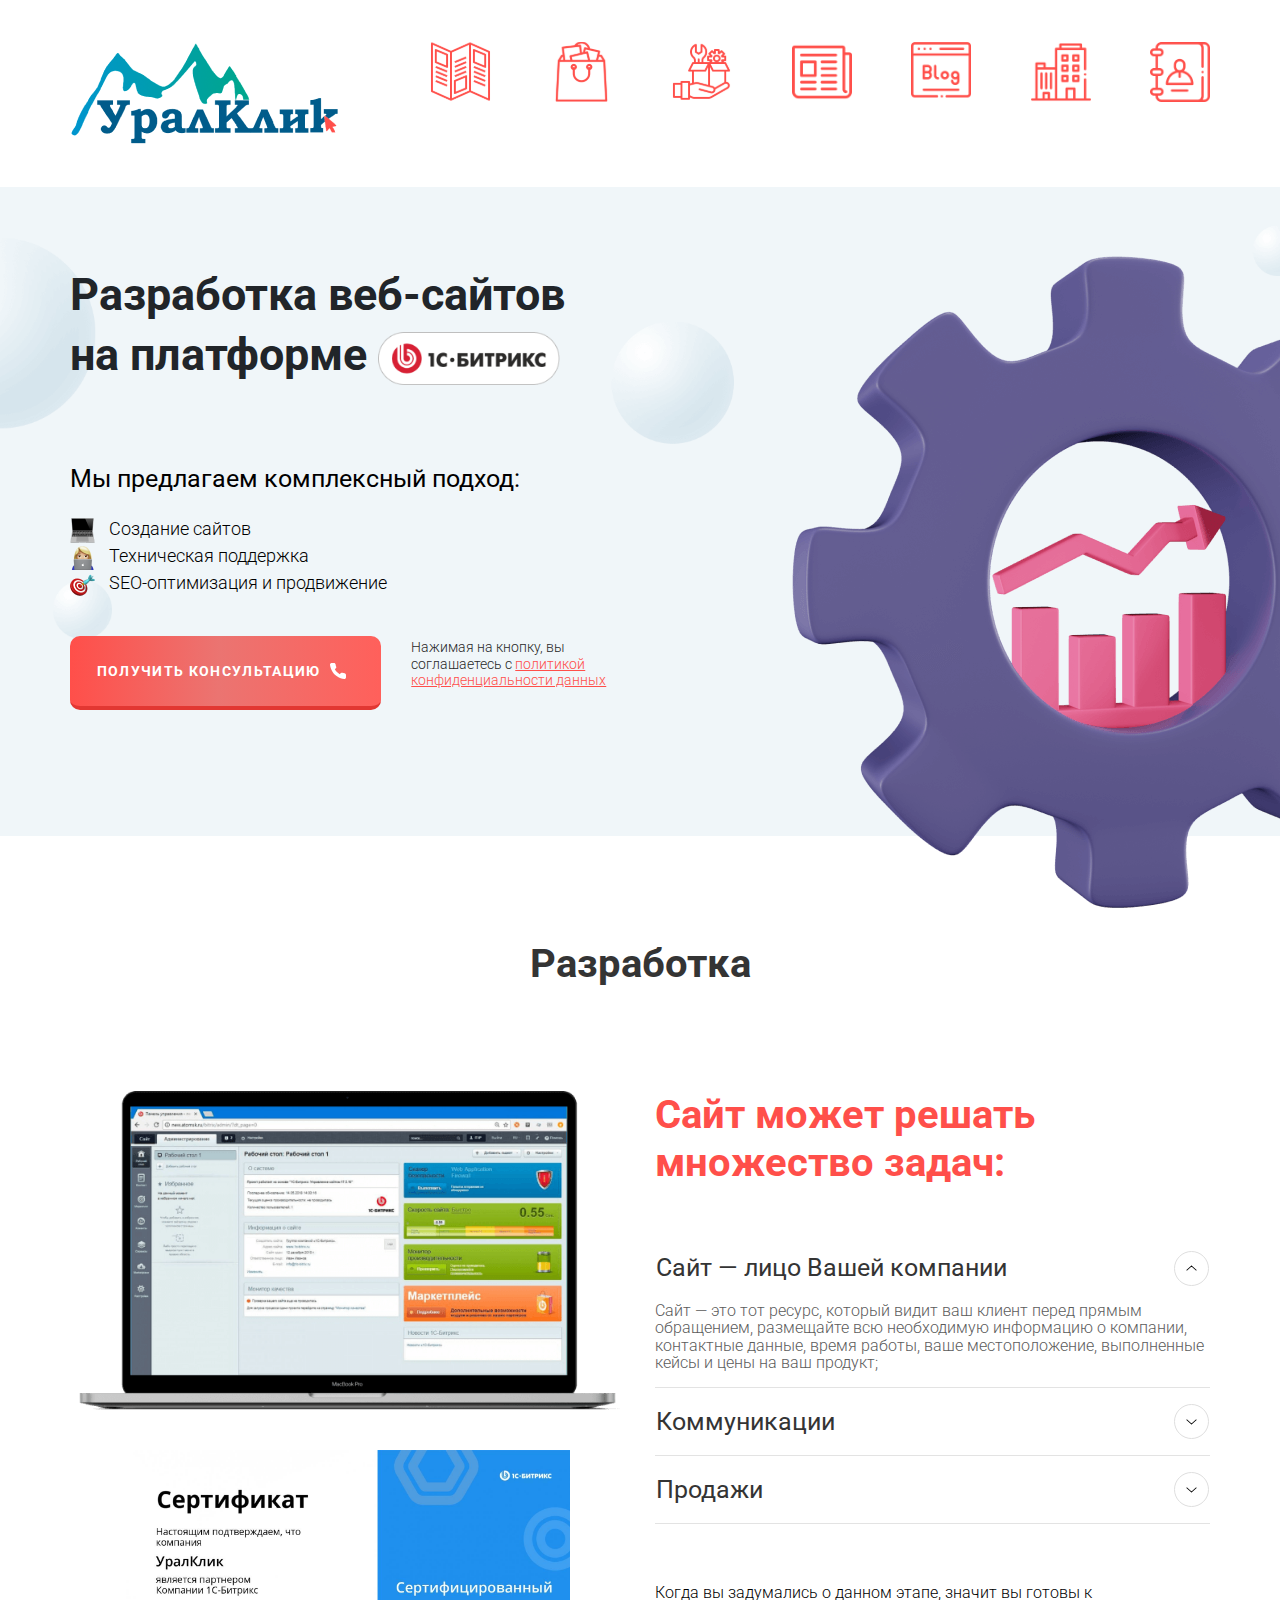
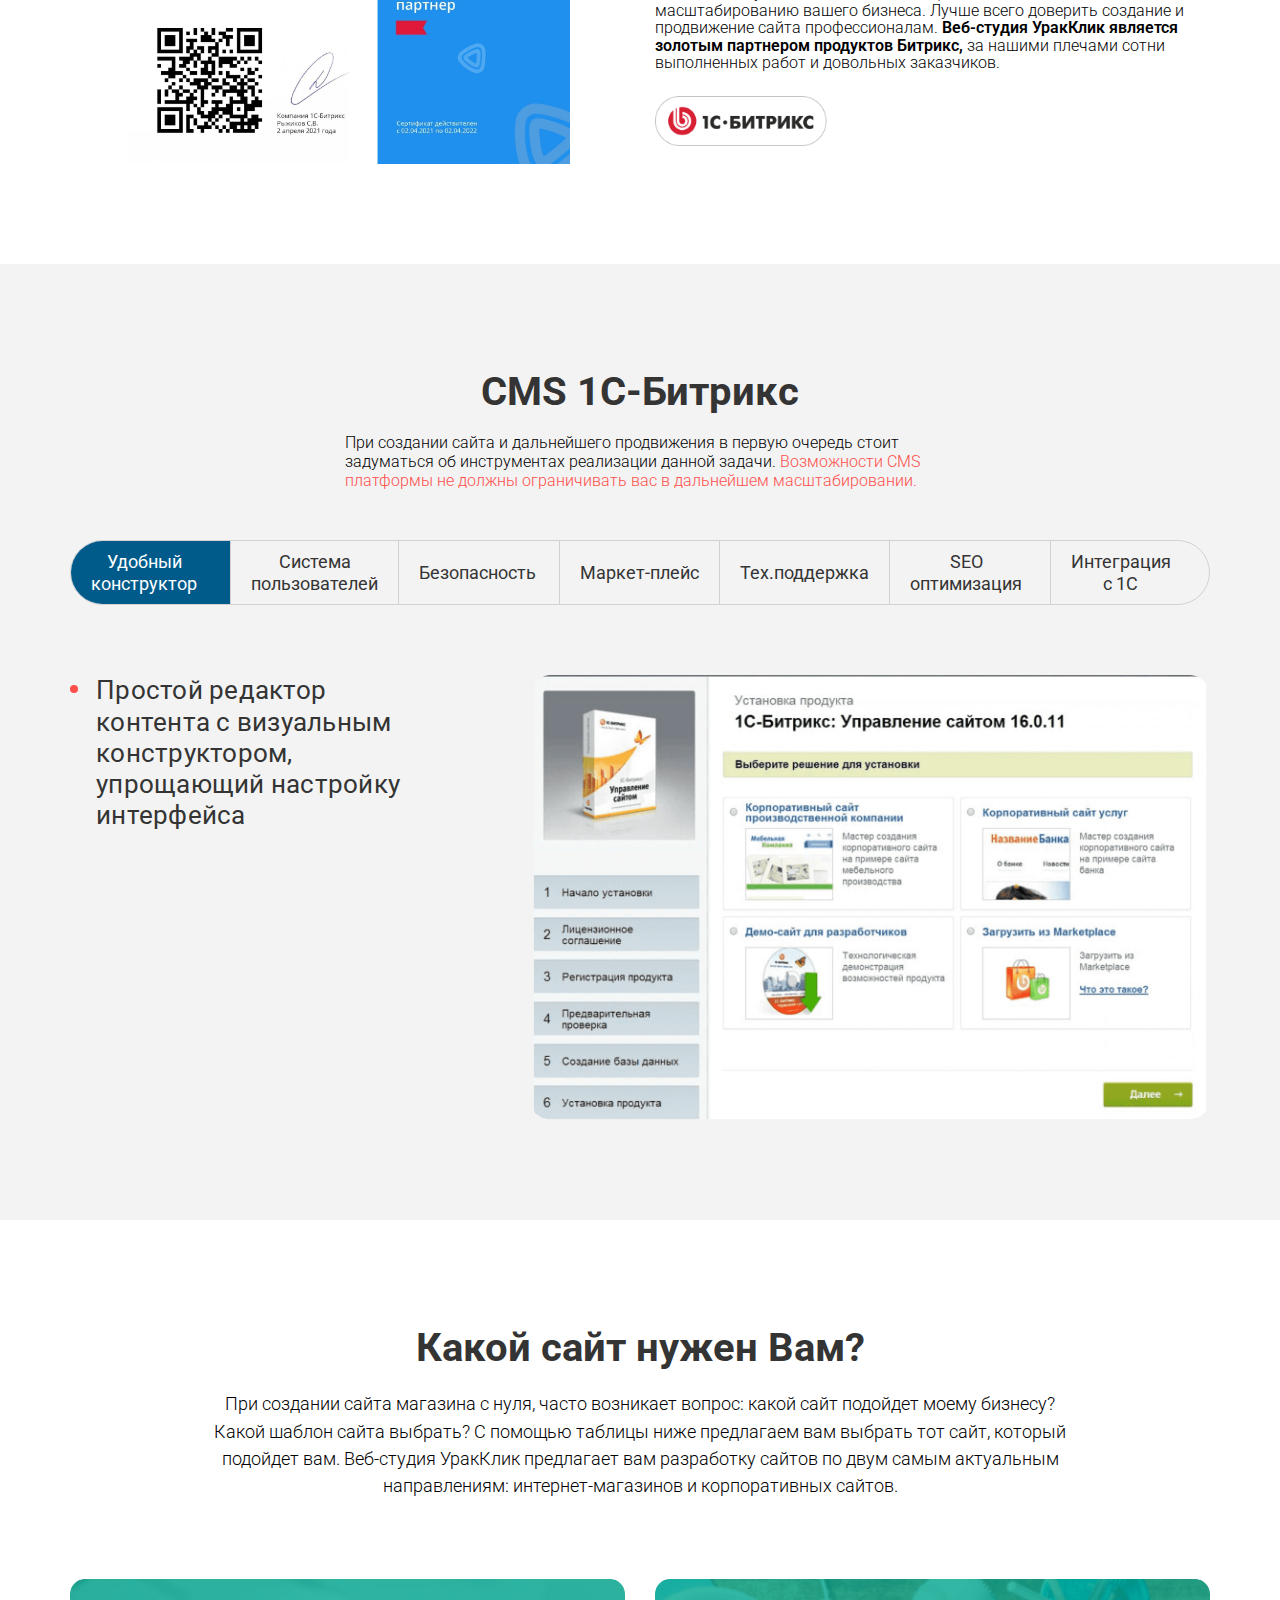
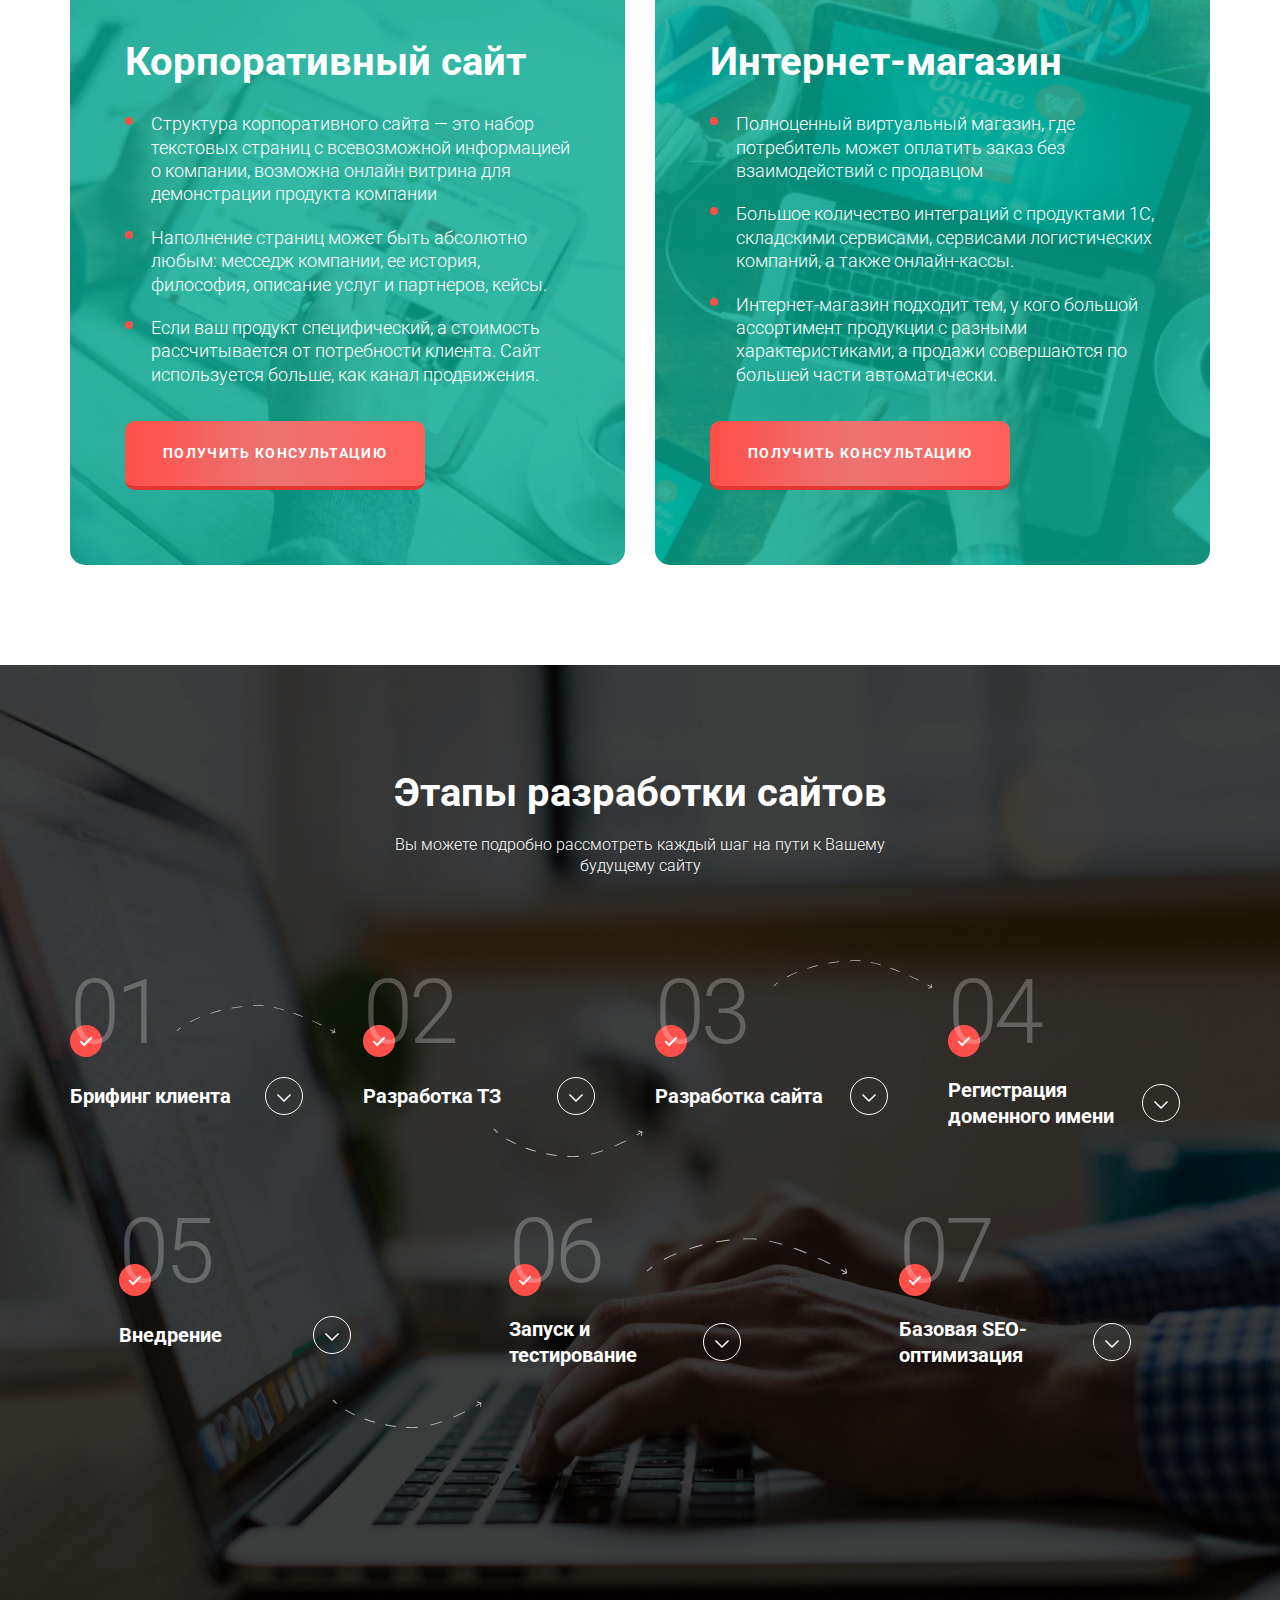
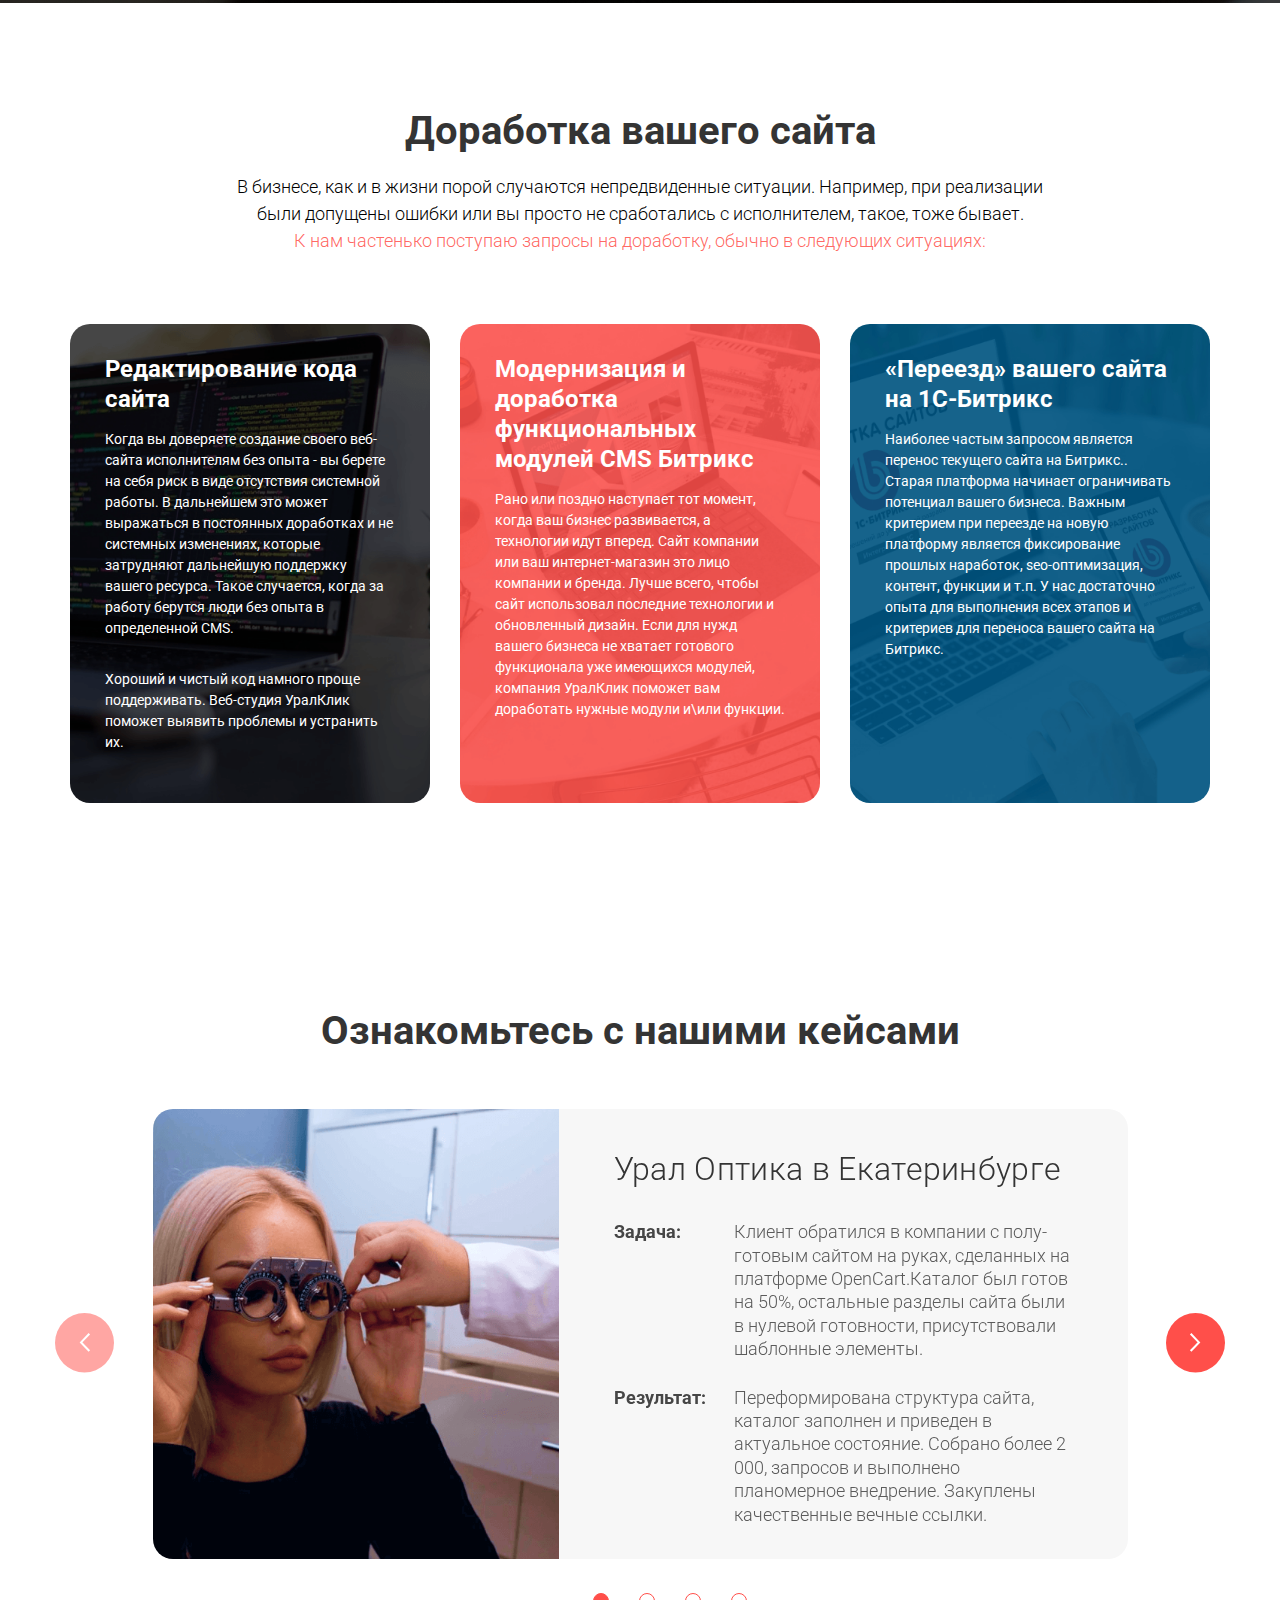
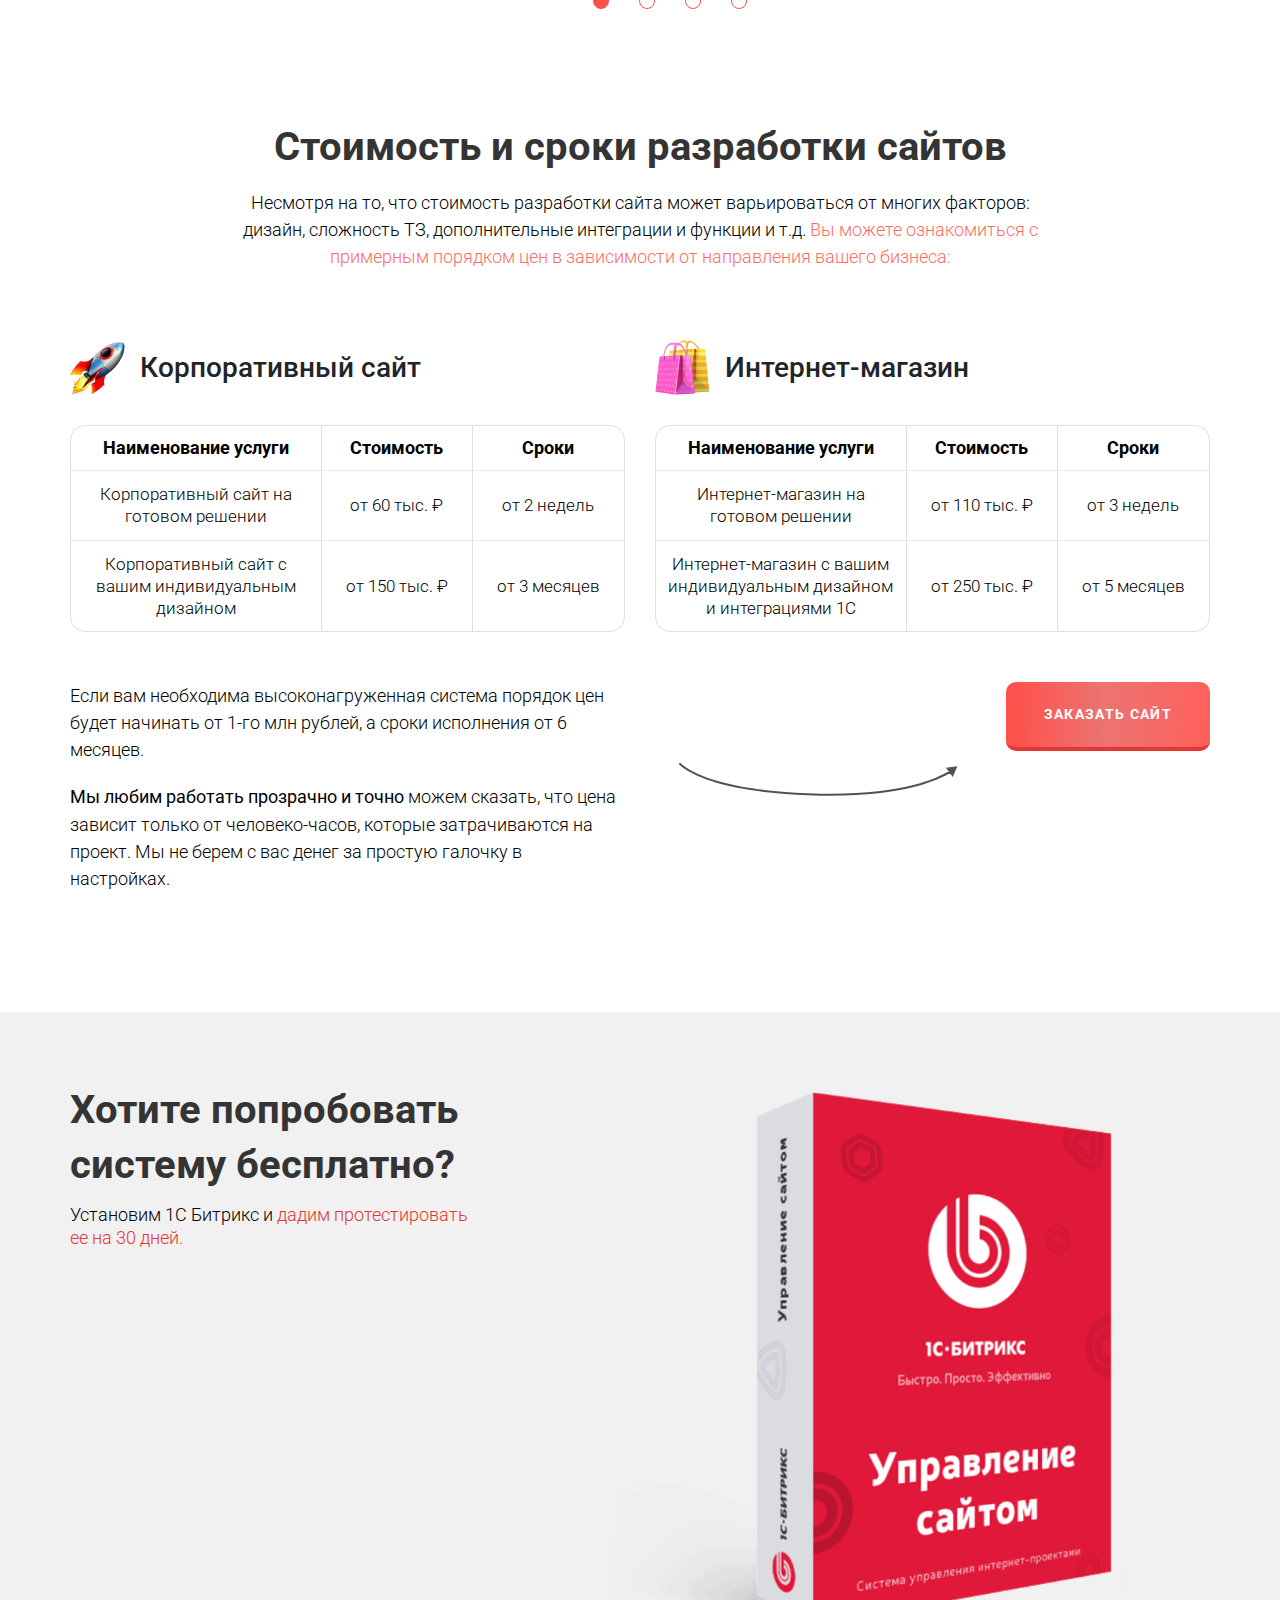
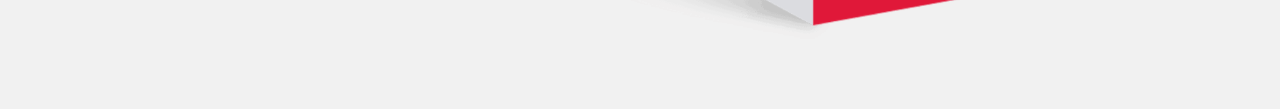
<file: index.html>
<!DOCTYPE html>
<html lang="en">
<head>
	<link rel="stylesheet" type="text/css" href="css/normalize.css" media="screen">
	<link rel="stylesheet" type="text/css" href="libs/bootstrap4/bootstrap.min.css" media="screen">
	<link rel="stylesheet" type="text/css" href="css/owl.carousel.min.css" media="screen">
	<link href="css/lightbox.min.css" rel="stylesheet" />
	<link rel="stylesheet icon" type="text/css" href="css/style.css" media="screen">
	<meta name="viewport" content="width=device-width, initial-scale=1.0">
	<meta charset="UTF-8">
	<title>Document</title>
</head>
<body>
	<div class="wrapper">
		<header class="header">
			<div class="container">
				<div class="row">
					
				</div>
			</div>
		</header>

		<main>

			<section class="top-sec">
				<div class="container">
					<div class="row">
						<div class="col-lg-12">
							<div class="top-items">
								<div class="logo"><a href="#!"><img src="images/logo.png" alt=""></a></div>
								<a href="#!"><img src="images/head-icon1.svg" alt=""></a>
								<a href="#!"><img src="images/head-icon2.svg" alt=""></a>
								<a href="#!"><img src="images/head-icon3.svg" alt=""></a>
								<a href="#!"><img src="images/head-icon4.png" alt=""></a>
								<a href="#!"><img src="images/head-icon5.png" alt=""></a>
								<a href="#!"><img src="images/head-icon6.png" alt=""></a>
								<a href="#!"><img src="images/head-icon7.png" alt=""></a>
							</div>
						</div>
					</div>
				</div>
			</section>

			<section class="main-sec">
				<div class="container">
					<div class="row">
						<div class="col-lg-7 col-md-8">
							<div class="main-left">
								<div class="main-title">
									<h1>Разработка веб-сайтов <br> на платформе <span><img src="images/1c-bitrix2.png" alt=""></span></h1>
								</div>
								<div class="main-info">
									<h2>Мы предлагаем комплексный подход:</h2>
									<div class="main-items">
										<p><img src="images/main-icon1.png" alt=""> Создание сайтов</p>
										<p><img src="images/main-icon2.png" alt=""> Техническая поддержка</p>
										<p><img src="images/main-icon3.png" alt=""> SEO-оптимизация и продвижение</p>
									</div>
								</div>
							</div>
							<div class="main-form">
								<form action="#!" id="main-form">
									<div class="row">
										<div class="col-lg-6 form-btn pc">
											<script data-b24-form="click/38/ad65cn" data-skip-moving="true"> (function(w,d,u){ var s=d.createElement('script');s.async=true;s.src=u+'?'+(Date.now()/180000|0); var h=d.getElementsByTagName('script')[0];h.parentNode.insertBefore(s,h); })(window,document,'https://cdn-ru.bitrix24.ru/b8090091/crm/form/loader_38.js'); </script>
											<button type="button" id="main-btn">получить консультацию <img src="images/tel-icon.svg" alt=""></button>
										</div>
										<div class="col-lg-6 form-btn mob">
											<script data-b24-form="inline/5/ehgp5h" data-skip-moving="true">
												(function(w,d,u){
													var s=d.createElement('script');s.async=true;s.src=u+'?'+(Date.now()/180000|0);
													var h=d.getElementsByTagName('script')[0];h.parentNode.insertBefore(s,h);
												})(window,document,'https://cdn-ru.bitrix24.ru/b8090091/crm/form/loader_5.js');
											</script>											
										</div>
										<div class="col-lg-6 form-text">
											<p>Нажимая на кнопку, вы соглашаетесь с <a href="#!">политикой конфиденциальности данных</a></p>
										</div>
									</div>
								</form>
							</div>
						</div>
						<div class="col-lg-5 col-md-4">
							<div class="main-right">
								<img src="images/main-img.png" alt="">
							</div>
						</div>
					</div>
				</div>
			</section>

			<section class="development-sec">
				<div class="container">
					<div class="row">
						<div class="col-lg-12 title">
							<h2>Разработка</h2>
						</div>
					</div>
					<div class="row">
						<div class="col-lg-6 dev-left-col">
							<div class="dev-left">
								<div class="dev-img">
									<img src="images/laptop-img.png" alt="">
								</div>
								<div class="dev-sertificate">
									<a class="example-image-link ser" href="images/sertificat-img.jpeg" data-lightbox="example-1">
										<img class="example-image" src="images/sertificat-img.jpeg" alt="image-1" />
									</a>
								</div>
							</div>
						</div>
						<div class="col-lg-6 dev-right-col">
							<div class="dev-right">
								<h3>Сайт может решать <br>множество задач:</h3>
								<div class="dev-text">
									<div class="accordion" id="accordionExample">
										<div class="card">
										  <div class="card-header" id="headingOne">
											<h2 class="mb-0">
											  <button class="btn btn-link btn-block text-left" type="button" data-toggle="collapse" data-target="#collapseOne" aria-expanded="true" aria-controls="collapseOne">
												Сайт — лицо Вашей компании <img src="images/accardion-arrow.svg" alt="">
											  </button>
											</h2>
										  </div>
									  
										  <div id="collapseOne" class="collapse show" aria-labelledby="headingOne" data-parent="#accordionExample">
											<div class="card-body">
												Сайт — это тот ресурс, который видит ваш клиент перед прямым обращением, размещайте всю необходимую информацию о компании, контактные данные, время работы, ваше местоположение, выполненные кейсы и цены на ваш продукт;
											</div>
										  </div>
										</div>
										<div class="card">
										  <div class="card-header" id="headingTwo">
											<h2 class="mb-0">
											  <button class="btn btn-link btn-block text-left collapsed" type="button" data-toggle="collapse" data-target="#collapseTwo" aria-expanded="false" aria-controls="collapseTwo">
												Коммуникации <img src="images/accardion-arrow.svg" alt="">
											  </button>
											</h2>
										  </div>
										  <div id="collapseTwo" class="collapse" aria-labelledby="headingTwo" data-parent="#accordionExample">
											<div class="card-body">
												Связь с вашим клиентом удобным ему способом, онлайн чат, формы обратной связи, обратный звонок.;
											</div>
										  </div>
										</div>
										<div class="card">
										  <div class="card-header" id="headingThree">
											<h2 class="mb-0">
											  <button class="btn btn-link btn-block text-left collapsed" type="button" data-toggle="collapse" data-target="#collapseThree" aria-expanded="false" aria-controls="collapseThree">
												Продажи <img src="images/accardion-arrow.svg" alt="">
											  </button>
											</h2>
										  </div>
										  <div id="collapseThree" class="collapse" aria-labelledby="headingThree" data-parent="#accordionExample">
											<div class="card-body">
												Сайт как  рекламный инструмент, который может приводить новых клиентов, используя возможности продвижения в поисковых системах.
											</div>
										  </div>
										</div>
									</div>
								</div>
								<div class="dev-end">
									<p>Когда вы задумались о данном этапе, значит вы готовы к масштабированию вашего бизнеса. Лучше всего доверить создание и продвижение сайта профессионалам. <span>Веб-студия УракКлик является золотым партнером продуктов Битрикс,</span> за нашими плечами сотни выполненных работ и довольных заказчиков.</p>
									<a href="#!"><img src="images/1c-bitrix2.png" alt=""></a>
								</div>
							</div>
						</div>
					</div>
				</div>
			</section>

			<section class="cms-sec">
				<div class="container">
					<div class="row">
						<div class="col-lg-12 title">
							<h2>CMS 1C-Битрикс</h2>
							<p>При создании сайта и дальнейшего продвижения в первую очередь стоит задуматься об инструментах реализации данной задачи. <span>Возможности CMS платформы не должны ограничивать вас в дальнейшем масштабировании.</span></p>
						</div>
					</div>
					<div class="row">
						<div class="col-lg-12">
							<ul class="nav nav-pills mb-3" id="pills-tab" role="tablist">
								<img src="images/nav-item-arrow.svg" alt="" class="mob-icon">
								<li class="nav-item active" role="presentation">
								  <a class="nav-link active" id="pills-one-tab" data-toggle="pill" href="#pills-one" role="tab" aria-controls="pills-one" aria-selected="true">Удобный <br> конструктор</a>
								</li>
								<li class="nav-item" role="presentation">
								  <a class="nav-link" id="pills-two-tab" data-toggle="pill" href="#pills-two" role="tab" aria-controls="pills-two" aria-selected="false">Система <br> пользователей</a>
								</li>
								<li class="nav-item" role="presentation">
								  <a class="nav-link" id="pills-three-tab" data-toggle="pill" href="#pills-three" role="tab" aria-controls="pills-three" aria-selected="false">Безопасность</a>
								</li>
								<li class="nav-item" role="presentation">
									<a class="nav-link" id="pills-four-tab" data-toggle="pill" href="#pills-four" role="tab" aria-controls="pills-four" aria-selected="false">Маркет-плейс</a>
								  </li>
								  <li class="nav-item" role="presentation">
									<a class="nav-link" id="pills-five-tab" data-toggle="pill" href="#pills-five" role="tab" aria-controls="pills-five" aria-selected="false">Тех.поддержка</a>
								  </li>
								  <li class="nav-item" role="presentation">
									<a class="nav-link" id="pills-six-tab" data-toggle="pill" href="#pills-six" role="tab" aria-controls="pills-six" aria-selected="false">SEO <br> оптимизация</a>
								  </li>
								  <li class="nav-item" role="presentation">
									<a class="nav-link" id="pills-seven-tab" data-toggle="pill" href="#pills-seven" role="tab" aria-controls="pills-seven" aria-selected="false">Интеграция <br> с 1С</a>
								  </li>
							  </ul>
							  <div class="tab-content" id="pills-tabContent">
								<div class="tab-pane fade show active" id="pills-one" role="tabpanel" aria-labelledby="pills-one-tab">
									<div class="row">
										<div class="col-lg-4 tab-content-text">
											<div class="tab-text">
												<p>Простой редактор контента с визуальным конструктором, упрощающий настройку интерфейса</p>
											</div>
										</div>
										<div class="col-lg-8 tab-content-img">
											<div class="tab-img">
												<img src="images/crm-img.png" alt="">
											</div>
										</div>
									</div>
								</div>

								<div class="tab-pane fade" id="pills-two" role="tabpanel" aria-labelledby="pills-two-tab">
									<div class="row">
										<div class="col-lg-4 tab-content-text">
											<div class="tab-text">
												<p>Удобная система групп для управления правами пользователя</p>
											</div>
										</div>
										<div class="col-lg-8 tab-content-img">
											<div class="tab-img">
												<img src="images/crm-img2.png" alt="">
											</div>
										</div>
									</div>
								</div>
								
								<div class="tab-pane fade" id="pills-three" role="tabpanel" aria-labelledby="pills-three-tab">
									<div class="row">
										<div class="col-lg-4 tab-content-text">
											<div class="tab-text">
												<p>Инструменты для обеспечения безопасности встроенные в CMS</p>
											</div>
										</div>
										<div class="col-lg-8 tab-content-img">
											<div class="tab-img">
												<img src="images/crm-img3.png" alt="">
											</div>
										</div>
									</div>
								</div>

								<div class="tab-pane fade" id="pills-four" role="tabpanel" aria-labelledby="pills-four-tab">
									<div class="row">
										<div class="col-lg-4 tab-content-text">
											<div class="tab-text">
												<p>Крупный маркетплейс приложений для интеграции с другими сервисами и расширением базовых возможностей </p>
											</div>
										</div>
										<div class="col-lg-8 tab-content-img">
											<div class="tab-img">
												<img src="images/crm-img4.png" alt="">
											</div>
										</div>
									</div>
								</div>

								<div class="tab-pane fade" id="pills-five" role="tabpanel" aria-labelledby="pills-five-tab">
									<div class="row">
										<div class="col-lg-4 tab-content-text">
											<div class="tab-text">
												<p>Стабильная поддержка и обновления системы, документация на русском языке.</p>
											</div>
										</div>
										<div class="col-lg-8 tab-content-img">
											<div class="tab-img">
												<img src="images/crm-img5.png" alt="">
											</div>
										</div>
									</div>
								</div>

								<div class="tab-pane fade" id="pills-six" role="tabpanel" aria-labelledby="pills-six-tab">
									<div class="row">
										<div class="col-lg-4 tab-content-text">
											<div class="tab-text">
												<p>Возможность для СЕО продвижения сразу после создания проекта</p>
											</div>
										</div>
										<div class="col-lg-8 tab-content-img">
											<div class="tab-img">
												<img src="images/crm-img6.png" alt="">
											</div>
										</div>
									</div>
								</div>

								<div class="tab-pane fade" id="pills-seven" role="tabpanel" aria-labelledby="pills-seven-tab">
									<div class="row">
										<div class="col-lg-4 tab-content-text">
											<div class="tab-text">
												<p>Обновление информации по ценам и наличию из вашего каталога 1С</p>
											</div>
										</div>
										<div class="col-lg-8 tab-content-img">
											<div class="tab-img">
												<img src="images/crm-img7.png" alt="">
											</div>
										</div>
								</div>
							</div>
						</div>
					</div>
				</div>
			</section>

			<section class="what-site">
				<div class="container">
					<div class="row">
						<div class="col-lg-12 title">
							<h2>Какой сайт нужен Вам?</h2>
							<p>При создании сайта магазина с нуля, часто возникает вопрос: какой сайт подойдет моему бизнесу? Какой шаблон сайта выбрать? С помощью таблицы ниже предлагаем вам выбрать тот сайт, который подойдет вам.  Веб-студия УракКлик предлагает вам разработку сайтов по двум самым актуальным направлениям: интернет-магазинов и корпоративных сайтов.</p>
						</div>
					</div>
					<div class="row">
						<div class="col-lg-6 col-md-6">
							<div class="site-left site-block">
								<h2>Корпоративный сайт</h2>
								<ul>
									<li>Структура корпоративного сайта — это набор текстовых страниц с всевозможной информацией 
										о компании, возможна онлайн витрина для демонстрации продукта компании</li>
									<li>Наполнение страниц может быть абсолютно любым: месседж компании, ее история, философия, описание услуг и партнеров, кейсы.</li>
									<li>Если ваш продукт специфический, а стоимость рассчитывается от потребности клиента. Сайт используется больше, как канал продвижения.</li>
								</ul>
								<script data-b24-form="click/38/ad65cn" data-skip-moving="true"> (function(w,d,u){ var s=d.createElement('script');s.async=true;s.src=u+'?'+(Date.now()/180000|0); var h=d.getElementsByTagName('script')[0];h.parentNode.insertBefore(s,h); })(window,document,'https://cdn-ru.bitrix24.ru/b8090091/crm/form/loader_38.js'); </script>
								<a href="#!">получить консультацию</a>
							</div>
						</div>
						<div class="col-lg-6 col-md-6">
							<div class="site-right site-block">
								<h2>Интернет-магазин</h2>
								<ul>
									<li>Полноценный виртуальный магазин, где потребитель может оплатить заказ без взаимодействий с продавцом</li>
									<li>Большое количество интеграций с продуктами 1С, складскими сервисами, сервисами логистических компаний, а также онлайн-кассы.</li>
									<li>Интернет-магазин подходит тем, у кого большой ассортимент продукции с разными характеристиками, а продажи совершаются по большей части автоматически.</li>
								</ul>
								<script data-b24-form="click/38/ad65cn" data-skip-moving="true"> (function(w,d,u){ var s=d.createElement('script');s.async=true;s.src=u+'?'+(Date.now()/180000|0); var h=d.getElementsByTagName('script')[0];h.parentNode.insertBefore(s,h); })(window,document,'https://cdn-ru.bitrix24.ru/b8090091/crm/form/loader_38.js'); </script>
								<a href="#!">получить консультацию</a>
							</div>
						</div>
					</div>
				</div>
			</section>

			<section class="steps-development">
				<div class="container">
					<div class="row">
						<div class="col-lg-12 title white">
							<h2>Этапы разработки сайтов</h2>
							<p>Вы можете подробно рассмотреть каждый шаг на пути к Вашему <br>будущему сайту</p>
						</div>
					</div>
					<div class="row steps-rov">
						<div class="col-lg-3 col-md-6 steps-col one">
							<div class="steps-item">
								<div class="steps-num">
									<span class="num">01</span>
									<span><img src="images/red-check-icon.svg" alt=""></span>
									<img src="images/line-one.svg" alt="" class="line-one">
								</div>
								<div class="step-drop">
									<button class="step-btn" type="button">
										<span>Брифинг клиента</span> <img src="images/drop-icon.svg" alt="">
									</button>
									<div class="step-menu one">
										<p>Согласование целей и задач:</p>
										<ul>
											<li>Анализ бизнес направления, <br> изучение рыночной ниши, <br> краткий обзор ключевых <br> конкурентов, <br> определение ЦА.</li>
											<li>Определение главной концепции  сайта – выбор макета:  корпоративный сайт  или сайт интернет-магазина.  </li>
										</ul>
										<p>Заключение договора на создание, <br> или реконструкцию сайта.</p>
									</div>
								  </div>
							</div>
						</div>
						<div class="col-lg-3 col-md-6 steps-col two">
							<div class="steps-item">
								<div class="steps-num adap-num active">
									<span class="num">02</span>
									<span><img src="images/red-check-icon.svg" alt=""></span>
									<img src="images/line-two.svg" alt="" class="line-two adap-line">
								</div>
								<div class="step-drop">
									<button class="step-btn adap-btn" type="button">
										<span>Разработка ТЗ</span> <img src="images/drop-icon.svg" alt="">
									</button>
									<div class="step-menu two">
										<p>Карта сайта, структура сайта, какие страницы, куда уводят, какой будет фирменный стиль, логотип, фавикон и другие необходимые элементы</p>
									</div>
								</div>
							</div>
						</div>
						<div class="col-lg-3 col-md-6 steps-col three">
							<div class="steps-item">
								<div class="steps-num">
									<span class="num">03</span>
									<span><img src="images/red-check-icon.svg" alt=""></span>
									<img src="images/line-one.svg" alt="" class="line-one">
								</div>
								<div class="step-drop">
									<button class="step-btn" type="button">
										<span>Разработка сайта</span> <img src="images/drop-icon.svg" alt="">
									</button>
									<div class="step-menu three">
										<p>Создание сайта в соответствии с ТЗ, наполнение контентом, уникальный дизайн и фирменный стиль доработка в соответствии с пожеланиями необходимого функционала</p>
									</div>
								</div>
							</div>
						</div>
						<div class="col-lg-3 col-md-6 steps-col four">
							<div class="steps-item">
								<div class="steps-num">
									<span class="num">04</span>
									<span><img src="images/red-check-icon.svg" alt=""></span>
								</div>
								<div class="step-drop">
									<button class="step-btn" type="button">
										<span>Регистрация доменного имени</span> <img src="images/drop-icon.svg" alt="">
									</button>
									<div class="step-menu four">
										<p>Создание сайта в соответствии с ТЗ, наполнение контентом, уникальный дизайн и фирменный стиль доработка в соответствии с пожеланиями необходимого функционала</p>
									</div>
								</div>
							</div>
						</div>

						<div class="col-lg-3 col-md-6 steps-col five">
							<div class="steps-item">
								<div class="steps-num">
									<span class="num">05</span>
									<span><img src="images/red-check-icon.svg" alt=""></span>
									<img src="images/line-two.svg" alt="" class="line-two">
								</div>
								<div class="step-drop">
									<button class="step-btn" type="button">
										<span>Внедрение</span> <img src="images/drop-icon.svg" alt="">
									</button>
									<div class="step-menu five">
										<p>Интегрируем с 1с, внедряем CRM, подключаем IP телефонию, интегрируем с соц. сетями и необходимыми сервисами.</p>
									</div>
								</div>
							</div>
						</div>
						<div class="col-lg-3 col-md-6 steps-col six">
							<div class="steps-item">
								<div class="steps-num">
									<span class="num">06</span>
									<span><img src="images/red-check-icon.svg" alt=""></span>
									<img src="images/line-one.svg" alt="" class="line-one">
								</div>
								<div class="step-drop">
									<button class="step-btn" type="button">
										<span>Запуск и тестирование</span> <img src="images/drop-icon.svg" alt="">
									</button>
									<div class="step-menu six">
										<p>Сначала тестируем, потом запускаем сайт в работу. Согласование рекламной компании.</p>
									</div>
								</div>
							</div>
						</div>
						<div class="col-lg-3 col-md-6 steps-col seven">
							<div class="steps-item">
								<div class="steps-num">
									<span class="num">07</span>
									<span><img src="images/red-check-icon.svg" alt=""></span>
								</div>
								<div class="step-drop">
									<button class="step-btn" type="button">
										<span>Базовая SEO-оптимизация</span> <img src="images/drop-icon.svg" alt="">
									</button>
									<div class="step-menu seven">
										<p>Базовая SEO-оптимизация – подключение к сайту систем веб-аналитики от Google и Яндекс, создание sitemap.xml и robots.txt, технический аудит (проверка сайта на вероятные ошибки HTML– корректировка ошибок, доработка сайта).</p>
									</div>
								</div>
							</div>
						</div>
					</div>
				</div>
			</section>

			<section class="revision-sec">
				<div class="container">
					<div class="row">
						<div class="col-lg-12 title">
							<h2>Доработка вашего сайта</h2>
							<p>В бизнесе, как и в жизни порой случаются непредвиденные ситуации. Например, при реализации были допущены ошибки или вы просто не сработались с исполнителем, такое, тоже бывает. <br> <span>К нам частенько поступаю запросы на доработку, обычно в следующих ситуациях:</span></p>
						</div>
					</div>
					<div class="row for-pc-and-mob">
						<div class="col-lg-4">
							<div class="revision-item one">
								<h3>Редактирование кода сайта</h3>
								<p>Когда вы доверяете создание своего веб-сайта исполнителям без опыта - вы берете на себя риск в виде отсутствия системной работы. В дальнейшем это может выражаться в постоянных доработках и не системных изменениях, которые затрудняют дальнейшую поддержку вашего ресурса. Такое случается, когда за работу берутся люди без опыта в определенной CMS. </p>
								<p>Хороший и чистый код намного проще поддерживать. Веб-студия УралКлик поможет выявить проблемы и устранить их.</p>
							</div>
						</div>
						<div class="col-lg-4">
							<div class="revision-item two">
								<h3>Модернизация и доработка функциональных модулей CMS Битрикс</h3>
								<p>Рано или поздно наступает тот момент, когда ваш бизнес развивается, а технологии идут вперед. Сайт компании или ваш интернет-магазин это лицо компании и бренда. Лучше всего, чтобы сайт использовал последние технологии и обновленный дизайн. Если для нужд вашего бизнеса не хватает готового функционала уже имеющихся модулей, компания УралКлик поможет вам доработать нужные модули и\или функции.</p>
							</div>
						</div>
						<div class="col-lg-4">
							<div class="revision-item three">
								<h3>«Переезд» вашего сайта на 1С-Битрикс</h3>
								<p>Наиболее частым запросом является перенос текущего сайта на Битрикс.. Старая платформа начинает ограничивать потенциал вашего бизнеса. Важным критерием при переезде на новую платформу является фиксирование прошлых наработок, seo-оптимизация, контент, функции и т.п. У нас достаточно опыта для выполнения всех этапов и критериев для переноса вашего сайта на Битрикс.</p>
							</div>
						</div>
					</div>
					<div class="row for-tab tab-slide">
						<div class="col-lg-12">
							<div class="revision-item one">
								<h3>Редактирование кода сайта</h3>
								<p>Когда вы доверяете создание своего веб-сайта исполнителям без опыта - вы берете на себя риск в виде отсутствия системной работы. В дальнейшем это может выражаться в постоянных доработках и не системных изменениях, которые затрудняют дальнейшую поддержку вашего ресурса. Такое случается, когда за работу берутся люди без опыта в определенной CMS. </p>
								<p>Хороший и чистый код намного проще поддерживать. Веб-студия УралКлик поможет выявить проблемы и устранить их.</p>
							</div>
						</div>
						<div class="col-lg-12">
							<div class="revision-item two">
								<h3>Модернизация и доработка функциональных модулей CMS Битрикс</h3>
								<p>Рано или поздно наступает тот момент, когда ваш бизнес развивается, а технологии идут вперед. Сайт компании или ваш интернет-магазин это лицо компании и бренда. Лучше всего, чтобы сайт использовал последние технологии и обновленный дизайн. Если для нужд вашего бизнеса не хватает готового функционала уже имеющихся модулей, компания УралКлик поможет вам доработать нужные модули и\или функции.</p>
							</div>
						</div>
						<div class="col-lg-12">
							<div class="revision-item three">
								<h3>«Переезд» вашего сайта на 1С-Битрикс</h3>
								<p>Наиболее частым запросом является перенос текущего сайта на Битрикс.. Старая платформа начинает ограничивать потенциал вашего бизнеса. Важным критерием при переезде на новую платформу является фиксирование прошлых наработок, seo-оптимизация, контент, функции и т.п. У нас достаточно опыта для выполнения всех этапов и критериев для переноса вашего сайта на Битрикс.</p>
							</div>
						</div>
					</div>
				</div>
			</section>

			<section class="keys-sec">
				<div class="container">
					<div class="row">
						<div class="col-lg-12 title">
							<h2>Ознакомьтесь с нашими кейсами </h2>
						</div>
					</div>
					<div class="keys-slide-block">
						<div class="row slide-rov">
							<div class="col-lg-10 keys-slide">
								<div class="row slide-block">
									<div class="col-lg-5 slide-col pl-0 pr-0">
										<div class="slide-img">
											<img src="images/slide-img.png" alt="">
										</div>
									</div>
									<div class="col-lg-7 slide-col">
										<div class="slide-right">
											<h3>Урал Оптика в Екатеринбурге</h3>
											<div class="slide-text">
												<h4>Задача:</h4>
												<p>Клиент обратился в компании с полу-готовым сайтом на руках, сделанных на платформе OpenCart.Каталог был готов на 50%, остальные разделы сайта были в нулевой готовности, присутствовали шаблонные элементы.</p>
											</div>
											<div class="slide-text">
												<h4>Результат:</h4>
												<div class="slide-in">
													<p>Переформирована структура сайта, каталог заполнен и приведен в актуальное состояние. Собрано более 2 000, запросов и выполнено планомерное внедрение. Закуплены качественные вечные ссылки.</p>
													<a href="https://uralclick.ru/projects/prodvizhenie/optica/">подробнее</a>
												</div>
											</div>
										</div>
									</div>
								</div>
								<div class="row slide-block">
									<div class="col-lg-5 slide-col slide-img">
										<img src="images/slide-img2.jpg" alt="">
									</div>
									<div class="col-lg-7 slide-col slide-right">
										<h3>Заголовок  Завод по производству труб ППУ</h3>
										<div class="slide-text">
											<h4>Задача:</h4>
											<p>Представители руководства ООО «САЙВЕРХОТ» обратились в нашу компанию с задачами подготовить новый проект, который реализовывал все возможности старого сайта, но и добавил принципиально новые.</p>
										</div>
										<div class="slide-text">
											<h4>Результат:</h4>
											<div class="slide-in">
												<p>Полностью обновили структуру сайта в соответствии с требованиями и ожиданиями заказчика.
													Собрали новое семантическое ядро и на его основании подготовили...</p>
												<a href="https://uralclick.ru/projects/prodvizhenie/sayverkhot/">подробнее</a>
											</div>
										</div>
									</div>
								</div>
								<div class="row slide-block">
									<div class="col-lg-5 slide-col pl-0 pr-0">
										<div class="slide-img">
											<img src="images/slide-img3.jpg" alt="">
										</div>
									</div>
									<div class="col-lg-7 slide-col">
										<div class="slide-right">
											<h3>Сайт магазина тактического снаряжения г.Махачкала</h3>
											<div class="slide-text">
												<h4>Задача:</h4>
												<p>Внести правки в визуальную часть сайта,  увеличить количество продаж.</p>
											</div>
											<div class="slide-text">
												<h4>Результат:</h4>
												<div class="slide-in">
													<p>В среднем 800 посещений в течение одних суток; Глубина просмотра 5,8 страниц; Время просмотра 4 мин и 21 сек.</p>
													<a href="https://uralclick.ru/projects/razrabotka-saytov/taktika/">подробнее</a>
												</div>
											</div>
										</div>
									</div>
								</div>
								<div class="row slide-block">
									<div class="col-lg-5 slide-col pl-0 pr-0">
										<div class="slide-img">
											<img src="images/slide-img4.jpg" alt="">
										</div>
									</div>
									<div class="col-lg-7 slide-col">
										<div class="slide-right">
											<h3>Сайт автосервиса "Альфа 52" в Нижнем Новгороде</h3>
											<div class="slide-text">
												<h4>Задача:</h4>
												<p>У заказчика был старый сайт, без мобильной версии и на самописной CMS, необходимо было обновиться и начать догонять конкурентов.</p>
											</div>
											<div class="slide-text">
												<h4>Результат:</h4>
												<div class="slide-in">
													<p>Запуск сайта на готовом решении за 1 мес. Полностью адаптивный диазйн под мобильные.</p>
													<a href="https://uralclick.ru/projects/prodvizhenie/alfa/">подробнее</a>
												</div>
											</div>
										</div>
									</div>
								</div>
							</div>
						</div>
					</div>
				</div>
			</section>

			<section class="development-info">
				<div class="container">
					<div class="row">
						<div class="col-lg-12 title">
							<h2>Стоимость и сроки разработки сайтов</h2>
							<p>Несмотря на то, что стоимость разработки сайта может варьироваться от многих факторов: дизайн, сложность ТЗ, дополнительные интеграции и функции и т.д. <span>Вы можете ознакомиться с примерным порядком цен в зависимости от направления вашего бизнеса:</span></p>
						</div>
					</div>
					<div class="row">
						<div class="col-lg-6">
							<div class="info-block left-info">
								<h3><img src="images/info-icon1.png" alt="">Корпоративный сайт</h3>
								<div class="info-tab">
									<table class="table">
										<thead>
										  <tr>
											<th scope="col">Наименование услуги</th>
											<th scope="col">Стоимость</th>
											<th scope="col">Сроки</th>
										  </tr>
										</thead>
										<tbody>
										  <tr>
											<td>Корпоративный сайт на готовом решении</td>
											<td>от 60 тыс. ₽</td>
											<td>от 2 недель</td>
										  </tr>
										  <tr>
											<td>Корпоративный сайт с вашим индивидуальным дизайном</td>
											<td>от 150 тыс. ₽</td>
											<td>от 3 месяцев</td>
										  </tr>
										</tbody>
									</table>
								</div>
							</div>
						</div>

						<div class="col-lg-6">
							<div class="info-block left-info">
								<h3><img src="images/info-icon2.png" alt="">Интернет-магазин</h3>
								<div class="info-tab">
									<table class="table">
										<thead>
										  <tr>
											<th scope="col">Наименование услуги</th>
											<th scope="col">Стоимость</th>
											<th scope="col">Сроки</th>
										  </tr>
										</thead>
										<tbody>
										  <tr>
											<td>Интернет-магазин на готовом решении</td>
											<td>от 110 тыс. ₽</td>
											<td>от 3 недель</td>
										  </tr>
										  <tr>
											<td>Интернет-магазин с вашим индивидуальным дизайном и интеграциями 1С</td>
											<td>от 250 тыс. ₽</td>
											<td>от 5 месяцев</td>
										  </tr>
										</tbody>
									</table>
								</div>
							</div>
						</div>
						<div class="col-lg-6">
							<div class="info-text">
								<p>Если вам необходима высоконагруженная система порядок цен будет начинать от 1-го млн рублей, а сроки исполнения от 6 месяцев.</p>
								<p><span>Мы любим работать прозрачно и точно</span> можем сказать, что цена зависит только от человеко-часов, которые затрачиваются на проект. Мы не берем с вас денег за простую галочку в настройках.</p>
								<img src="images/tab-line.svg" alt="" class="tab-line">
							</div>
						</div>
						<div class="col-lg-6">
							<div class="tab-btn">
								<script data-b24-form="click/46/yjgf3s" data-skip-moving="true">
									(function(w,d,u){
									var s=d.createElement('script');s.async=true;s.src=u+'?'+(Date.now()/180000|0);
									var h=d.getElementsByTagName('script')[0];h.parentNode.insertBefore(s,h);
									})(window,document,'https://cdn-ru.bitrix24.ru/b8090091/crm/form/loader_46.js');
								</script>
								<a href="#!">заказать сайт</a>
							</div>
						</div>
					</div>
				</div>
			</section>

			<section class="form-sec">
				<div class="container">
					<div class="row mob">
						<div class="col-lg-12 form-mob">
							<div class="title">
								<h2>Хотите попробовать систему бесплатно?</h2>
								<p>Установим 1С Битрикс и <span>дадим протестировать ее на 30 дней.</span></p>
							</div>
						</div>
					</div>
					<div class="row form-rov">
						<div class="col-lg-5 col-md-6 form-left">
							<form action="#!" id="form">
								<div class="title pc">
									<h2>Хотите попробовать систему бесплатно?</h2>
									<p>Установим 1С Битрикс и <span>дадим протестировать ее на 30 дней.</span></p>
								</div>
								<div class="form-block">
									<script data-b24-form="inline/48/72k8zm" data-skip-moving="true">
										(function(w,d,u){
										var s=d.createElement('script');s.async=true;s.src=u+'?'+(Date.now()/180000|0);
										var h=d.getElementsByTagName('script')[0];h.parentNode.insertBefore(s,h);
										})(window,document,'https://cdn-ru.bitrix24.ru/b8090091/crm/form/loader_48.js');
									</script>	
								</div>
							</form>
						</div>
						<div class="col-lg-7 col-md-6 form-right">
							<img src="images/book-img.png" alt="">
						</div>
					</div>
				</div>
			</section>

		</main>

		<footer class="footer">
			<div class="container">
				<div class="row">
					
				</div>
			</div>
		</footer>
	</div>



	
	<!-- Modal -->
	<div class="modal fade" id="exampleModal" tabindex="-1" aria-labelledby="exampleModalLabel" aria-hidden="true">
		<div class="modal-dialog">
			<div class="modal-content">
				<script data-b24-form="inline/38/ad65cn" data-skip-moving="true">
					(function(w,d,u){
					var s=d.createElement('script');s.async=true;s.src=u+'?'+(Date.now()/180000|0);
					var h=d.getElementsByTagName('script')[0];h.parentNode.insertBefore(s,h);
					})(window,document,'https://cdn-ru.bitrix24.ru/b8090091/crm/form/loader_38.js');
				</script>
			</div>
		</div>
	</div>

	<script src="js/jquery-3.3.1.min.js"></script>
	<script src="js/jquery.maskedinput.min.js"></script>
	<script src="libs/bootstrap4/bootstrap.min.js"></script>
	<script src="js/owl.carousel.min.js"></script>
	<script src="js/lightbox.min.js"></script>
	<script src="js/script.js"></script>
	<script>
		lightbox.option({
		  'resizeDuration': 200,
		  'wrapAround': true
		})
	</script>
</body>
</html>
</file>
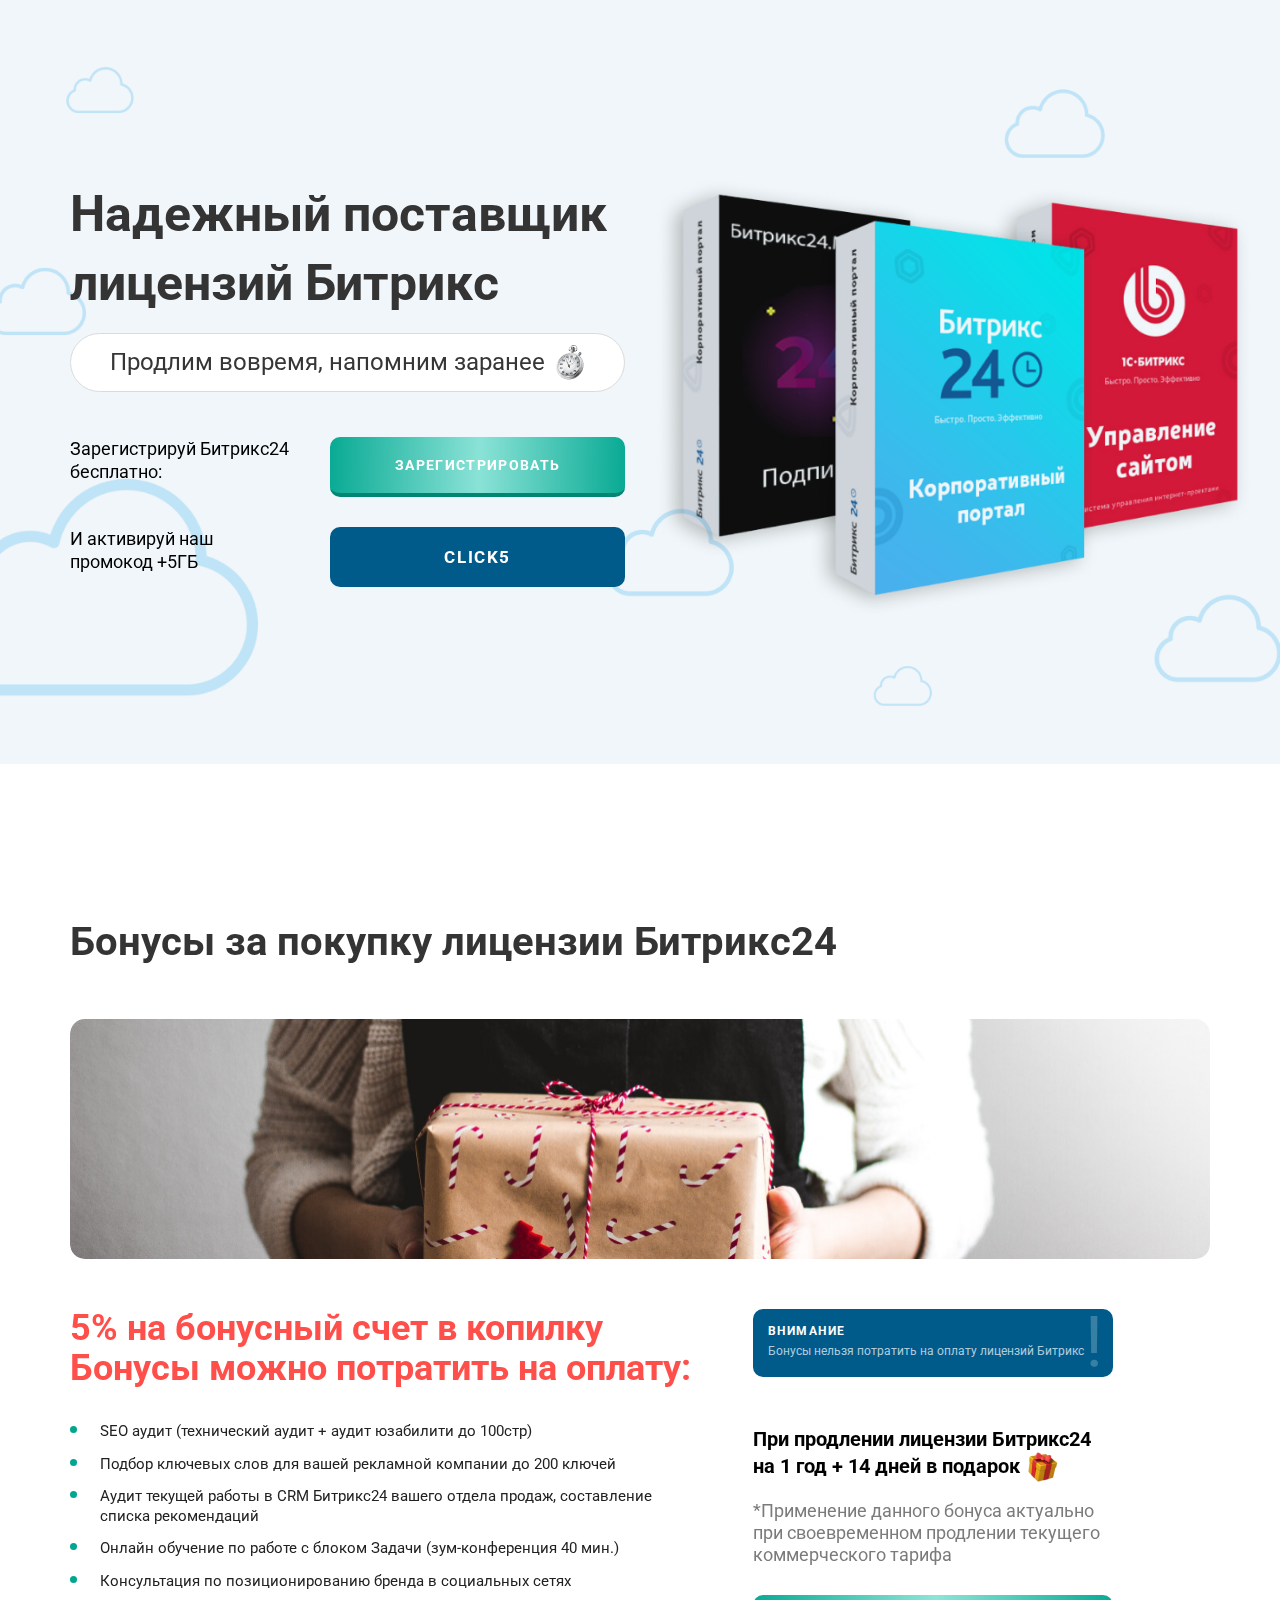
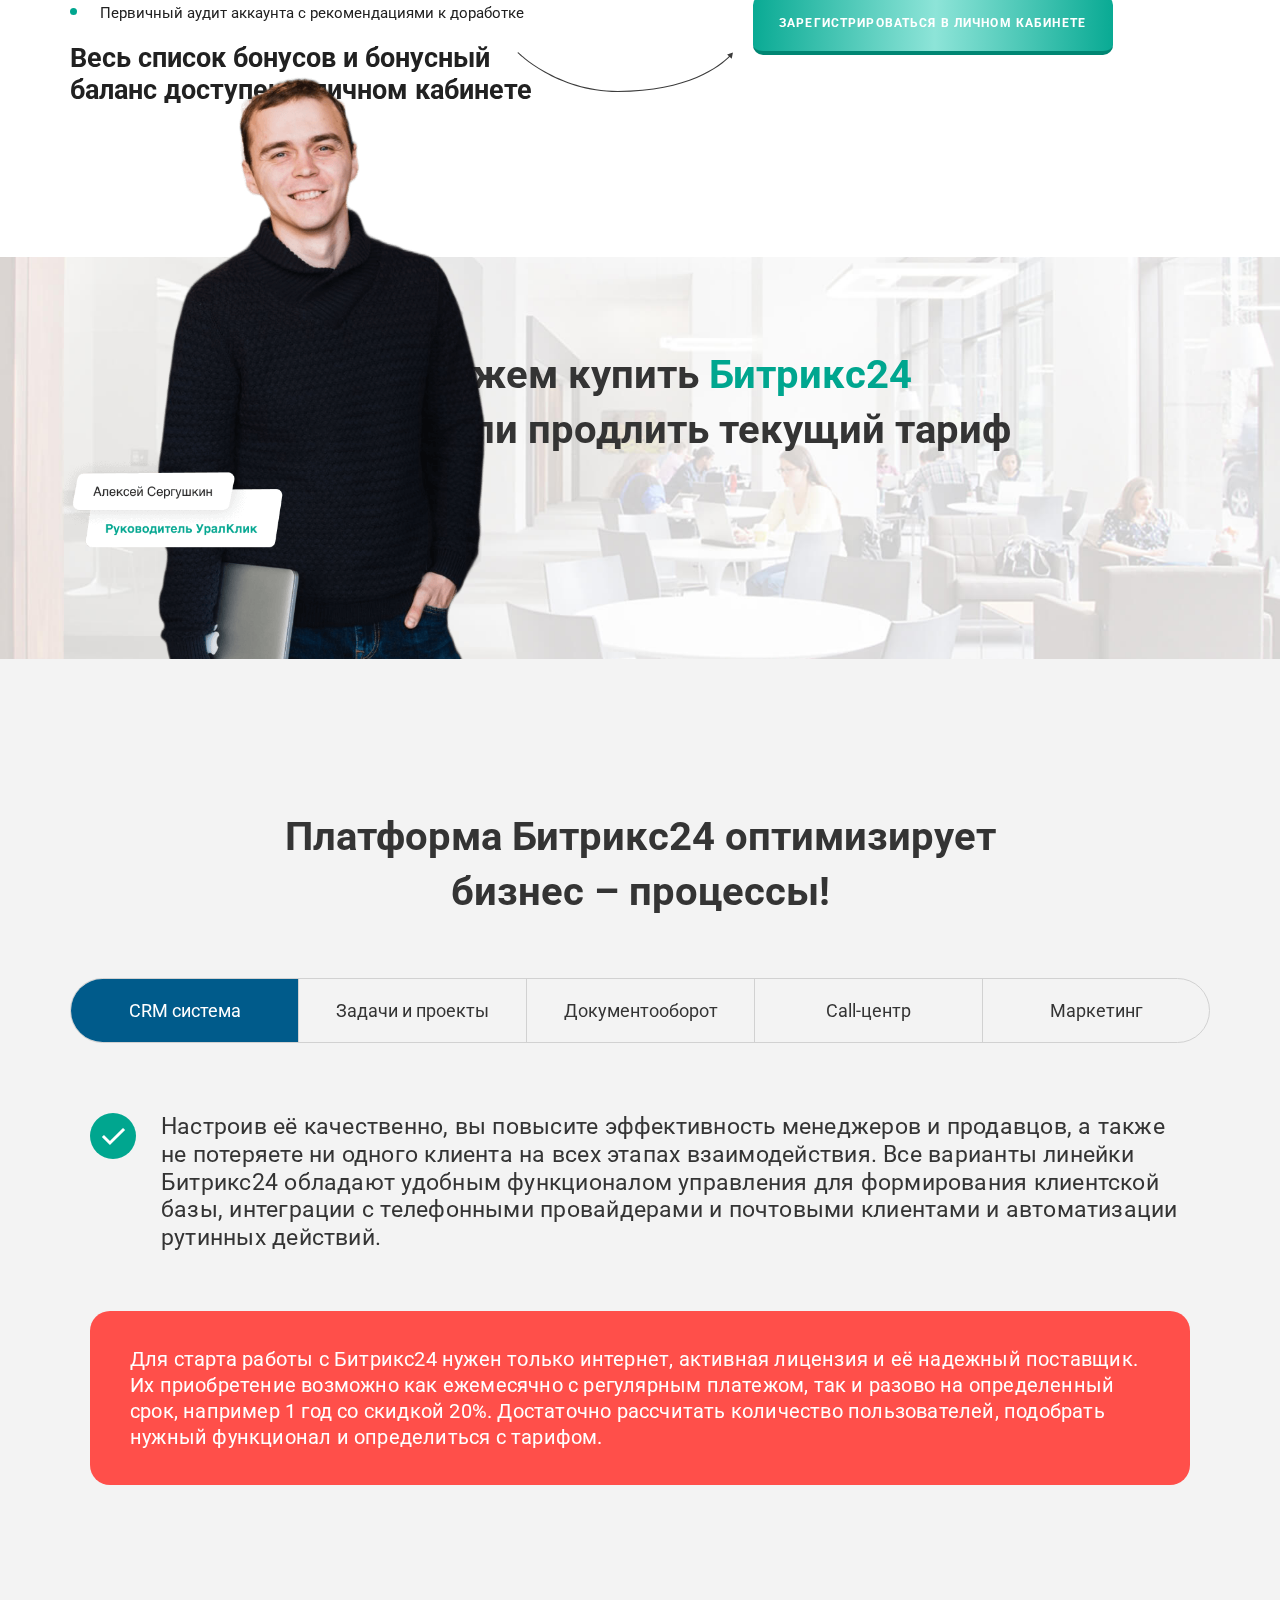
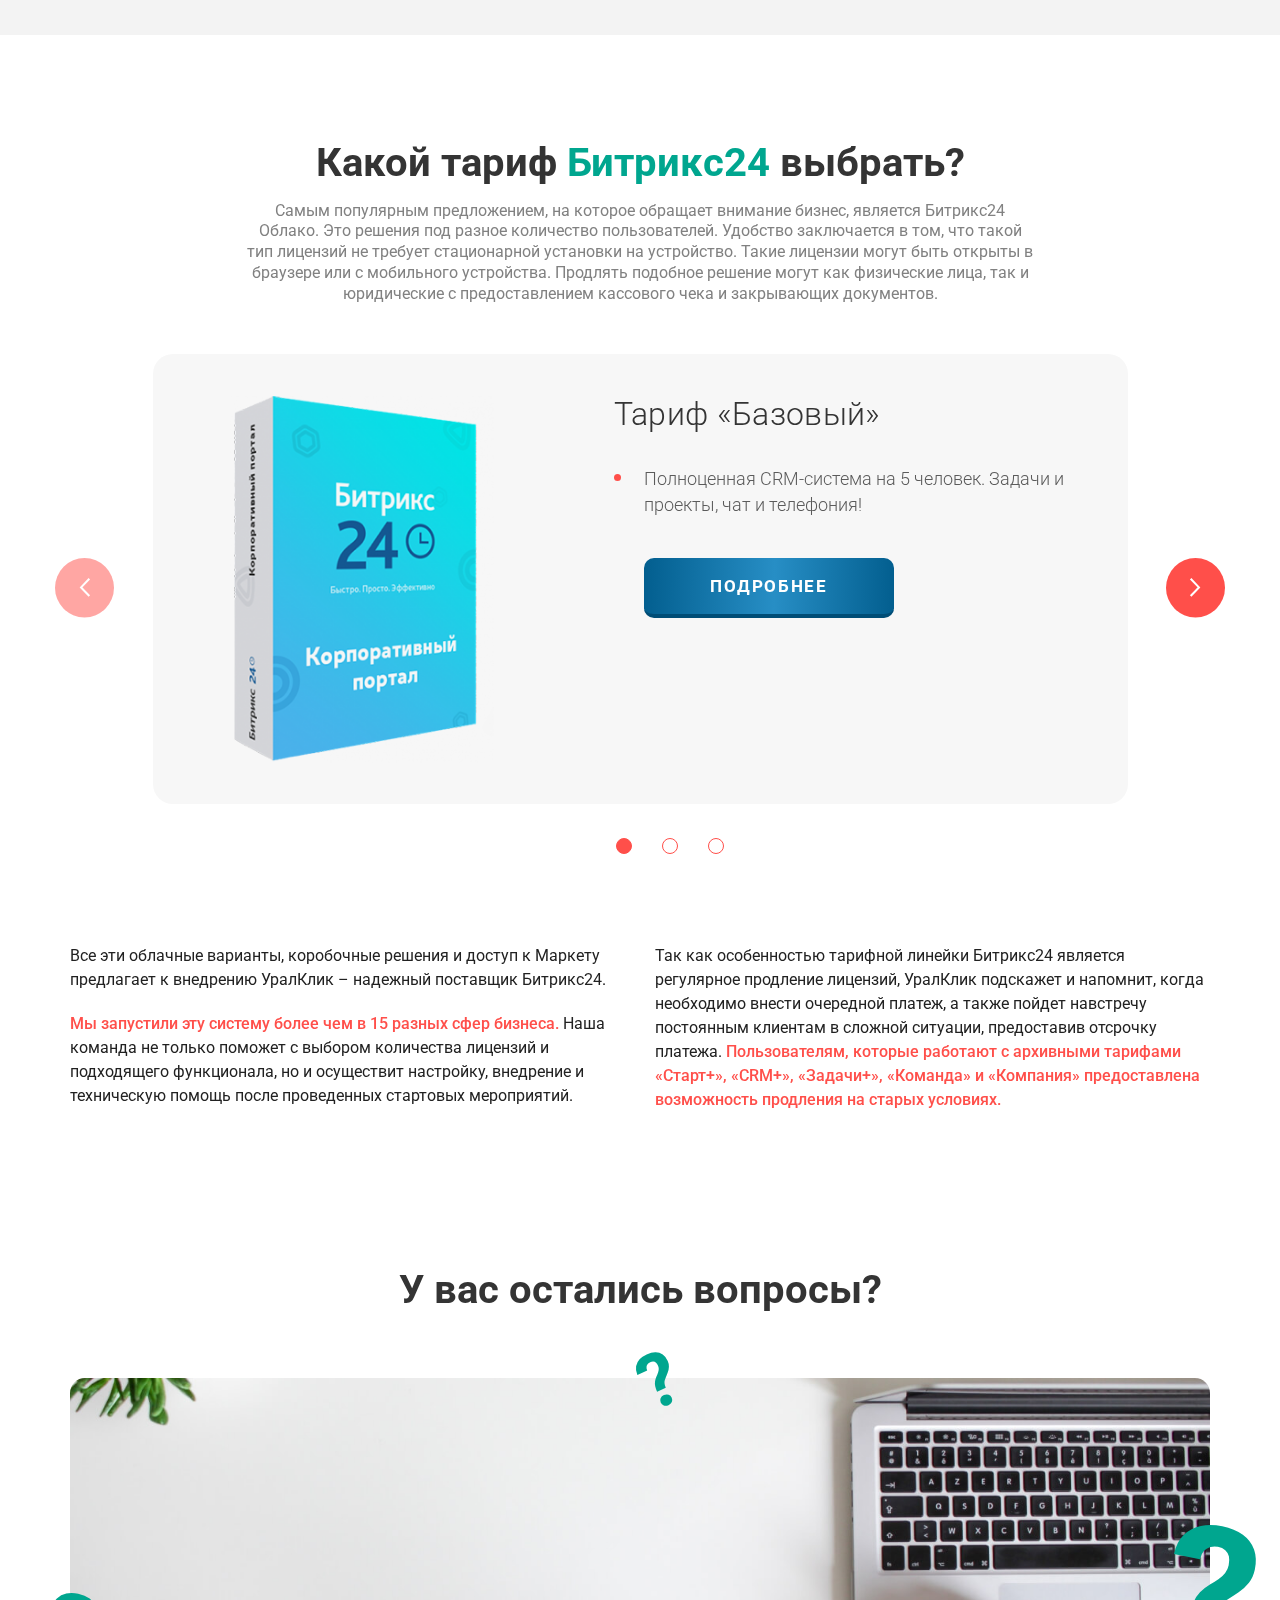
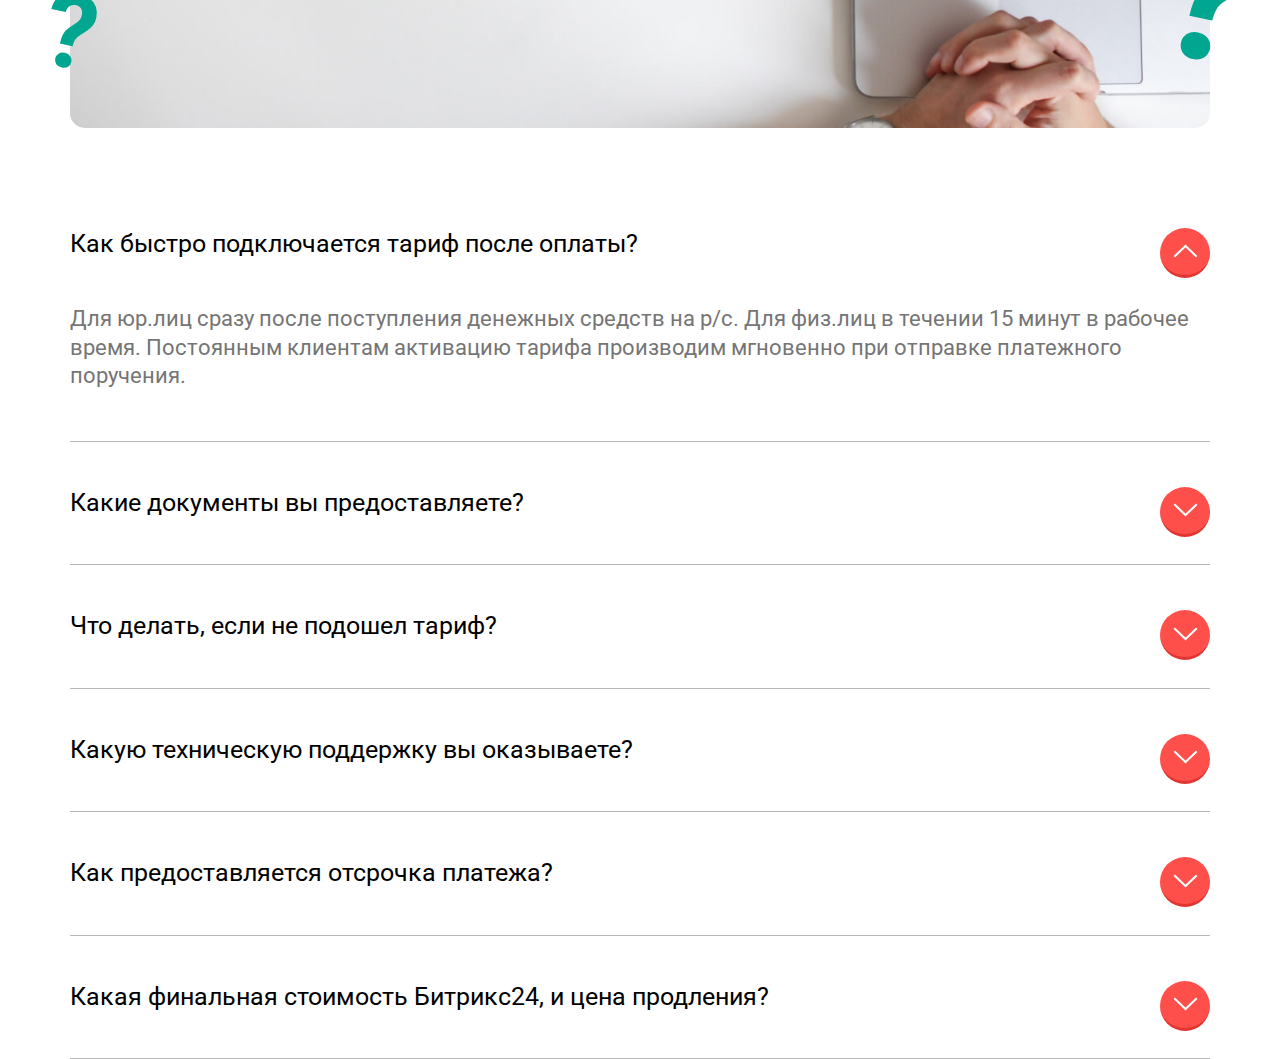
<file: bitrix.html>
<!DOCTYPE html>
<html lang="en">
<head>
	<link rel="stylesheet" type="text/css" href="css/normalize.css" media="screen">
	<link rel="stylesheet" type="text/css" href="libs/bootstrap4/bootstrap.min.css" media="screen">
	<link rel="stylesheet" type="text/css" href="css/owl.carousel.min.css" media="screen">
	<link href="css/lightbox.min.css" rel="stylesheet" />
	<link rel="stylesheet icon" type="text/css" href="css/style.css" media="screen">
	<meta name="viewport" content="width=device-width, initial-scale=1.0">
	<meta charset="UTF-8">
	<title>Document</title>
</head>
<body>
	<div class="wrapper">
		<header class="header">
			<div class="container">
				<div class="row">
					
				</div>
			</div>
		</header>

		<main>

			<section class="bitrix-main">
                <div class="container">
                    <div class="row">
                        <div class="col-lg-6">
                            <div class="bitrix-main-block">
                                <h1>Надежный поставщик лицензий Битрикс</h1>
                                <a href="#!">Продлим вовремя, напомним заранее <img src="images/clock-icon.png" alt=""></a>
                                <div class="bitrix-main-img mob">
                                    <img src="images/bitrix-main-img.png" alt="">
                                </div>
                                <div class="bitrix-main-btns one">
                                    <p>Зарегистрируй Битрикс24 бесплатно:</p>
                                    <a href="https://www.bitrix24.ru/create.php?p=8028627 ">зарегистрировать</a>
                                </div>
                                <div class="bitrix-main-btns two">
                                    <p>И активируй наш промокод +5ГБ</p>
                                    <span>click5</span>
                                </div>
                            </div>
                        </div>
                        <div class="col-lg-6">
                            <div class="bitrix-main-img pc">
                                <img src="images/bitrix-main-img.png" alt="">
                            </div>
                        </div>
                    </div>
                </div>
            </section>

            <section class="bonus-sec">
                <div class="container">
                    <div class="row">
                        <div class="col-lg-12 title">
                            <h2>Бонусы за покупку лицензии Битрикс24</h2>
                        </div>
                        <div class="col-lg-12 bonus-img">
                            <img src="images/bonus-img.jpg" alt="">
                        </div>
                    </div>

                    <div class="row">
                        <div class="col-lg-7 bonus-left-col">
                            <div class="bonus-left">
                                <h3>5% на бонусный счет в копилку</h3>
                                <h3>Бонусы можно потратить на оплату:</h3>
                                <ul>
                                    <li class="list green">SEO аудит (технический аудит + аудит юзабилити до 100стр)</li>
                                    <li class="list green">Подбор ключевых слов для вашей рекламной компании до 200 ключей</li>
                                    <li class="list green">Аудит текущей работы в CRM Битрикс24 вашего отдела продаж, составление списка рекомендаций</li>
                                    <li class="list green">Онлайн обучение по работе с блоком Задачи (зум-конференция 40 мин.)</li>
                                    <li class="list green">Консультация по позиционированию бренда в социальных сетях</li>
                                    <li class="list green">Первичный аудит аккаунта с рекомендациями к доработке</li>
                                </ul>
                                <h4>Весь список бонусов и бонусный баланс доступен в личном кабинете</h4>
                                <img src="images/bonus-arrow.svg" alt="" class="bonus-arrow">
                                <div class="bonus-left-link">
                                    <a href="#!" class="tab">зарегистрироваться в личном кабинете</a>
                                </div>
                            </div>
                        </div>
                        <div class="col-lg-4 bonus-right-col">
                            <div class="bonus-right">
                                <div class="warning-block">
                                    <p>Внимание</p>
                                    <span  class="span-text">Бонусы нельзя потратить на оплату лицензий Битрикс</span>
                                    <span class="mark-icon">!</span>
                                </div>
                                <div class="bonus-right-text">
                                    <h4>При продлении лицензии Битрикс24 на 1 год + 14 дней в подарок <img src="images/bonus-icon.png" alt=""></h4>
                                    <p>*Применение данного бонуса актуально при своевременном продлении текущего коммерческого тарифа</p>
                                    <a href="#!" class="pc">зарегистрироваться в личном кабинете</a>
                                </div>
                            </div>
                        </div>
                    </div>
                </div>
            </section>

            <section class="bitrix-form">
                <div class="container">
                    <div class="row">
                        <div class="col-lg-12 title">
                            <h2>Поможем купить <span>Битрикс24</span> <br>впервые или продлить текущий тариф</h2>
                        </div>
                    </div>
                    <div class="row bitrix-rov">
                        <div class="col-lg-8 col-md-6 no-pos">
                            <div class="bitrix-img">
                                <img src="images/seo-form-img2.png" alt="" class="pc">
                                <img src="images/seo-form-img-tab.png" alt="" class="for-tab-img">
                                <img src="images/seo-form-img-mob.png" alt="" class="for-mob-img">
                            </div>
                        </div>
                        <div class="col-lg- col-md-6 ml-auto">
                            <div class="bitrix-form-block">
                                <form action="#!" id="bitrix-form-id">
                                    <script data-b24-form="inline/22/4a1ty7" data-skip-moving="true">
                                        (function(w,d,u){
                                        var s=d.createElement('script');s.async=true;s.src=u+'?'+(Date.now()/180000|0);
                                        var h=d.getElementsByTagName('script')[0];h.parentNode.insertBefore(s,h);
                                        })(window,document,'https://cdn-ru.bitrix24.ru/b8090091/crm/form/loader_22.js');
                                    </script>                                        
                                </form>
                            </div>
                        </div>
                    </div>
                </div>
            </section>

            <section class="platform-sec cms-sec pc">
				<div class="container">
					<div class="row">
						<div class="col-lg-12 title">
                            <h2>Платформа Битрикс24 оптимизирует <br>бизнес – процессы!</h2>
                        </div>
					</div>
					<div class="row">
						<div class="col-lg-12">
							<ul class="nav nav-pills mb-3" id="pills-tab" role="tablist">
								<img src="images/nav-item-arrow.svg" alt="" class="mob-icon">
								<li class="nav-item active" role="presentation">
								  <a class="nav-link active" id="pills-one-tab" data-toggle="pill" href="#pills-one" role="tab" aria-controls="pills-one" aria-selected="true">CRM система</a>
								</li>
								<li class="nav-item" role="presentation">
								  <a class="nav-link" id="pills-two-tab" data-toggle="pill" href="#pills-two" role="tab" aria-controls="pills-two" aria-selected="false">Задачи и проекты</a>
								</li>
								<li class="nav-item" role="presentation">
								  <a class="nav-link" id="pills-three-tab" data-toggle="pill" href="#pills-three" role="tab" aria-controls="pills-three" aria-selected="false">Документооборот</a>
								</li>
								<li class="nav-item" role="presentation">
									<a class="nav-link" id="pills-four-tab" data-toggle="pill" href="#pills-four" role="tab" aria-controls="pills-four" aria-selected="false">Call-центр</a>
								</li>
								<li class="nav-item" role="presentation">
									<a class="nav-link" id="pills-five-tab" data-toggle="pill" href="#pills-five" role="tab" aria-controls="pills-five" aria-selected="false">Маркетинг</a>
								</li>
							</ul>
							<div class="tab-content" id="pills-tabContent">
								<div class="tab-pane fade show active" id="pills-one" role="tabpanel" aria-labelledby="pills-one-tab">
									<div class="row">
										<div class="col-lg-12">
                                            <div class="platform-block">
                                                <span><img src="images/check-icon.svg" alt=""></span>
                                                <p>Настроив её качественно, вы повысите эффективность менеджеров и продавцов, а также не потеряете ни одного клиента на всех этапах взаимодействия. Все варианты линейки Битрикс24 обладают удобным функционалом управления для формирования клиентской базы, интеграции с телефонными провайдерами и почтовыми клиентами и автоматизации рутинных действий.</p>
                                            </div>
                                            <div class="red-block">
                                                <p>Для старта работы с Битрикс24 нужен только интернет, активная лицензия и её надежный поставщик. Их приобретение возможно как ежемесячно с регулярным платежом, так и разово на определенный срок, например 1 год со скидкой 20%. Достаточно рассчитать количество пользователей, подобрать нужный функционал и определиться с тарифом.</p>
                                            </div>
                                        </div>
									</div>
								</div>

								<div class="tab-pane fade" id="pills-two" role="tabpanel" aria-labelledby="pills-two-tab">
									<div class="row">
										<div class="col-lg-12">
                                            <div class="platform-block">
                                                <span><img src="images/check-icon.svg" alt=""></span>
                                                <p>Разделение ролей внутри системы (постановщик, исполнитель, ответственный и наблюдатель) помогает на каждом этапе отслеживать выполнение задачи. Эту функцию предоставляет далеко не каждая CRM.</p>
                                            </div>
                                            <div class="red-block">
                                                <p>Для старта работы с Битрикс24 нужен только интернет, активная лицензия и её надежный поставщик. Их приобретение возможно как ежемесячно с регулярным платежом, так и разово на определенный срок, например 1 год со скидкой 20%. Достаточно рассчитать количество пользователей, подобрать нужный функционал и определиться с тарифом.</p>
                                            </div>
                                        </div>
									</div>
								</div>
								
								<div class="tab-pane fade" id="pills-three" role="tabpanel" aria-labelledby="pills-three-tab">
									<div class="row">
										<div class="col-lg-12">
                                            <div class="platform-block">
                                                <span><img src="images/check-icon.svg" alt=""></span>
                                                <p>Формирование расширенных отчетов и документов на основе ваших шаблонов (счет, договор и т.д). Это настоящий корпоративный портал, где каждый участник имеет доступ к нужным ему инструментам.</p>
                                            </div>
                                            <div class="red-block">
                                                <p>Для старта работы с Битрикс24 нужен только интернет, активная лицензия и её надежный поставщик. Их приобретение возможно как ежемесячно с регулярным платежом, так и разово на определенный срок, например 1 год со скидкой 20%. Достаточно рассчитать количество пользователей, подобрать нужный функционал и определиться с тарифом.</p>
                                            </div>
                                        </div>
									</div>
								</div>

								<div class="tab-pane fade" id="pills-four" role="tabpanel" aria-labelledby="pills-four-tab">
									<div class="row">
										<div class="col-lg-12">
                                            <div class="platform-block">
                                                <span><img src="images/check-icon.svg" alt=""></span>
                                                <p>Битрикс24 позволяет подключить чаты, мессенджеры, чтобы операторы могли работать в едином окне, а клиенту обращаться из удобного для него мессенджера и вывести общение на новый уровень.</p>
                                            </div>
                                            <div class="red-block">
                                                <p>Для старта работы с Битрикс24 нужен только интернет, активная лицензия и её надежный поставщик. Их приобретение возможно как ежемесячно с регулярным платежом, так и разово на определенный срок, например 1 год со скидкой 20%. Достаточно рассчитать количество пользователей, подобрать нужный функционал и определиться с тарифом.</p>
                                            </div>
                                        </div>
									</div>
								</div>

								<div class="tab-pane fade" id="pills-five" role="tabpanel" aria-labelledby="pills-five-tab">
									<div class="row">
										<div class="col-lg-12">
                                            <div class="platform-block">
                                                <span><img src="images/check-icon.svg" alt=""></span>
                                                <p>Лицензия Битрикс24 содержит возможность настроить email-рассылки и смс-уведомления прямо из воронки продаж. Подключить сквозную аналитику по рекламным каналам и построить отчеты.</p>
                                            </div>
                                            <div class="red-block">
                                                <p>Для старта работы с Битрикс24 нужен только интернет, активная лицензия и её надежный поставщик. Их приобретение возможно как ежемесячно с регулярным платежом, так и разово на определенный срок, например 1 год со скидкой 20%. Достаточно рассчитать количество пользователей, подобрать нужный функционал и определиться с тарифом.</p>
                                            </div>
                                        </div>
									</div>
								</div>
							</div>
						</div>
					</div>
				</div>
			</section>

            <section class="platform-sec cms-sec mob">
                <div class="container">
                    <div class="row">
                        <div class="col-lg-12 title">
                            <h2>Платформа Битрикс24 оптимизирует <br>бизнес – процессы!</h2>
                        </div>
                    </div>
                    <div class="row platform-slide">
                        <div class="col-lg-12">
                            <div class="platform-in-title">
                                <h3>CRM система</h3>
                            </div>
                            <div class="platform-block">
                                <span><img src="images/check-icon.svg" alt=""></span>
                                <p>Настроив её качественно, вы повысите эффективность менеджеров и продавцов, а также не потеряете ни одного клиента на всех этапах взаимодействия. Все варианты линейки Битрикс24 обладают удобным функционалом управления для формирования клиентской базы, интеграции с телефонными провайдерами и почтовыми клиентами и автоматизации рутинных действий.</p>
                            </div>
                        </div>
                        <div class="col-lg-12">
                            <div class="platform-in-title mob">
                                <h3>Задачи и проекты</h3>
                            </div>
                            <div class="platform-block">
                                <span><img src="images/check-icon.svg" alt=""></span>
                                <p>Задачи и проекты:  Разделение ролей внутри системы (постановщик, исполнитель, ответственный и наблюдатель) помогает на каждом этапе отслеживать выполнение задачи. Эту функцию предоставляет далеко не каждая CRM.</p>
                            </div>
                        </div>
                        <div class="col-lg-12">
                            <div class="platform-in-title mob">
                                <h3>Документооборот</h3>
                            </div>
                            <div class="platform-block">
                                <span><img src="images/check-icon.svg" alt=""></span>
                                <p>Формирование расширенных отчетов и документов на основе ваших шаблонов (счет, договор и т.д). Это настоящий корпоративный портал, где каждый участник имеет доступ к нужным ему инструментам.</p>
                            </div>
                        </div>
                        <div class="col-lg-12">
                            <div class="platform-in-title mob">
                                <h3>Call центр</h3>
                            </div>
                            <div class="platform-block">
                                <span><img src="images/check-icon.svg" alt=""></span>
                                <p>Битрикс24 позволяет подключить чаты, мессенджеры, чтобы операторы могли работать в едином окне, а клиенту обращаться из удобного для него мессенджера и вывести общение на новый уровень.</p>
                            </div>
                        </div>
                        <div class="col-lg-12">
                            <div class="platform-in-title mob">
                                <h3>Маркетинг</h3>
                            </div>
                            <div class="platform-block">
                                <span><img src="images/check-icon.svg" alt=""></span>
                                <p>Лицензия Битрикс24 содержит возможность настроить email-рассылки и смс-уведомления прямо из воронки продаж. Подключить сквозную аналитику по рекламным каналам и построить отчеты..</p>
                            </div>
                        </div>
                    </div>
                    <div class="row">
                        <div class="col-lg-12">
                            <div class="red-block">
                                <p>Для старта работы с Битрикс24 нужен только интернет, активная лицензия и её надежный поставщик. Их приобретение возможно как ежемесячно с регулярным платежом, так и разово на определенный срок, например 1 год со скидкой 20%. Достаточно рассчитать количество пользователей, подобрать нужный функционал и определиться с тарифом.</p>
                            </div>
                        </div>
                    </div>
                </div>
            </section>

			<section class="keys-sec bitrix-slide-sec">
				<div class="container">
					<div class="row">
						<div class="col-lg-12 title">
							<h2>Какой тариф <span>Битрикс24</span> выбрать?</h2>
                            <p>Самым популярным предложением, на которое обращает внимание бизнес, является Битрикс24 Облако. Это решения под разное количество пользователей. Удобство заключается в том, что такой тип лицензий не требует стационарной установки на устройство. Такие лицензии могут быть открыты в браузере или с мобильного устройства. Продлять подобное решение могут как физические лица, так и юридические с предоставлением кассового чека и закрывающих документов.</p>
						</div>
					</div>
					<div class="keys-slide-block">
						<div class="row slide-rov">
							<div class="col-lg-10 keys-slide">
								<div class="row slide-block">
									<div class="col-lg-5 slide-col pl-0 pr-0">
										<div class="slide-img bitrix-slide-img">
											<img src="images/bitrix-slide-img.png" alt="">
										</div>
									</div>
									<div class="col-lg-7 slide-col">
										<div class="slide-right">
											<h3>Тариф «Базовый»</h3>
											<div class="slide-list">
                                                <ul>
                                                    <li class="list">Полноценная CRM-cистема на 5 человек. Задачи и проекты, чат и телефония!</li>
                                                </ul>
                                                <a href="https://uralclick.ru/catalog/bitrix24_oblako/bitriks24_tarif_bazovyy/">подробнее</a>
                                            </div>
										</div>
									</div>
								</div>
								<div class="row slide-block">
									<div class="col-lg-5 slide-col pl-0 pr-0">
										<div class="slide-img bitrix-slide-img">
											<img src="images/bitrix-slide-img.png" alt="">
										</div>
									</div>
									<div class="col-lg-7 slide-col">
										<div class="slide-right">
											<h3>Тариф «Стандартный»</h3>
											<div class="slide-list">
                                                <ul>
                                                    <li class="list">Корпоративный портал на 50 человек. Все необходимые инструменты для объединения вашей компании.</li>
                                                </ul>
                                                <a href="https://uralclick.ru/catalog/bitrix24_oblako/bitriks24_tarif_standartnyy/">подробнее</a>
                                            </div>
										</div>
									</div>
								</div>
                                <div class="row slide-block">
									<div class="col-lg-5 slide-col pl-0 pr-0">
										<div class="slide-img bitrix-slide-img">
											<img src="images/bitrix-slide-img.png" alt="">
										</div>
									</div>
									<div class="col-lg-7 slide-col">
										<div class="slide-right">
											<h3>Тариф «Профессиональный»</h3>
											<div class="slide-list">
                                                <ul>
                                                    <li class="list">Неограниченное число пользователей и максимальные возможности системы Битрикс24. Функционал "рабочее время" и многое другое!</li>
                                                </ul>
                                                <a href="https://uralclick.ru/catalog/bitrix24_oblako/bitriks24_tarif_professionalnyy/">подробнее</a>
                                            </div>
										</div>
									</div>
								</div>
							</div>
						</div>
					</div>

                    <div class="row bitrix-slide-text">
                        <div class="col-lg-6">
                            <p>Все эти облачные варианты, коробочные решения и доступ к Маркету предлагает к внедрению УралКлик – надежный поставщик Битрикс24.</p>
                            <p><span>Мы запустили эту систему более чем в 15 разных сфер бизнеса.</span> Наша команда не только поможет с выбором количества лицензий и подходящего функционала, но и осуществит настройку, внедрение и техническую помощь после проведенных стартовых мероприятий.</p>
                        </div>
                        <div class="col-lg-6">
                            <p>Так как особенностью тарифной линейки Битрикс24 является регулярное продление лицензий, УралКлик подскажет и напомнит, когда необходимо внести очередной платеж, а также пойдет навстречу постоянным клиентам в сложной ситуации, предоставив отсрочку платежа. <span>Пользователям, которые работают с архивными тарифами «Старт+», «CRM+», «Задачи+», «Команда» и «Компания» предоставлена возможность продления на старых условиях.</span></p>
                        </div>
                    </div>
				</div>
			</section>

            <section class="question-sec bitrix-question">
                <div class="container">
                    <div class="row">
                        <div class="col-lg-12 title">
                            <h2>У вас остались вопросы?</h2>
                        </div>
                        <div class="col-lg-12 question-img">
                            <span class="question-icon-green1">?</span>
                            <span class="question-icon-green2">?</span>
                            <span class="question-icon-green3">?</span>
                            <img src="images/question-bg2.jpg" alt="" / class="pc">
                            <img src="images/question-bg2.jpg" alt="" / class="for-tab-img">
                            <img src="images/question-bg-mob.jpg" alt="" / class="for-mob-img">
                        </div>
                    </div>
                    <div class="row">
                        <div class="col-lg-12 question-card">
                            <div class="accordion" id="accordionQuestion1">
                                <div class="card">
                                  <div class="card-header" id="question-head1">
                                    <h2 class="mb-0 active">
                                      <button class="btn btn-block text-left q-btn" type="button" data-toggle="collapse" data-target="#collapseQuestion1" aria-expanded="true" aria-controls="collapseQuestion1">
                                        Как быстро подключается тариф после оплаты?
                                      </button>
                                      <span class="arrow" data-toggle="collapse" data-target="#collapseQuestion1" aria-expanded="true" aria-controls="collapseQuestion1">
                                        <svg width="25" height="14" viewBox="0 0 25 14" fill="none" xmlns="http://www.w3.org/2000/svg">
                                            <path d="M2 12L12.5 2L23 12" stroke="white" stroke-width="2" stroke-linecap="square"/>
                                        </svg>                                            
                                      </span>
                                    </h2>
                                  </div>
                              
                                  <div id="collapseQuestion1" class="collapse show" aria-labelledby="question-head1" data-parent="#accordionQuestion1">
                                    <div class="card-body">
                                        <p>Для юр.лиц сразу после поступления денежных средств на р/с. Для физ.лиц в течении 15 минут в рабочее время. Постоянным клиентам активацию тарифа производим мгновенно при отправке платежного поручения.</p>
                                    </div>
                                  </div>
                                </div>

                                <div class="card">
                                    <div class="card-header" id="question-head2">
                                      <h2 class="mb-0">
                                        <button class="btn btn-block text-left q-btn" type="button" data-toggle="collapse" data-target="#collapseQuestion2" aria-expanded="false" aria-controls="collapseQuestion2">
                                            Какие документы вы предоставляете?
                                        </button>
                                        <span class="arrow" data-toggle="collapse" data-target="#collapseQuestion2" aria-expanded="false" aria-controls="collapseQuestion2">
                                            <svg width="25" height="14" viewBox="0 0 25 14" fill="none" xmlns="http://www.w3.org/2000/svg">
                                                <path d="M2 12L12.5 2L23 12" stroke="white" stroke-width="2" stroke-linecap="square"/>
                                            </svg>                                            
                                          </span>
                                      </h2>
                                    </div>
                                
                                    <div id="collapseQuestion2" class="collapse" aria-labelledby="question-head2" data-parent="#accordionQuestion1">
                                      <div class="card-body">
                                        <p>Для юр.лиц мы направляем акт выполненных работ и договор <br>Для физ.лиц направляем кассовый чек.</p>
                                      </div>
                                    </div>
                                </div>

                                <div class="card">
                                    <div class="card-header" id="question-head3">
                                      <h2 class="mb-0">
                                        <button class="btn btn-block text-left q-btn" type="button" data-toggle="collapse" data-target="#collapseQuestion3" aria-expanded="false" aria-controls="collapseQuestion3">
                                            Что делать, если не подошел тариф?
                                        </button>
                                        <span class="arrow" data-toggle="collapse" data-target="#collapseQuestion3" aria-expanded="false" aria-controls="collapseQuestion3">
                                            <svg width="25" height="14" viewBox="0 0 25 14" fill="none" xmlns="http://www.w3.org/2000/svg">
                                                <path d="M2 12L12.5 2L23 12" stroke="white" stroke-width="2" stroke-linecap="square"/>
                                            </svg>                                            
                                          </span>
                                      </h2>
                                    </div>
                                
                                    <div id="collapseQuestion3" class="collapse" aria-labelledby="question-head3" data-parent="#accordionQuestion1">
                                      <div class="card-body">
                                        <p>Если вы хотите перейти на тариф «повыше», достаточно оплатить выбранный тариф на 1 месяц и произойдет перерасчет оставшихся дней по прошлому тарифу. <br>Если вы хотите перейти на тариф «пониже», необходимо будет дождаться окончания срока действия текущего тарифа.</p>
                                      </div>
                                    </div>
                                </div>

                                <div class="card">
                                    <div class="card-header" id="question-head4">
                                      <h2 class="mb-0">
                                        <button class="btn btn-block text-left q-btn" type="button" data-toggle="collapse" data-target="#collapseQuestion4" aria-expanded="false" aria-controls="collapseQuestion4">
                                            Какую техническую поддержку вы оказываете?
                                        </button>
                                        <span class="arrow" data-toggle="collapse" data-target="#collapseQuestion4" aria-expanded="false" aria-controls="collapseQuestion4">
                                            <svg width="25" height="14" viewBox="0 0 25 14" fill="none" xmlns="http://www.w3.org/2000/svg">
                                                <path d="M2 12L12.5 2L23 12" stroke="white" stroke-width="2" stroke-linecap="square"/>
                                            </svg>                                            
                                          </span>
                                      </h2>
                                    </div>
                                
                                    <div id="collapseQuestion4" class="collapse" aria-labelledby="question-head4" data-parent="#accordionQuestion1">
                                      <div class="card-body">
                                        <p>Любые вопросы вы можете задать напрямую из вашего портала Битрикс24. При острой необходимости наши специалисты подключатся к вашему порталу (при наличии отправленного приглашения) и изучат вопрос индивидуально.</p>
                                      </div>
                                    </div>
                                </div>

                                <div class="card">
                                    <div class="card-header" id="question-head5">
                                      <h2 class="mb-0">
                                        <button class="btn btn-block text-left q-btn" type="button" data-toggle="collapse" data-target="#collapseQuestion5" aria-expanded="false" aria-controls="collapseQuestion5">
                                            Как предоставляется отсрочка платежа?
                                        </button>
                                        <span class="arrow" data-toggle="collapse" data-target="#collapseQuestion5" aria-expanded="false" aria-controls="collapseQuestion5">
                                            <svg width="25" height="14" viewBox="0 0 25 14" fill="none" xmlns="http://www.w3.org/2000/svg">
                                                <path d="M2 12L12.5 2L23 12" stroke="white" stroke-width="2" stroke-linecap="square"/>
                                            </svg>                                            
                                          </span>
                                      </h2>
                                    </div>
                                
                                    <div id="collapseQuestion5" class="collapse" aria-labelledby="question-head5" data-parent="#accordionQuestion1">
                                      <div class="card-body">
                                        <p>Всем нашим клиентам, которые совершили минимум 3 платежа, мы предоставляем отсрочку на срок до 10 дней.
                                            Просто напишите менеджеру, что не успеваете оплатить, и мы выполним продление, чтобы работа в вашей компании не остановилась.</p>
                                      </div>
                                    </div>
                                </div>

                                <div class="card">
                                    <div class="card-header" id="question-head6">
                                      <h2 class="mb-0">
                                        <button class="btn btn-block text-left q-btn" type="button" data-toggle="collapse" data-target="#collapseQuestion6" aria-expanded="false" aria-controls="collapseQuestion6">
                                            Какая финальная стоимость Битрикс24, и цена продления?
                                        </button>
                                        <span class="arrow" data-toggle="collapse" data-target="#collapseQuestion6" aria-expanded="false" aria-controls="collapseQuestion6">
                                            <svg width="25" height="14" viewBox="0 0 25 14" fill="none" xmlns="http://www.w3.org/2000/svg">
                                                <path d="M2 12L12.5 2L23 12" stroke="white" stroke-width="2" stroke-linecap="square"/>
                                            </svg>                                            
                                          </span>
                                      </h2>
                                    </div>
                                
                                    <div id="collapseQuestion6" class="collapse" aria-labelledby="question-head6" data-parent="#accordionQuestion1">
                                      <div class="card-body">
                                        <p>Вы можете покупать 1раз месяц продление без скидки или купить разово на 1 год со скидкой до 20%</p>
                                      </div>
                                    </div>
                                </div>
                            </div>
                        </div>
                    </div>
                </div>
            </section>

		</main>

		<footer class="footer">
			<div class="container">
				<div class="row">
					
				</div>
			</div>
		</footer>
	</div>



	

	<script src="js/jquery-3.3.1.min.js"></script>
	<script src="js/jquery.maskedinput.min.js"></script>
	<script src="libs/bootstrap4/bootstrap.min.js"></script>
	<script src="js/owl.carousel.min.js"></script>
	<script src="js/lightbox.min.js"></script>
	<script src="js/script.js"></script>
	<script>
		lightbox.option({
		  'resizeDuration': 200,
		  'wrapAround': true
		})
	</script>
</body>
</html>
</file>
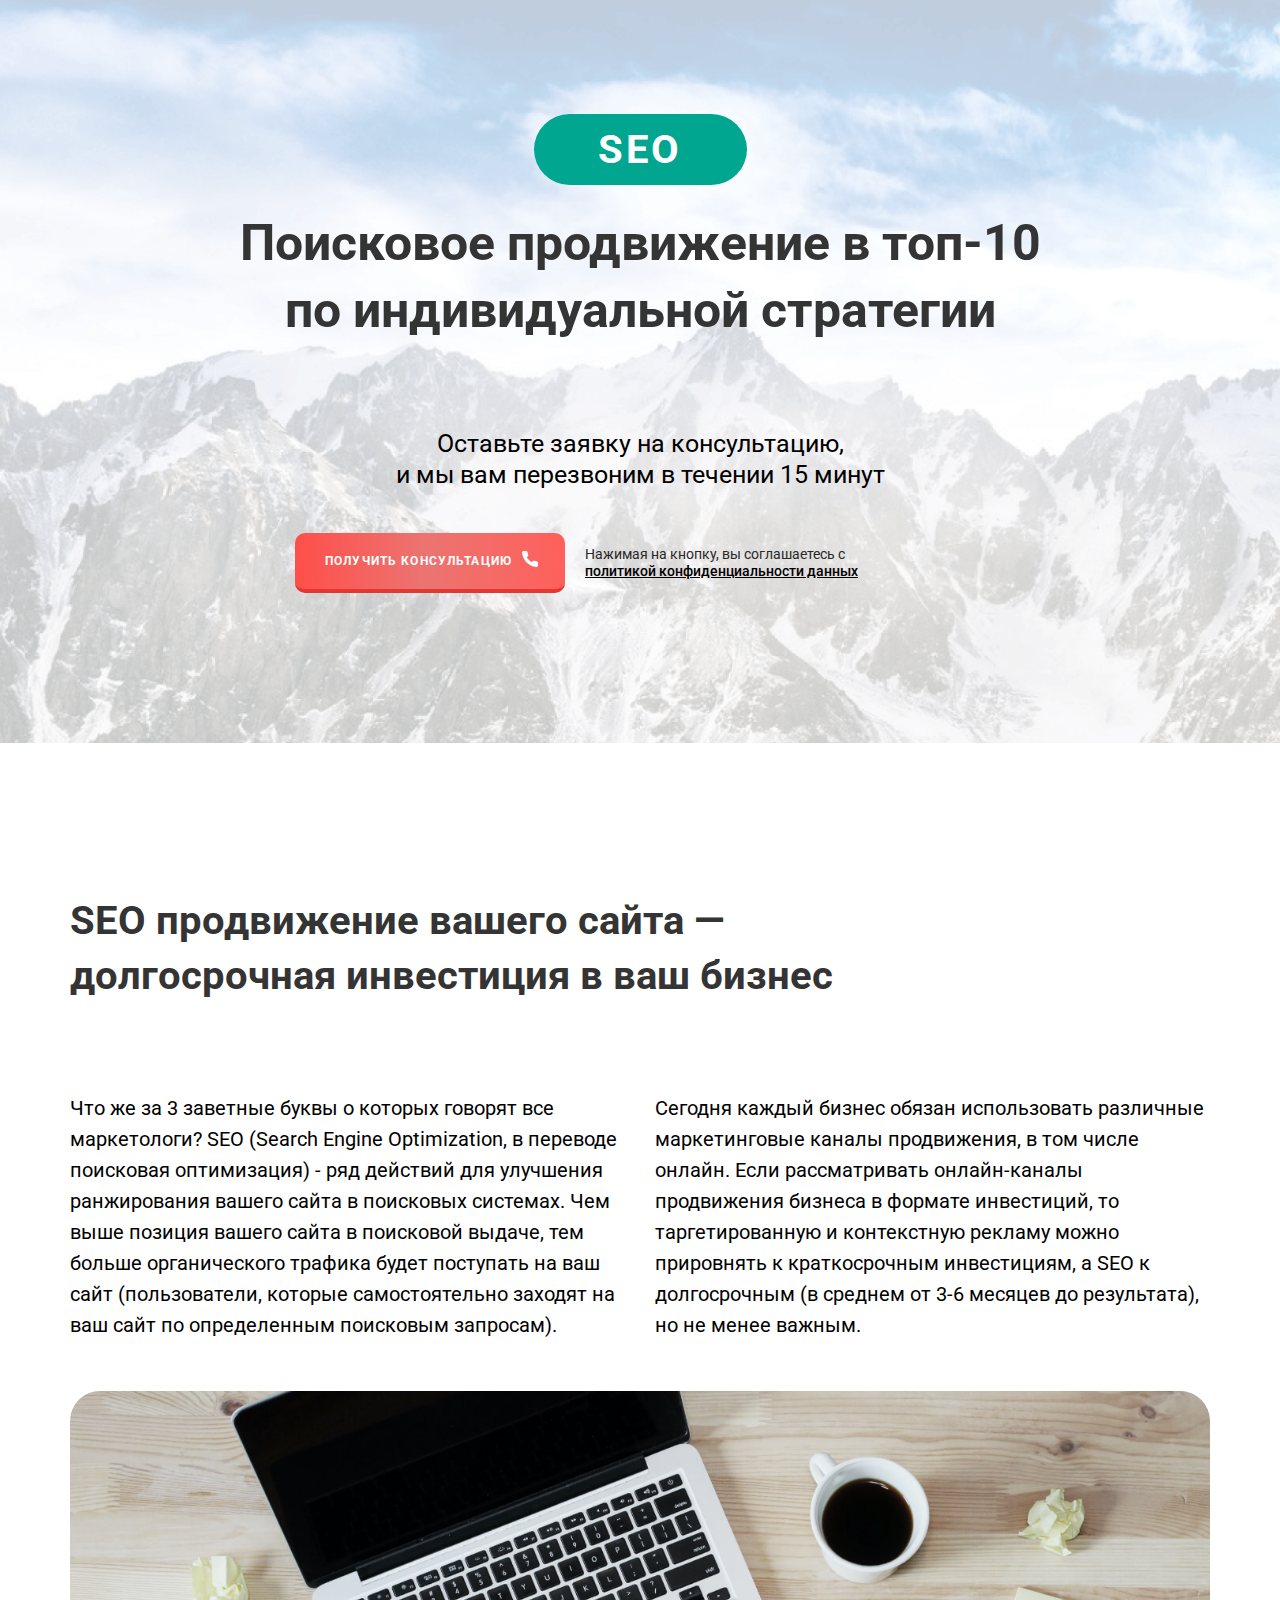
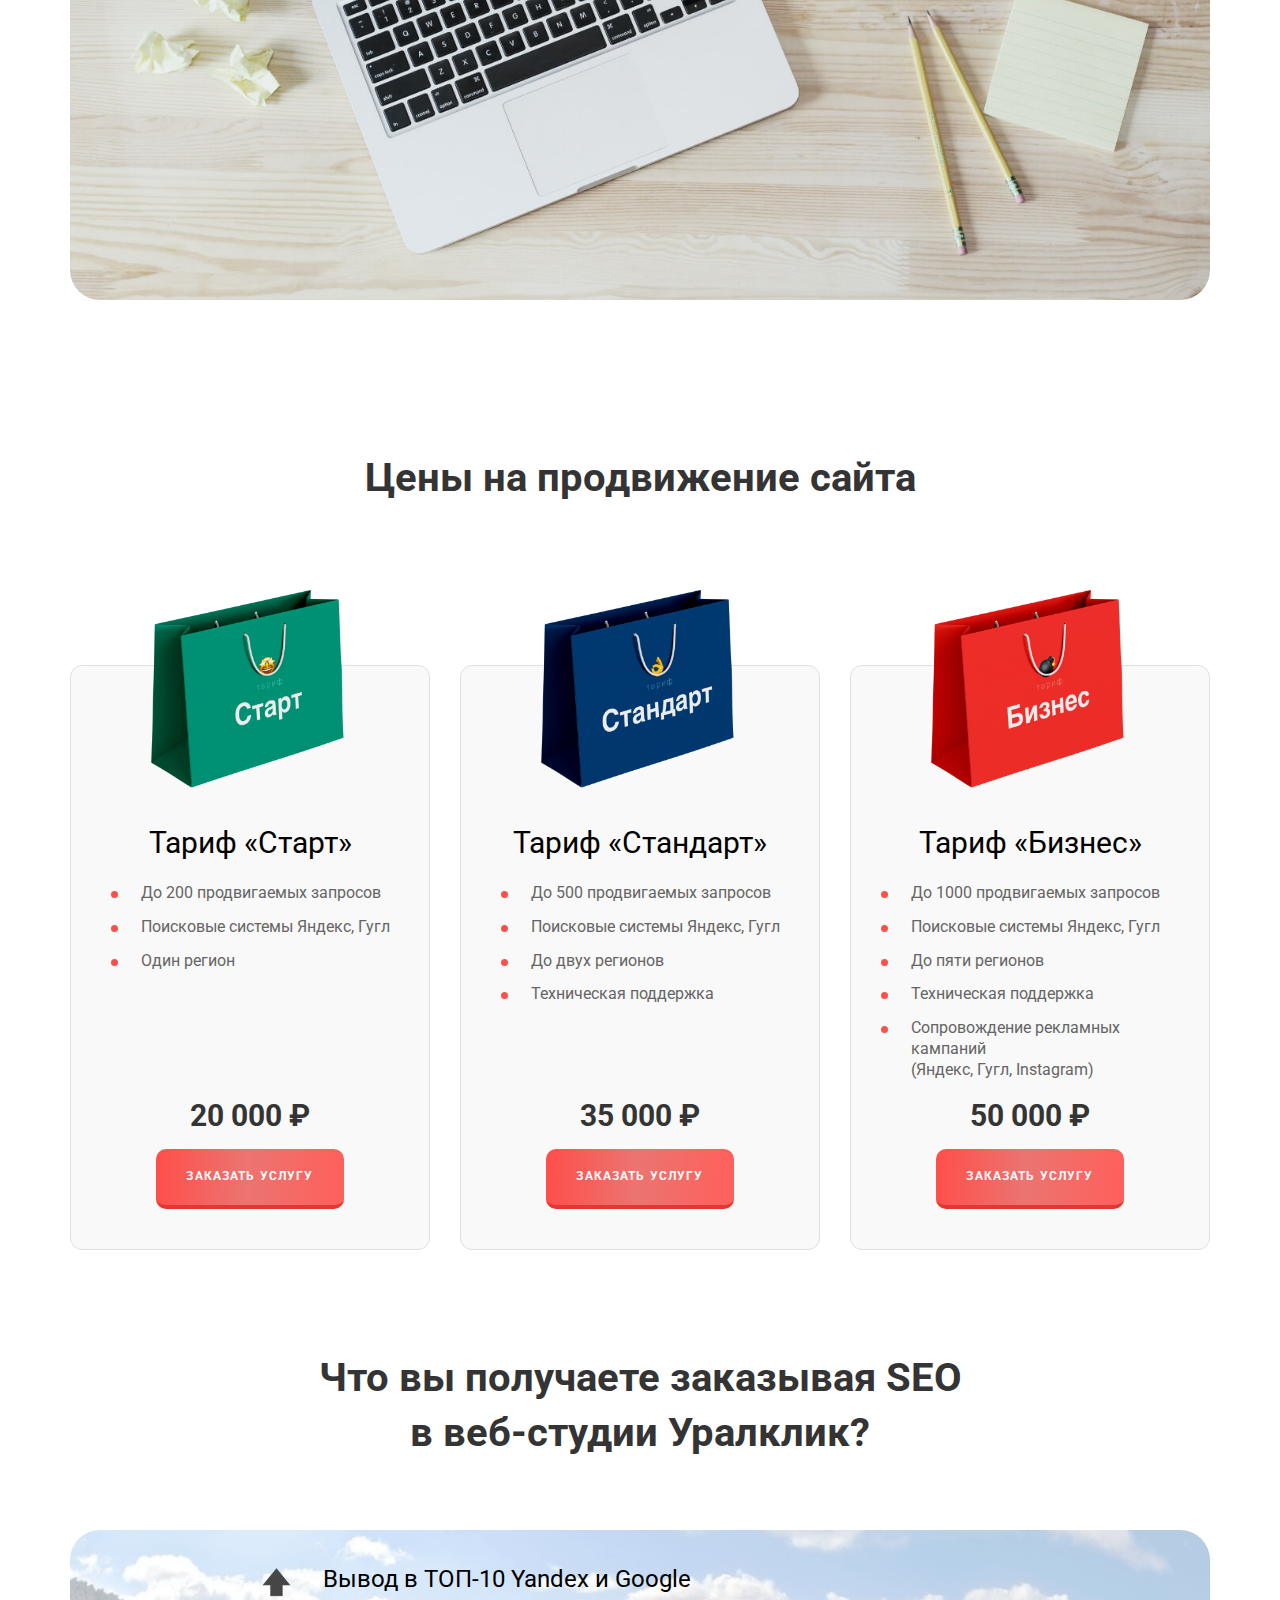
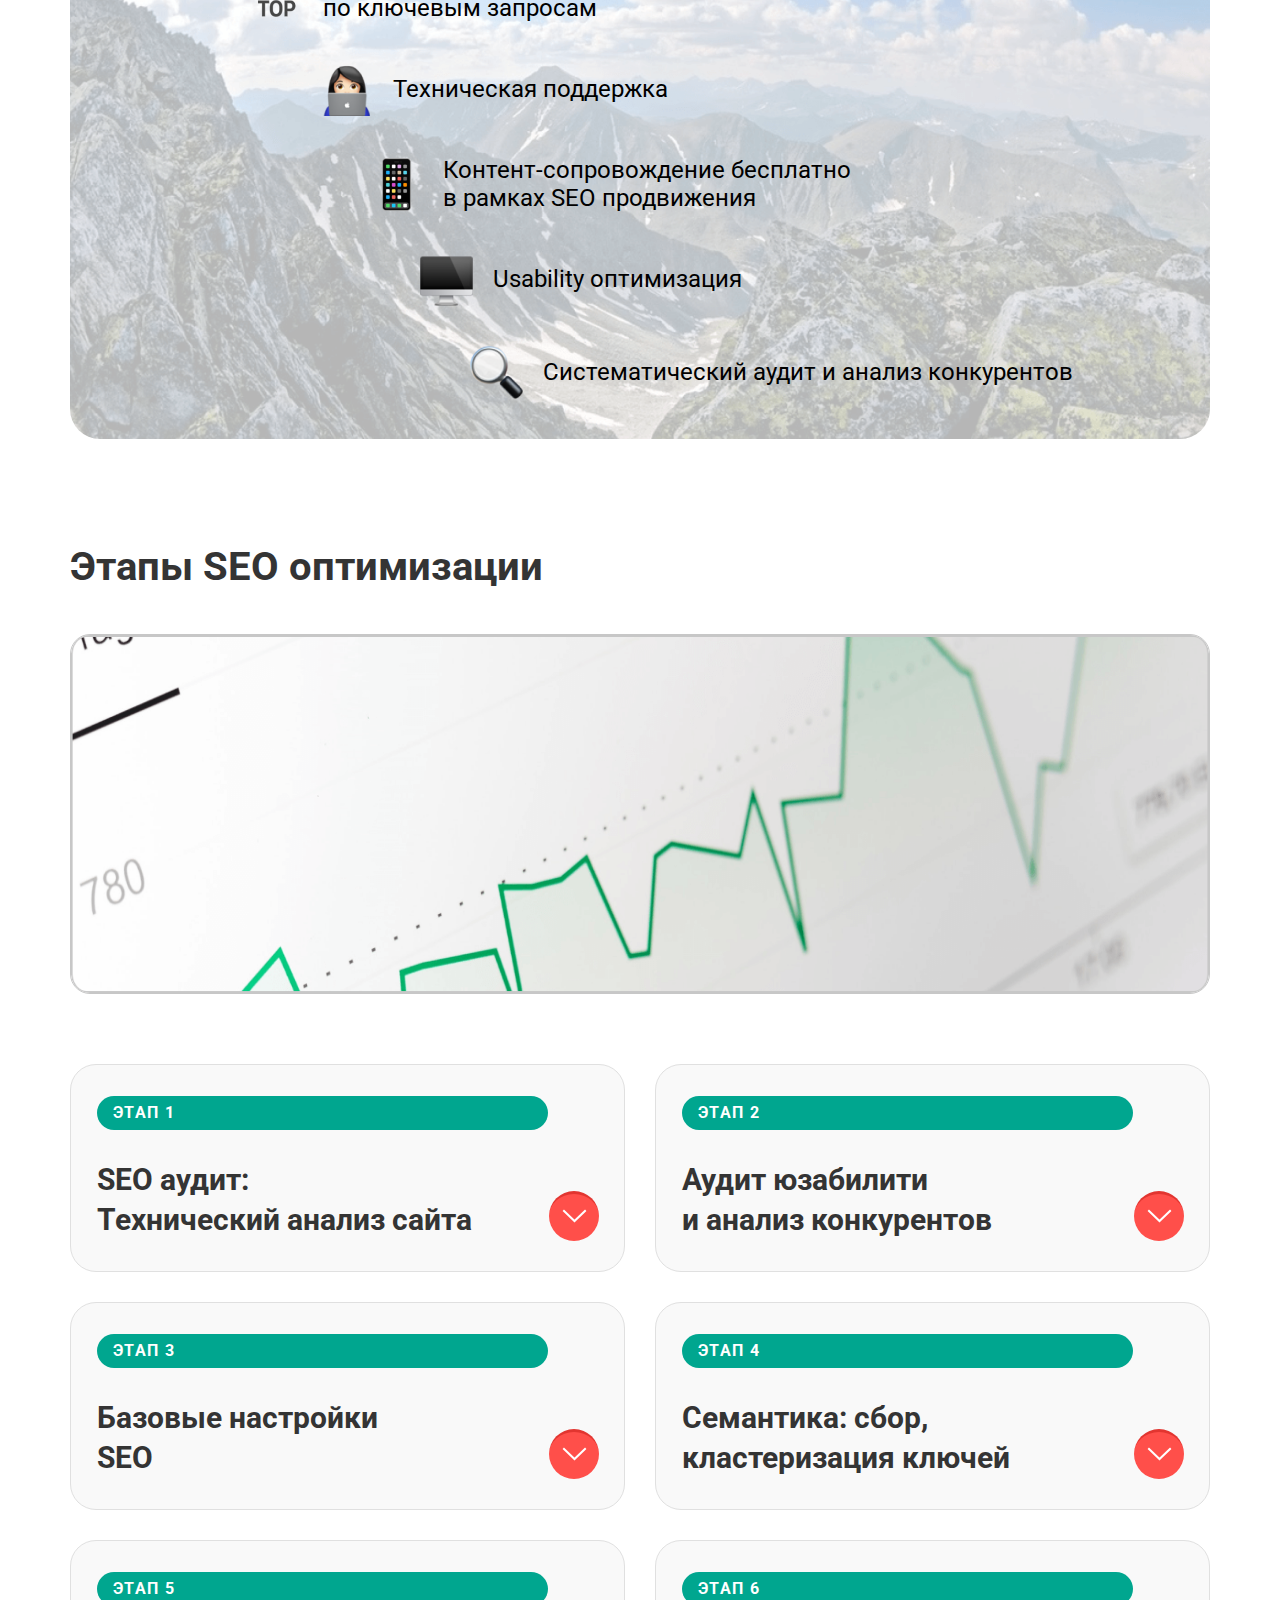
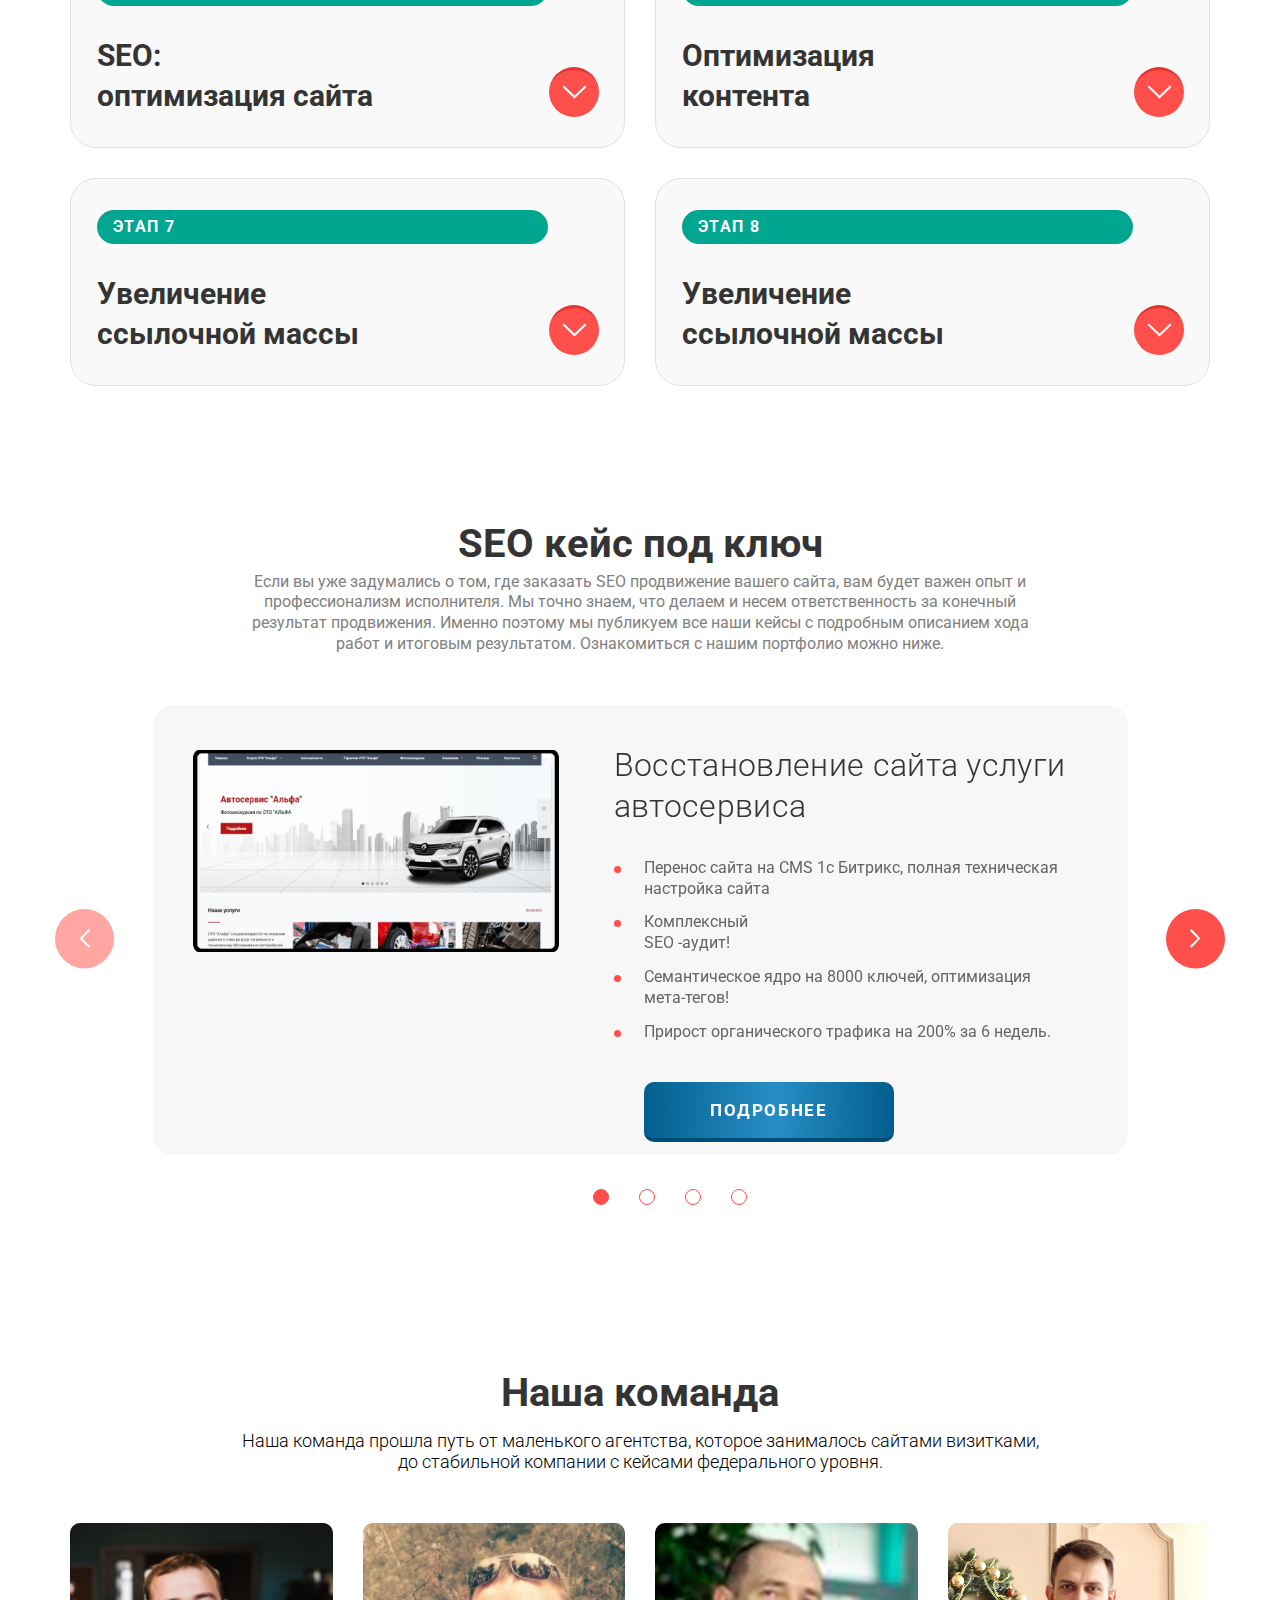
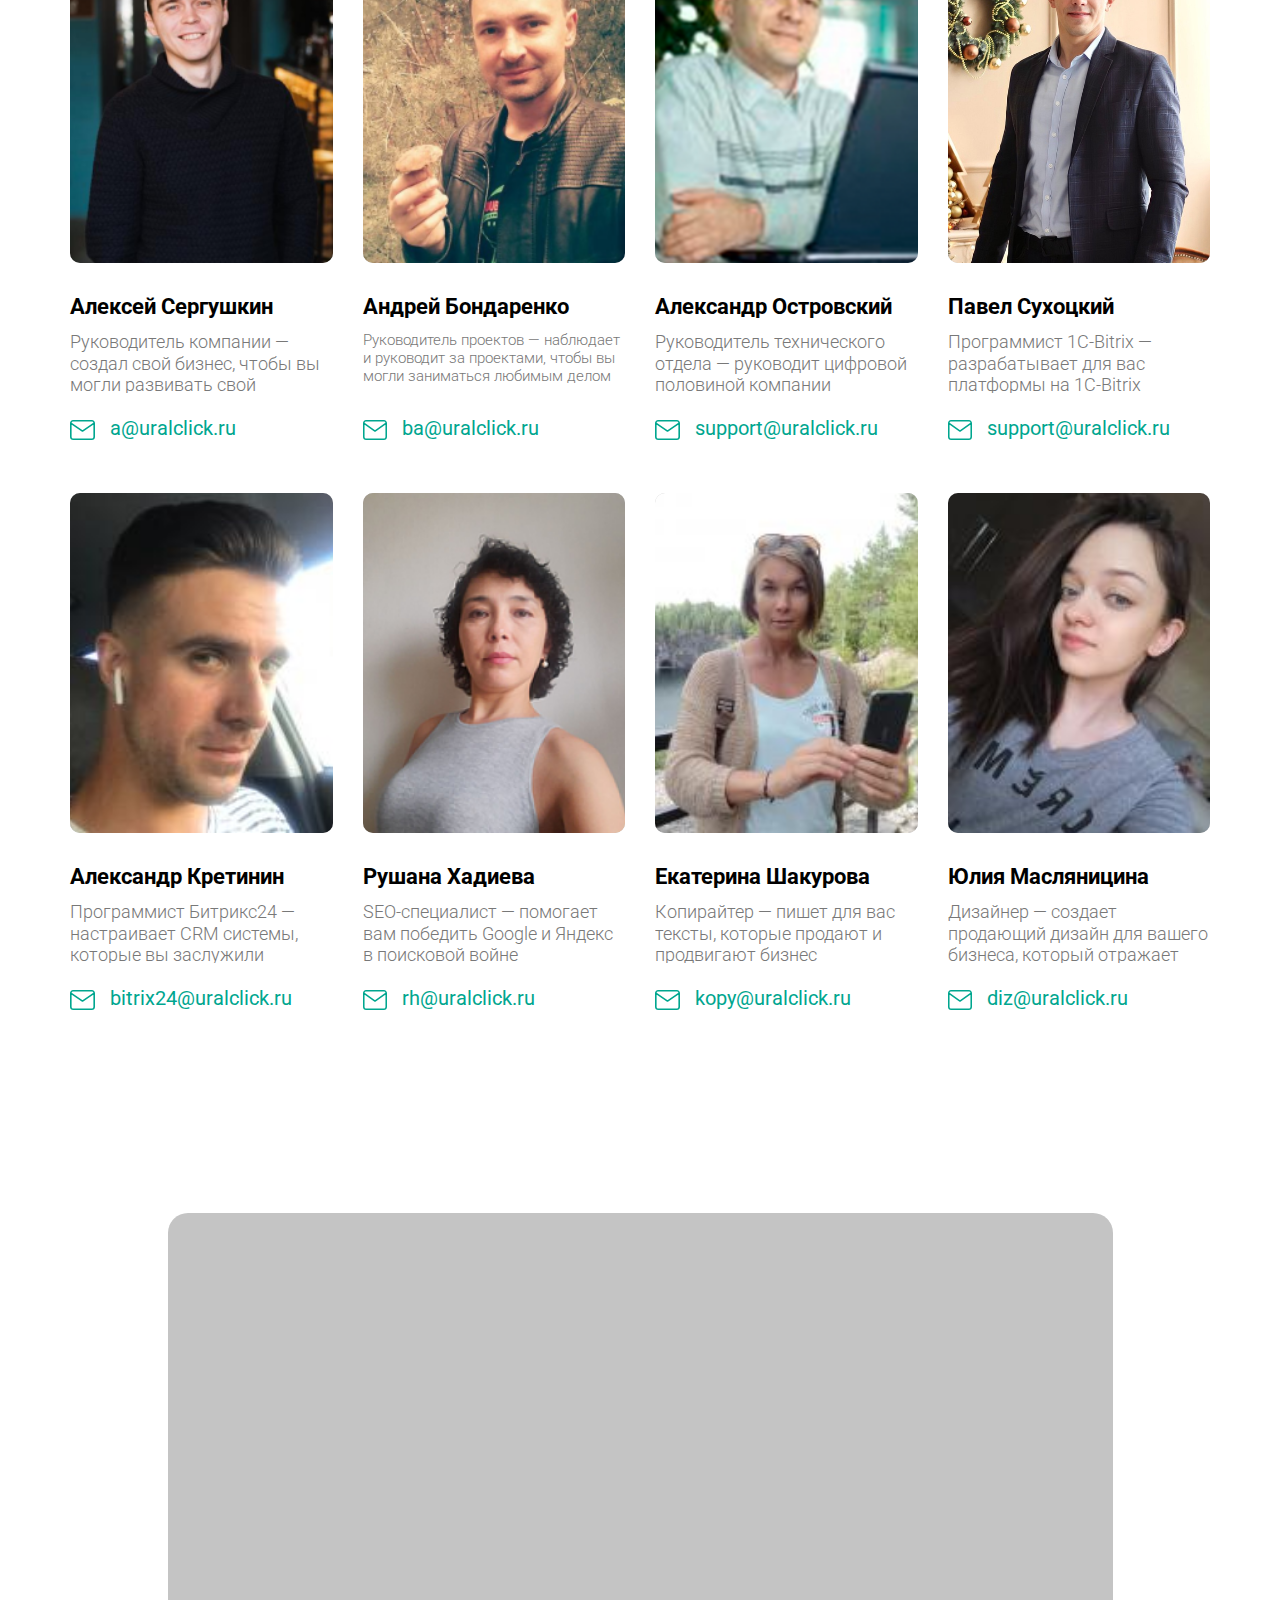
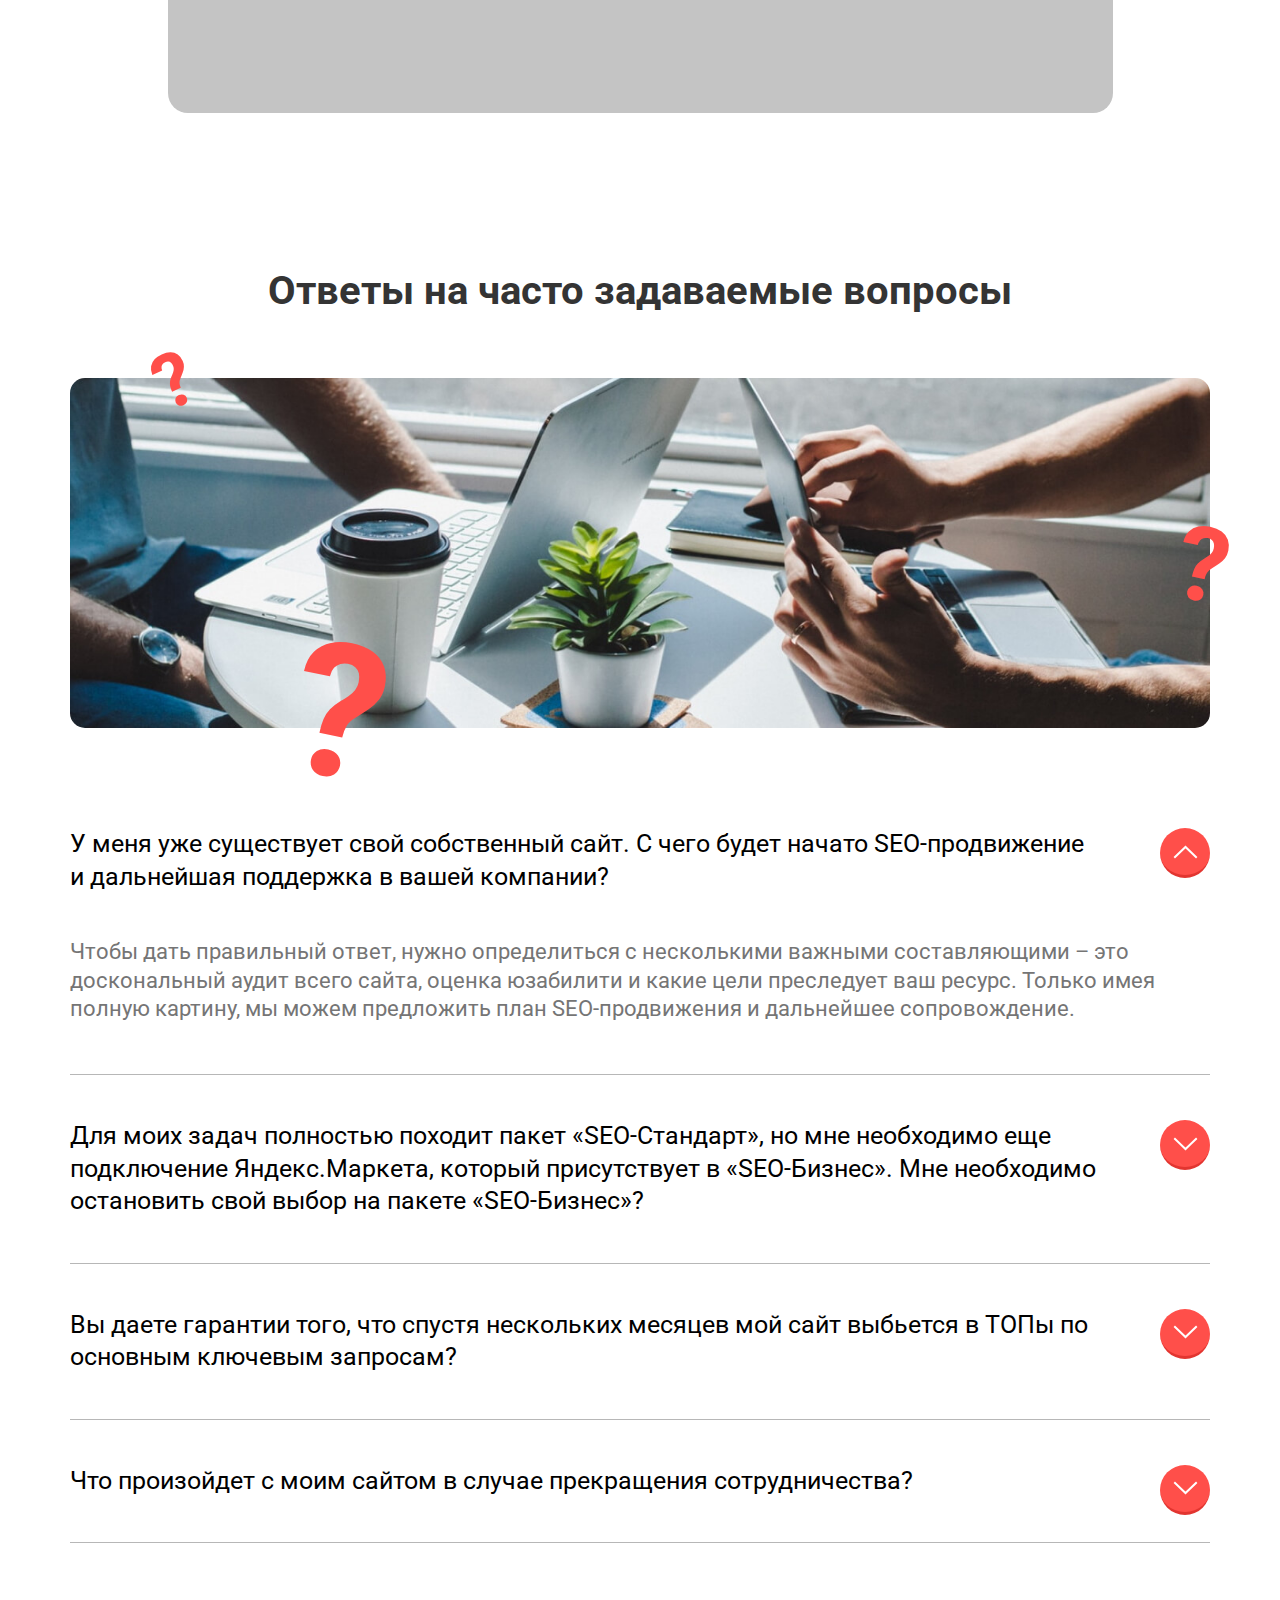
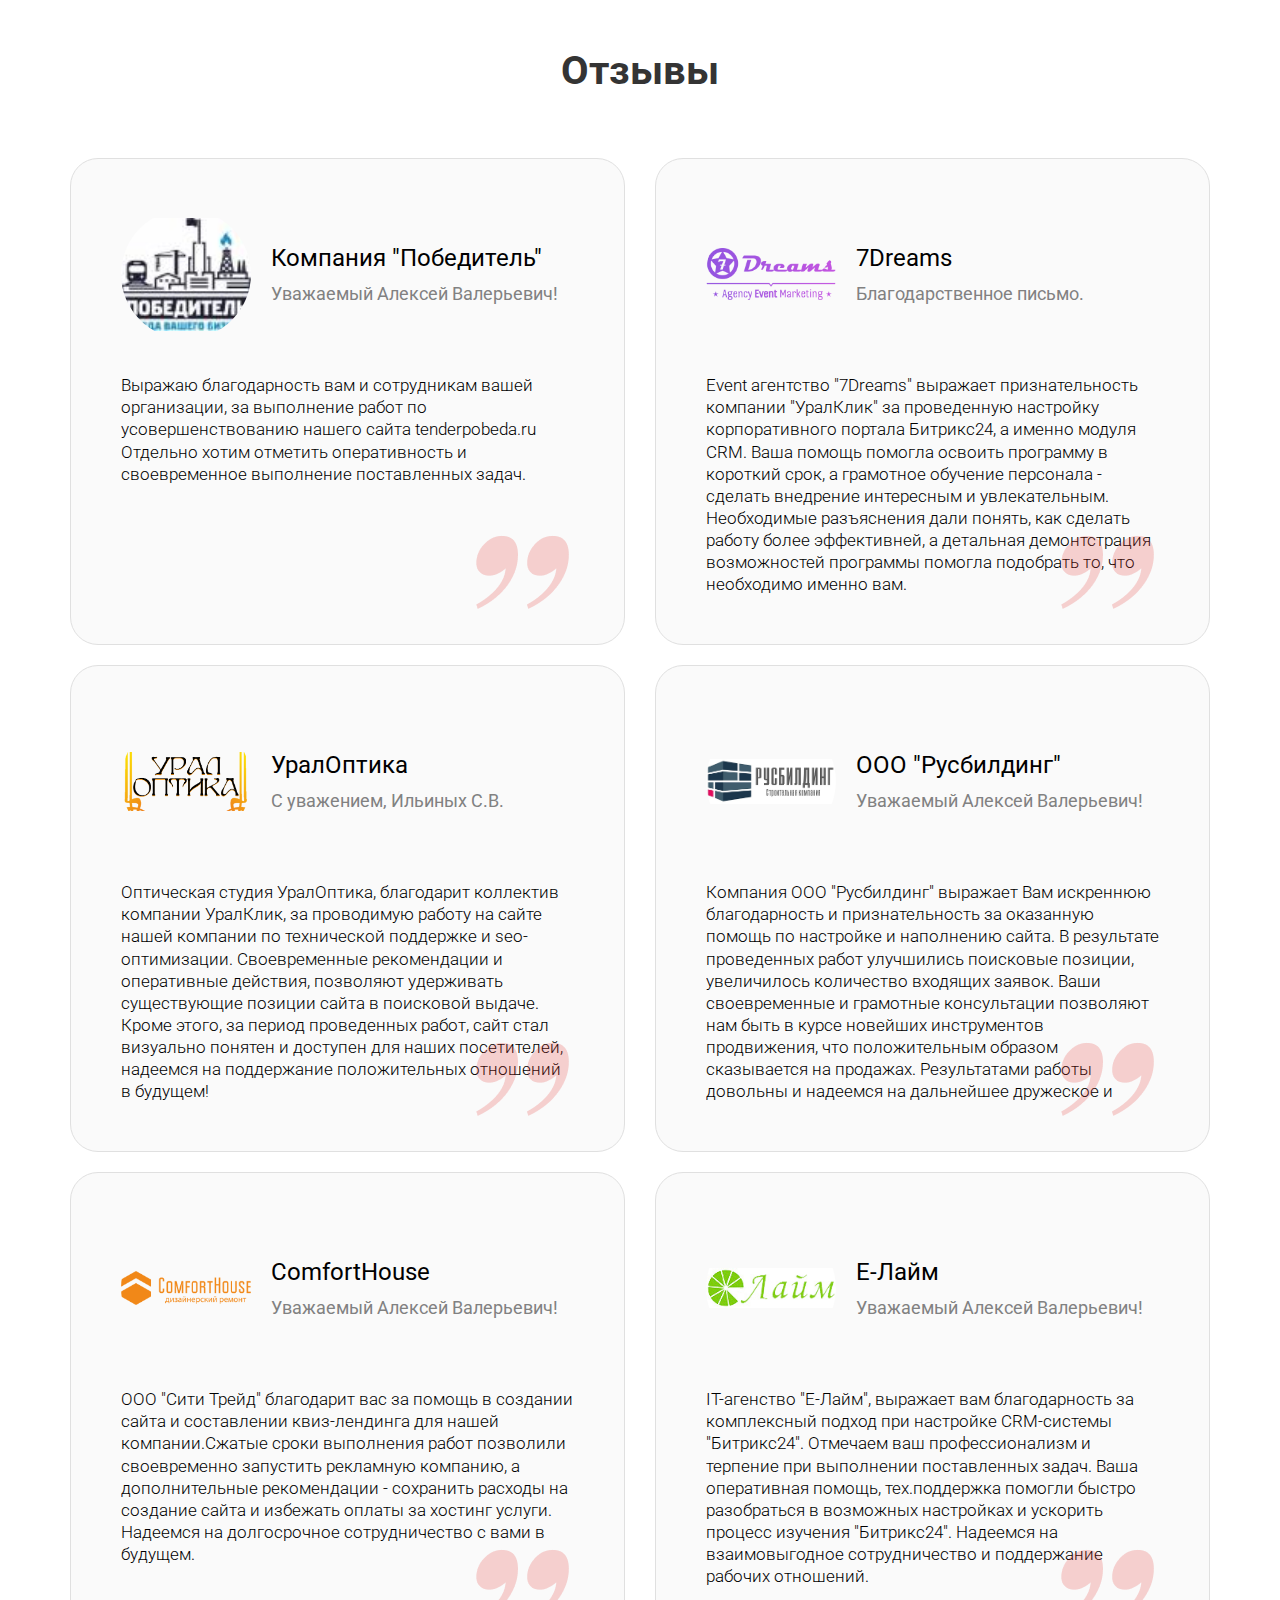
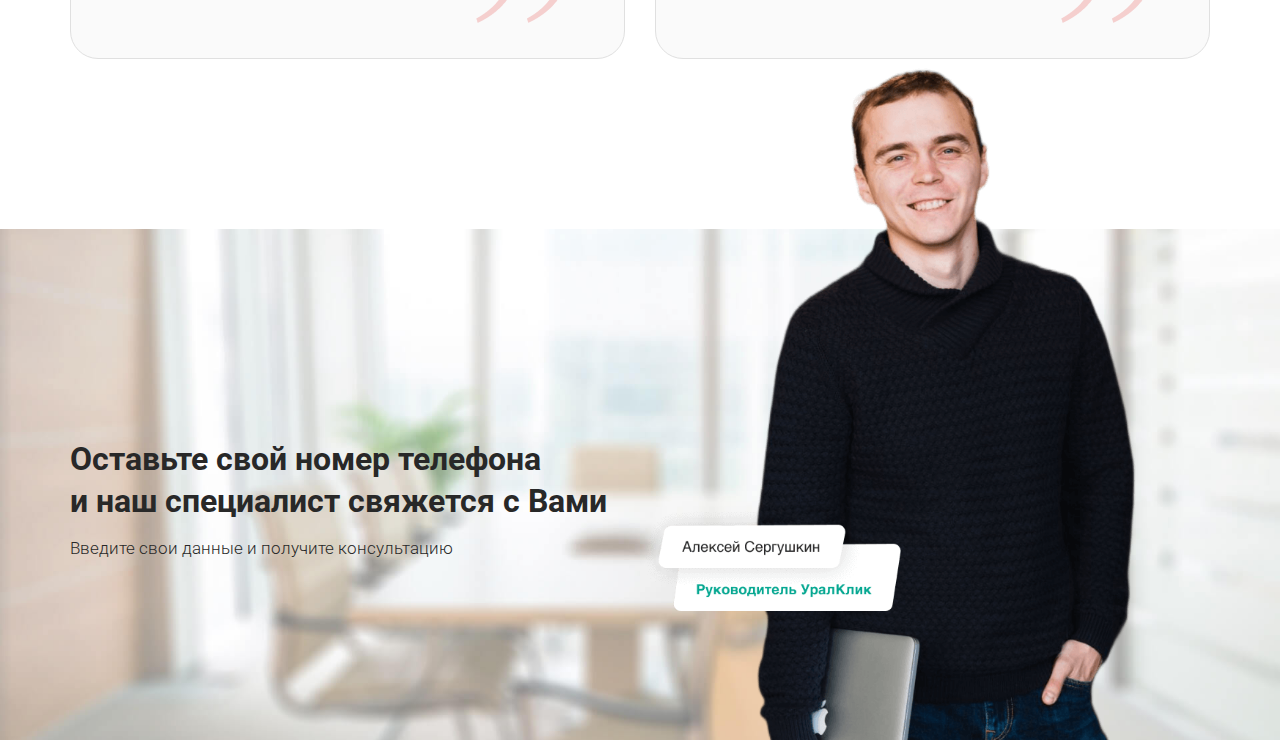
<file: seo.html>
<!DOCTYPE html>
<html lang="en">
<head>
	<link rel="stylesheet" type="text/css" href="css/normalize.css" media="screen">
	<link rel="stylesheet" type="text/css" href="libs/bootstrap4/bootstrap.min.css" media="screen">
	<link rel="stylesheet" type="text/css" href="css/owl.carousel.min.css" media="screen">
	<link href="css/lightbox.min.css" rel="stylesheet" />
	<link rel="stylesheet icon" type="text/css" href="css/style.css" media="screen">
	<meta name="viewport" content="width=device-width, initial-scale=1.0">
	<meta charset="UTF-8">
	<title>Document</title>
</head>
<body>
	<div class="wrapper">
		<header class="header">
			<div class="container">
				<div class="row">
					
				</div>
			</div>
		</header>

		<main>

			<section class="seo-main">
                <div class="container">
                    <div class="row">
                        <div class="col-lg-12">
                            <div class="seo-main-block">
                                <h1>seo</h1>
                                <h2>Поисковое продвижение в топ-10 <br>по индивидуальной стратегии</h2>
                            </div>
                            <div class="seo-form">
                                <p>Оставьте заявку на консультацию, <br>и мы вам перезвоним в течении 15 минут</p>
                                <form action="#!" id="seo-form-id">
                                    <div class="seo-form-btn">
                                        <script data-b24-form="click/38/ad65cn" data-skip-moving="true">
                                            (function(w,d,u){
                                            var s=d.createElement('script');s.async=true;s.src=u+'?'+(Date.now()/180000|0);
                                            var h=d.getElementsByTagName('script')[0];h.parentNode.insertBefore(s,h);
                                            })(window,document,'https://cdn-ru.bitrix24.ru/b8090091/crm/form/loader_38.js');
                                        </script>                                            
                                        <button type="button" id="send-btn">получить консультацию <img src="images/tel-icon.svg" alt=""></button>
                                    </div>
                                    <p class="politic">Нажимая на кнопку, вы соглашаетесь с <a href="#!">политикой конфиденциальности данных</a></p>
                                </form>
                            </div>
                        </div>
                    </div>
                </div>
            </section>

            <section class="seo-business">
                <div class="container">
                    <div class="row">
                        <div class="col-lg-12 title">
                            <h2>SEO продвижение вашего сайта — <br>долгосрочная инвестиция в ваш бизнес</h2>
                        </div>
                    </div>
                    <div class="row">
                        <div class="col-lg-6 seo-business-text">
                            <p>Что же за 3 заветные буквы о которых говорят все маркетологи? SEO (Search Engine Optimization, в переводе поисковая оптимизация) - ряд действий для улучшения ранжирования вашего сайта в поисковых системах. Чем выше позиция вашего сайта в поисковой выдаче, тем больше органического трафика будет поступать на ваш сайт (пользователи, которые самостоятельно заходят на ваш сайт по определенным поисковым запросам).</p>
                        </div>
                        <div class="col-lg-6 seo-business-text">
                            <p>Сегодня каждый бизнес обязан использовать различные маркетинговые каналы продвижения, в том числе онлайн. Если рассматривать онлайн-каналы продвижения бизнеса в формате инвестиций, то таргетированную и контекстную рекламу можно прировнять к краткосрочным инвестициям, а SEO к долгосрочным (в среднем от 3-6 месяцев до результата), но не менее важным.</p>                            
                        </div>
                        <div class="col-lg-12 seo-business-img">
                            <img src="images/seo-business-img.jpg" alt="">
                        </div>
                    </div>
                </div>
            </section>

            <section class="seo-price">
                <div class="container">
                    <div class="row">
                        <div class="col-lg-12 title">
                            <h2>Цены на продвижение сайта</h2>
                        </div>
                    </div>
                    <div class="row">
                        <div class="col-lg-4 col-md-4 col-sm-12 seo-price-col">
                            <div class="seo-price-rate">
                                <div class="rate-img">
                                    <img src="images/price-start.png" alt="">
                                </div>
                                <div class="rate-title">
                                    <h3>Тариф «Старт»</h3>
                                    <ul>
                                        <li>До 200 продвигаемых запросов</li>
                                        <li>Поисковые системы Яндекс, Гугл</li>
                                        <li>Один регион</li>
                                    </ul>
                                </div>
                                <div class="rate-price">
                                    <h3>20 000 ₽</h3>
                                    <script data-b24-form="click/38/ad65cn" data-skip-moving="true">
                                    (function(w,d,u){
                                    var s=d.createElement('script');s.async=true;s.src=u+'?'+(Date.now()/180000|0);
                                    var h=d.getElementsByTagName('script')[0];h.parentNode.insertBefore(s,h);
                                    })(window,document,'https://cdn-ru.bitrix24.ru/b8090091/crm/form/loader_38.js');
                                    </script>
                                    <a href="#!">заказать услугу</a>
                                </div>
                            </div>
                        </div>

                        <div class="col-lg-4 col-md-4 col-sm-12 seo-price-col">
                            <div class="seo-price-rate">
                                <div class="rate-img">
                                    <img src="images/price-standart.png" alt="">
                                </div>
                                <div class="rate-title">
                                    <h3>Тариф «Стандарт»</h3>
                                    <ul>
                                        <li>До 500 продвигаемых запросов</li>
                                        <li>Поисковые системы Яндекс, Гугл</li>
                                        <li>До двух регионов</li>
                                        <li>Техническая поддержка</li>
                                    </ul>
                                </div>
                                <div class="rate-price">
                                    <h3>35 000 ₽</h3>
                                    <script data-b24-form="click/38/ad65cn" data-skip-moving="true">
                                    (function(w,d,u){
                                    var s=d.createElement('script');s.async=true;s.src=u+'?'+(Date.now()/180000|0);
                                    var h=d.getElementsByTagName('script')[0];h.parentNode.insertBefore(s,h);
                                    })(window,document,'https://cdn-ru.bitrix24.ru/b8090091/crm/form/loader_38.js');
                                    </script>
                                    <a href="#!">заказать услугу</a>
                                </div>
                            </div>
                        </div>
                        
                        <div class="col-lg-4 col-md-4 col-sm-12 seo-price-col">
                            <div class="seo-price-rate">
                                <div class="rate-img">
                                    <img src="images/price-business.png" alt="">
                                </div>
                                <div class="rate-title">
                                    <h3>Тариф «Бизнес»</h3>
                                    <ul>
                                        <li>До 1000 продвигаемых запросов</li>
                                        <li>Поисковые системы Яндекс, Гугл</li>
                                        <li>До пяти регионов</li>
                                        <li>Техническая поддержка</li>
                                        <li>Сопровождение рекламных кампаний <br>(Яндекс, Гугл, Instagram)</li>
                                    </ul>
                                </div>
                                <div class="rate-price">
                                    <h3>50 000 ₽</h3>
                                    <script data-b24-form="click/38/ad65cn" data-skip-moving="true">
                                    (function(w,d,u){
                                    var s=d.createElement('script');s.async=true;s.src=u+'?'+(Date.now()/180000|0);
                                    var h=d.getElementsByTagName('script')[0];h.parentNode.insertBefore(s,h);
                                    })(window,document,'https://cdn-ru.bitrix24.ru/b8090091/crm/form/loader_38.js');
                                    </script>
                                    <a href="#!">заказать услугу</a>
                                </div>
                            </div>
                        </div>
                    </div>
                </div>
            </section>

            <section class="seo-info">
                <div class="container">
                    <div class="row">
                        <div class="col-lg-12 title">
                            <h2>Что вы получаете заказывая SEO <br>в веб-студии Уралклик?</h2>
                        </div>
                    </div>
                    <div class="seo-info-block">
                        <div class="row">
                            <div class="col-lg-12">
                                <div class="seo-info-item">
                                    <span class="icon"><img src="images/seo-info-icon1.png" alt=""></span>
                                    <p>Вывод в ТОП-10 Yandex и Google <br> по ключевым запросам</p>
                                </div>
                                <div class="seo-info-item two">
                                    <span class="icon"><img src="images/seo-info-icon2.png" alt=""></span>
                                    <p>Техническая поддержка </p>
                                </div>
                                <div class="seo-info-item three">
                                    <span class="icon"><img src="images/seo-info-icon3.png" alt=""></span>
                                    <p>Контент-сопровождение бесплатно <br> в рамках SЕО продвижения</p>
                                </div>
                                <div class="seo-info-item four">
                                    <span class="icon"><img src="images/seo-info-icon4.png" alt=""></span>
                                    <p>Usability оптимизация</p>
                                </div>
                                <div class="seo-info-item five">
                                    <span class="icon"><img src="images/seo-info-icon5.png" alt=""></span>
                                    <p>Систематический аудит и анализ конкурентов</p>
                                </div>
                            </div>
                        </div>
                    </div>
                </div>
            </section>

            <section class="seo-steps">
                <div class="container">
                    <div class="row">
                        <div class="col-lg-12 title">
                            <h2>Этапы SEO оптимизации</h2>
                        </div>
                        <div class="col-lg-12 seo-steps-img">
                            <img src="images/seo-steps-img.png" alt="">
                        </div>
                    </div>
                    <div class="row">
                        <div class="col-lg-6">
                            <div class="accordion" id="accordionExample">
                                <div class="card">
                                  <div class="card-header" id="headingOne">
                                    <h2 class="mb-0">
                                      <button class="btn btn-link btn-block text-left" type="button" data-toggle="collapse" data-target="#collapseOne" aria-expanded="false" aria-controls="collapseOne">
                                        <span class="step-num">этап 1</span>
                                        <span class="step-card-title">SEO аудит: <br>Технический анализ сайта</span>
                                      </button>
                                      <span class="arrow" type="button" data-toggle="collapse" data-target="#collapseOne" aria-expanded="false" aria-controls="collapseOne">
                                        <svg width="25" height="14" viewBox="0 0 25 14" fill="none" xmlns="http://www.w3.org/2000/svg">
                                            <path d="M2 12L12.5 2L23 12" stroke="white" stroke-width="2" stroke-linecap="square"/>
                                        </svg>                                            
                                      </span>
                                    </h2>
                                  </div>

                                  <div id="collapseOne" class="collapse" aria-labelledby="headingOne" data-parent="#accordionExample">
                                    <div class="card-body">
                                      <ul>
                                          <li class="list">Проверка сайта на санкции со стороны поисковых систем;</li>
                                          <li class="list">Проверка файла robots.txt;</li>
                                          <li class="list">Проверка карты сайта - sitemap (XML, HTML версия);</li>
                                          <li class="list">Переадресация сайта с WWW или наоборот;</li>
                                          <li class="list">Настройка ЧПУ (человеко понятный URL);</li>
                                          <li class="list">Наличие страницы с 404 ошибкой (страницы не найдено);</li>
                                          <li class="list">Добавление в сайт Вебмастер. Яндекс и Google Search Console;</li>
                                          <li class="list">Присвоение сайту региона продвижения;</li>
                                          <li class="list">Размещение счетчиков посещения на сайт Яндекс Метрика и Google Analytics;</li>
                                          <li class="list">Создание целей в Яндекс Метрике;</li>
                                          <li class="list">Добавление сайта в Яндекс и Google карты;</li>
                                          <li class="list">Поиск ошибок кода страниц;</li>
                                          <li class="list">Выявление ошибок структуры сайта;</li>
                                          <li class="list">Анализ контента (наличие орфографических ошибок, уникальность текста, информативность);</li>
                                          <li class="list">Присутствие мобильной версии сайта (наличие ошибок и удобство использования).</li>
                                      </ul>
                                    </div>
                                  </div>
                                </div>
                            </div>
                        </div>
                        <div class="col-lg-6">
                            <div class="accordion" id="accordionExample2">
                                <div class="card">
                                  <div class="card-header" id="headingTwo">
                                    <h2 class="mb-0">
                                      <button class="btn btn-link btn-block text-left" type="button" data-toggle="collapse" data-target="#collapseTwo" aria-expanded="false" aria-controls="collapseTwo">
                                        <span class="step-num">этап 2</span>
                                        <span class="step-card-title">Аудит юзабилити <br>и анализ конкурентов</span>
                                      </button>
                                      <span class="arrow" data-toggle="collapse" data-target="#collapseTwo" aria-expanded="false" aria-controls="collapseTwo">
                                        <svg width="25" height="14" viewBox="0 0 25 14" fill="none" xmlns="http://www.w3.org/2000/svg">
                                            <path d="M2 12L12.5 2L23 12" stroke="white" stroke-width="2" stroke-linecap="square"/>
                                        </svg>                                            
                                      </span>
                                    </h2>
                                  </div>

                                  <div id="collapseTwo" class="collapse" aria-labelledby="headingTwo" data-parent="#accordionExample2">
                                    <div class="card-body">
                                      <ul>
                                          <li class="list">Анализ информации о компании, выявление преимуществ, специфики компании; базовый (обзорный) анализ сайта с целью выявления наличия проблем и особенностей функционала;</li>
                                          <li class="list">Анализ сайтов конкурентов: выявление сильных и слабых сторон сайта Клиента по сравнению с его конкурентами;</li>
                                          <li class="list">Анализ поведенческих показателей статистики сайта с целью выявления его наиболее проблемных мест (веб-аналитика);</li>
                                          <li class="list">Проверка кроссбраузерности и кросплатформенности сайта;</li>
                                          <li class="list">Проверка корректной работы функционала сайта, оценка его целесообразности на сайте. Выявление необходимости в добавлении функционала на сайт;</li>
                                          <li class="list">Настройка цели «Вовлеченность посетителей Сайта»;</li>
                                          <li class="list">Настройка цели «Конверсия посетителей в потенциальных покупателей».</li>
                                      </ul>
                                    </div>
                                  </div>
                                </div>
                            </div>
                        </div>

                        <div class="col-lg-6">
                            <div class="accordion" id="accordionExample3">
                                <div class="card">
                                  <div class="card-header" id="headingthree">
                                    <h2 class="mb-0">
                                      <button class="btn btn-link btn-block text-left" type="button" data-toggle="collapse" data-target="#collapseThree" aria-expanded="false" aria-controls="collapseThree">
                                        <span class="step-num">этап 3</span>
                                        <span class="step-card-title">Базовые настройки <br>SEO</span>
                                      </button>
                                      <span class="arrow" data-toggle="collapse" data-target="#collapseThree" aria-expanded="false" aria-controls="collapseThree">
                                        <svg width="25" height="14" viewBox="0 0 25 14" fill="none" xmlns="http://www.w3.org/2000/svg">
                                            <path d="M2 12L12.5 2L23 12" stroke="white" stroke-width="2" stroke-linecap="square"/>
                                        </svg>                                            
                                      </span>
                                    </h2>
                                  </div>

                                  <div id="collapseThree" class="collapse" aria-labelledby="headingthree" data-parent="#accordionExample3">
                                    <div class="card-body">
                                        <ul>
                                            <li class="list">Анализируем и подбираем список ключевых запросов по всему сайту. Количество продвигаемых фраз зависит от тарифа</li>
                                        </ul>
                                    </div>
                                  </div>
                                </div>
                            </div>
                        </div>
                        <div class="col-lg-6">
                            <div class="accordion" id="accordionExample4">
                                <div class="card">
                                  <div class="card-header" id="headingFour">
                                    <h2 class="mb-0">
                                      <button class="btn btn-link btn-block text-left" type="button" data-toggle="collapse" data-target="#collapseFour" aria-expanded="false" aria-controls="collapseFour">
                                        <span class="step-num">этап 4</span>
                                        <span class="step-card-title">Семантика: сбор, <br>кластеризация ключей</span>
                                      </button>
                                      <span class="arrow" data-toggle="collapse" data-target="#collapseFour" aria-expanded="false" aria-controls="collapseFour">
                                        <svg width="25" height="14" viewBox="0 0 25 14" fill="none" xmlns="http://www.w3.org/2000/svg">
                                            <path d="M2 12L12.5 2L23 12" stroke="white" stroke-width="2" stroke-linecap="square"/>
                                        </svg>                                            
                                      </span>
                                    </h2>
                                  </div>

                                  <div id="collapseFour" class="collapse" aria-labelledby="headingFour" data-parent="#accordionExample4">
                                    <div class="card-body">
                                        <ul>
                                            <li class="list">Изучим тематику и конкурентов;</li>
                                            <li class="list">Выделим УТП;</li>
                                            <li class="list">Разработаем уникальный оптимизированный текст;</li>
                                            <li class="list">Напишем привлекательные заголовки;</li>
                                            <li class="list">Структурируем информацию, разобьём текст на смысловые блоки, логично разместим их в имеющемся дизайне;</li>
                                            <li class="list">Уточним информацию по ценам, доставке;</li>
                                            <li class="list">Добавим конкретики: факты, цифры;</li>
                                            <li class="list">Пропишем призыв к действию.</li>
                                        </ul>
                                    </div>
                                  </div>
                                </div>
                            </div>
                        </div>

                        <div class="col-lg-6">
                            <div class="accordion" id="accordionExample5">
                                <div class="card">
                                  <div class="card-header" id="headingFive">
                                    <h2 class="mb-0">
                                      <button class="btn btn-link btn-block text-left" type="button" data-toggle="collapse" data-target="#collapseFive" aria-expanded="false" aria-controls="collapseFive">
                                        <span class="step-num">этап 5</span>
                                        <span class="step-card-title">SEO: <br>оптимизация сайта</span>
                                      </button>
                                      <span class="arrow" data-toggle="collapse" data-target="#collapseFive" aria-expanded="false" aria-controls="collapseFive">
                                        <svg width="25" height="14" viewBox="0 0 25 14" fill="none" xmlns="http://www.w3.org/2000/svg">
                                            <path d="M2 12L12.5 2L23 12" stroke="white" stroke-width="2" stroke-linecap="square"/>
                                        </svg>                                            
                                      </span>
                                    </h2>
                                  </div>

                                  <div id="collapseFive" class="collapse" aria-labelledby="headingFive" data-parent="#accordionExample5">
                                    <div class="card-body">
                                      <ul>
                                          <li class="list">Исправление ошибок сайта выявленных на этапе аудита;</li>
                                          <li class="list">Внесение рекомендаций;</li>
                                          <li class="list">Размещение контента на сайте;</li>
                                          <li class="list">Оптимизация мета тегов;</li>
                                          <li class="list">Внутренняя перелинковка;</li>
                                          <li class="list">Оптимизация сниппетов.</li>
                                      </ul>
                                    </div>
                                  </div>
                                </div>
                            </div>
                        </div>
                        <div class="col-lg-6">
                            <div class="accordion" id="accordionExample6">
                                <div class="card">
                                  <div class="card-header" id="headingSix">
                                    <h2 class="mb-0">
                                      <button class="btn btn-link btn-block text-left" type="button" data-toggle="collapse" data-target="#collapseSix" aria-expanded="false" aria-controls="collapseSix">
                                        <span class="step-num">этап 6</span>
                                        <span class="step-card-title">Оптимизация <br>контента</span>
                                      </button>
                                      <span class="arrow" data-toggle="collapse" data-target="#collapseSix" aria-expanded="false" aria-controls="collapseSix">
                                        <svg width="25" height="14" viewBox="0 0 25 14" fill="none" xmlns="http://www.w3.org/2000/svg">
                                            <path d="M2 12L12.5 2L23 12" stroke="white" stroke-width="2" stroke-linecap="square"/>
                                        </svg>                                            
                                      </span>
                                    </h2>
                                  </div>

                                  <div id="collapseSix" class="collapse" aria-labelledby="headingSix" data-parent="#accordionExample6">
                                    <div class="card-body">
                                        <p>Для продвижения мы используем:</p>
                                        <ul>
                                            <li class="list">Постоянные ссылки;</li>
                                            <li class="list">Арендованные ссылки;</li>
                                            <li class="list">Внутренние ссылки;</li>
                                            <li class="list">Социальные ссылки.</li>
                                        </ul>
                                    </div>
                                  </div>
                                </div>
                            </div>
                        </div>

                        <div class="col-lg-6">
                            <div class="accordion" id="accordionExample7">
                                <div class="card">
                                  <div class="card-header" id="headingSeven">
                                    <h2 class="mb-0">
                                      <button class="btn btn-link btn-block text-left" type="button" data-toggle="collapse" data-target="#collapseSeven" aria-expanded="false" aria-controls="collapseSeven">
                                        <span class="step-num">этап 7</span>
                                        <span class="step-card-title">Увеличение <br>ссылочной массы</span>
                                      </button>
                                      <span class="arrow" data-toggle="collapse" data-target="#collapseSeven" aria-expanded="false" aria-controls="collapseSeven">
                                        <svg width="25" height="14" viewBox="0 0 25 14" fill="none" xmlns="http://www.w3.org/2000/svg">
                                            <path d="M2 12L12.5 2L23 12" stroke="white" stroke-width="2" stroke-linecap="square"/>
                                        </svg>                                            
                                      </span>
                                    </h2>
                                  </div>

                                  <div id="collapseSeven" class="collapse" aria-labelledby="headingSeven" data-parent="#accordionExample7">
                                    <div class="card-body">
                                        <ul>
                                            <li class="list">Добавление посадочных страниц;</li>
                                            <li class="list">Наполнение страниц текстами;</li>
                                            <li class="list">Разработка полезных инструментов.</li>
                                        </ul>
                                    </div>
                                  </div>
                                </div>
                            </div>
                        </div>
                        <div class="col-lg-6">
                            <div class="accordion" id="accordionExample8">
                                <div class="card">
                                  <div class="card-header" id="headingEight">
                                    <h2 class="mb-0">
                                      <button class="btn btn-link btn-block text-left" type="button" data-toggle="collapse" data-target="#collapseEight" aria-expanded="false" aria-controls="collapseEight">
                                        <span class="step-num">этап 8</span>
                                        <span class="step-card-title">Увеличение <br>ссылочной массы</span>
                                      </button>
                                      <span class="arrow" data-toggle="collapse" data-target="#collapseEight" aria-expanded="false" aria-controls="collapseEight">
                                        <svg width="25" height="14" viewBox="0 0 25 14" fill="none" xmlns="http://www.w3.org/2000/svg">
                                            <path d="M2 12L12.5 2L23 12" stroke="white" stroke-width="2" stroke-linecap="square"/>
                                        </svg>            
                                      </span>
                                    </h2>
                                  </div>

                                  <div id="collapseEight" class="collapse" aria-labelledby="headingEight" data-parent="#accordionExample8">
                                    <div class="card-body">
                                        <ul>
                                            <li class="list">Мониторинг позиций по запросам;</li>
                                            <li class="list">Корректировка контента;</li>
                                            <li class="list">Корректировка ссылок;</li>
                                            <li class="list">Работа над поведенческими факторами и продающими способностями сайта;</li>
                                            <li class="list">Развитие и модернизация сайта — добавление новых функций и сервисов;</li>
                                            <li class="list">Выявление сильных сторон конкурентов и интеграция их в проект клиента.</li>
                                        </ul>
                                    </div>
                                  </div>
                                </div>
                            </div>
                        </div>
                    </div>
                </div>
            </section>

			<section class="keys-sec seo-slide-sec">
				<div class="container">
					<div class="row">
						<div class="col-lg-12 title">
							<h2>SEO кейс под ключ</h2>
                            <p>Если вы уже задумались о том, где заказать SEO продвижение вашего сайта, вам будет важен опыт и профессионализм исполнителя. Мы точно знаем, что делаем и несем ответственность за конечный результат продвижения. Именно поэтому мы публикуем все наши кейсы с подробным описанием хода работ и итоговым результатом. Ознакомиться с нашим портфолио можно ниже.</p>
						</div>
					</div>
					<div class="keys-slide-block">
						<div class="row slide-rov">
							<div class="col-lg-10 keys-slide">
								<div class="row slide-block">
									<div class="col-lg-5 col-md-12 slide-col pl-0 pr-0">
										<div class="slide-img seo-slide-img">
											<img src="images/seo-keys-img1.png" alt="">
										</div>
									</div>
									<div class="col-lg-7 col-md-12 slide-col">
										<div class="slide-right">
											<h3>Восстановление сайта услуги  автосервиса</h3>
											<div class="slide-list">
                                                <ul>
                                                    <li class="list">Перенос сайта на CMS 1с Битрикс, полная техническая настройка сайта</li>
                                                    <li class="list">Комплексный <br>SEO -аудит! </li>
                                                    <li class="list">Семантическое ядро на 8000 ключей, оптимизация мета-тегов!</li>
                                                    <li class="list">Прирост органического трафика на 200% за 6 недель. </li>
                                                </ul>
                                                <a href="https://uralclick.ru/projects/prodvizhenie/alfa/">подробнее</a>
                                            </div>
										</div>
									</div>
								</div>
								<div class="row slide-block">
									<div class="col-lg-5 col-md-12 slide-col pl-0 pr-0">
										<div class="slide-img seo-slide-img">
											<img src="images/seo-keys-img2.png" alt="">
										</div>
									</div>
									<div class="col-lg-7 col-md-12 slide-col">
										<div class="slide-right">
											<h3>Продвижение завода по производству труб ППУ</h3>
											<div class="slide-list">
                                                <ul>
                                                    <li class="list">Разработка сайта с нуля</li>
                                                    <li class="list"> Сбор семантики и расширение каталога до 46тыс. Позиций</li>
                                                    <li class="list">Системный рост увеличения заявок с органической выдачи  </li>
                                                </ul>
                                                <a href="https://uralclick.ru/projects/prodvizhenie/sayverkhot/">подробнее</a>
                                            </div>
										</div>
									</div>
								</div>
                                <div class="row slide-block">
									<div class="col-lg-5 col-md-12 slide-col pl-0 pr-0">
										<div class="slide-img seo-slide-img">
											<img src="images/seo-keys-img3.jpg" alt="">
										</div>
									</div>
									<div class="col-lg-7 col-md-12 slide-col">
										<div class="slide-right">
											<h3>Продвижение сети салонов оптики в Екатеринбурге</h3>
											<div class="slide-list">
                                                <ul>
                                                    <li class="list">Переформирована структура сайта</li>
                                                    <li class="list">Каталог заполнен и приведен в актуальное состояние</li>
                                                    <li class="list">Собрано более 2 000, запросов и выполнено планомерное внедрение.</li>
                                                    <li class="list">Закуплены качественные вечные ссылки.</li>
                                                </ul>
                                                <a href="https://uralclick.ru/projects/prodvizhenie/optica/">подробнее</a>
                                            </div>
										</div>
									</div>
								</div>
                                <div class="row slide-block">
									<div class="col-lg-5 col-md-12 slide-col pl-0 pr-0">
										<div class="slide-img seo-slide-img">
											<img src="images/seo-keys-img4.jpg" alt="">
										</div>
									</div>
									<div class="col-lg-7 col-md-12 slide-col">
										<div class="slide-right">
											<h3>Продвижение сайта Event-агенства</h3>
											<div class="slide-list">
                                                <ul>
                                                    <li class="list">Проведен анализ конкурентов по Мск и обл.</li>
                                                    <li class="list">Составлен список мер, по достижению органической выдачи за 6мес</li>
                                                    <li class="list">Продвинули в топ-10 в Москве по запросам на тему «Организация мероприятий», «Эвент агенство»</li>
                                                </ul>
                                                <a href="https://uralclick.ru/projects/prodvizhenie/7dreams/">подробнее</a>
                                            </div>
										</div>
									</div>
								</div>
							</div>
						</div>
					</div>
				</div>
			</section>

            <section class="our-command">
                <div class="container">
                    <div class="row">
                        <div class="col-lg-12 title">
                            <h2>Наша команда</h2>
                            <p>Наша команда прошла путь от маленького агентства, которое занималось сайтами визитками, <br>до стабильной компании с кейсами федерального уровня.</p>
                        </div>
                    </div>
                    <div class="row">
                        <div class="col-lg-3 col-md-6">
                            <div class="our-command-item">
                                <div class="command-img">
                                    <img src="images/commands-img1.png" alt="">
                                </div>
                                <div class="command-name">
                                    <h4>Алексей Сергушкин</h4>
                                    <p>Руководитель компании — создал свой бизнес, чтобы вы могли развивать свой</p>
                                    <a href="mailto:a@uralclick.ru"><img src="images/mail-icon.svg" alt=""> a@uralclick.ru</a>
                                </div>
                            </div>
                        </div>
                        <div class="col-lg-3 col-md-6">
                            <div class="our-command-item">
                                <div class="command-img">
                                    <img src="images/commands-img2.png" alt="">
                                </div>
                                <div class="command-name">
                                    <h4>Андрей Бондаренко</h4>
                                    <p class="small">Руководитель проектов — наблюдает и руководит за проектами, чтобы вы могли заниматься любимым делом</p>
                                    <a href="mailto:ba@uralclick.ru"><img src="images/mail-icon.svg" alt=""> ba@uralclick.ru</a>
                                </div>
                            </div>
                        </div>
                        <div class="col-lg-3 col-md-6">
                            <div class="our-command-item">
                                <div class="command-img">
                                    <img src="images/commands-img3.png" alt="">
                                </div>
                                <div class="command-name">
                                    <h4>Александр Островский</h4>
                                    <p>Руководитель технического отдела — руководит цифровой половиной компании</p>
                                    <a href="mailto:support@uralclick.ru"><img src="images/mail-icon.svg" alt=""> support@uralclick.ru</a>
                                </div>
                            </div>
                        </div>
                        <div class="col-lg-3 col-md-6 for-drop for-drop-mob">
                            <div class="our-command-item">
                                <div class="command-img">
                                    <img src="images/commands-img4.jpg" alt="">
                                </div>
                                <div class="command-name">
                                    <h4>Павел Сухоцкий</h4>
                                    <p>Программист 1С-Bitrix — разрабатывает для вас платформы на 1С-Bitrix</p>
                                    <a href="mailto:support@uralclick.ru"><img src="images/mail-icon.svg" alt=""> support@uralclick.ru</a>
                                </div>
                            </div>
                        </div>

                        <div class="col-lg-3 col-md-6 for-drop">
                            <div class="our-command-item">
                                <div class="command-img">
                                    <img src="images/commend-img-alex.jpeg" alt="">
                                </div>
                                <div class="command-name">
                                    <h4>Александр Кретинин</h4>
                                    <p>Программист Битрикс24 — настраивает  CRM системы, которые вы заслужили</p>
                                    <a href="mailto:bitrix24@uralclick.ru"><img src="images/mail-icon.svg" alt=""> bitrix24@uralclick.ru</a>
                                </div>
                            </div>
                        </div>
                        <div class="col-lg-3 col-md-6 for-drop">
                            <div class="our-command-item">
                                <div class="command-img">
                                    <img src="images/commands-img5.png" alt="">
                                </div>
                                <div class="command-name">
                                    <h4>Рушана Хадиева</h4>
                                    <p>SEO-специалист — помогает вам победить Google и Яндекс в поисковой войне</p>
                                    <a href="mailto:rh@uralclick.ru"><img src="images/mail-icon.svg" alt=""> rh@uralclick.ru</a>
                                </div>
                            </div>
                        </div>
                        <div class="col-lg-3 col-md-6 for-drop">
                            <div class="our-command-item">
                                <div class="command-img">
                                    <img src="images/commands-img-ekatrina.jpg" alt="">
                                </div>
                                <div class="command-name">
                                    <h4>Екатерина Шакурова</h4>
                                    <p>Копирайтер — пишет для вас тексты, которые продают и продвигают бизнес</p>
                                    <a href="mailto:kopy@uralclick.ru"><img src="images/mail-icon.svg" alt=""> kopy@uralclick.ru</a>
                                </div>
                            </div>
                        </div>
                        <div class="col-lg-3 col-md-6 for-drop">
                            <div class="our-command-item">
                                <div class="command-img">
                                    <img src="images/commands-img-yulia.jpeg" alt="">
                                </div>
                                <div class="command-name">
                                    <h4>Юлия Масляницина</h4>
                                    <p>Дизайнер — создает продающий дизайн для вашего бизнеса, который отражает главные цели компании</p>
                                    <a href="mailto:diz@uralclick.ru"><img src="images/mail-icon.svg" alt=""> diz@uralclick.ru</a>
                                </div>
                            </div>
                        </div>

                        <div class="col-lg-12 show-all mob">
                            <a href="#!" class="show-btn">смотреть всех специалистов</a>
                        </div>
                    </div>

                    <div class="row video-rov">
                        <div class="col-lg-10">
                            <div class="our-command-video">
                                <iframe width="100%" height="100%" src="https://www.youtube.com/embed/z2iWFuxbTHM" title="YouTube video player" frameborder="0" allow="accelerometer; autoplay; clipboard-write; encrypted-media; gyroscope; picture-in-picture" allowfullscreen></iframe>
                            </div>
                        </div>
                    </div>
                </div>
            </section>

            <section class="question-sec">
                <div class="container">
                    <div class="row">
                        <div class="col-lg-12 title">
                            <h2>Ответы на часто задаваемые вопросы</h2>
                        </div>
                        <div class="col-lg-12 question-img">
                            <span class="question-icon1">?</span>
                            <span class="question-icon2">?</span>
                            <span class="question-icon3">?</span>
                            <img src="images/question-bg.jpg" alt="">
                        </div>
                    </div>
                    <div class="row">
                        <div class="col-lg-12 question-card">
                            <div class="accordion" id="accordionQuestion1">
                                <div class="card">
                                  <div class="card-header" id="question-head1">
                                    <h2 class="mb-0 active">
                                      <button class="btn btn-block text-left q-btn" type="button" data-toggle="collapse" data-target="#collapseQuestion1" aria-expanded="true" aria-controls="collapseQuestion1">
                                        У меня уже существует свой собственный сайт. С чего будет начато SEO-продвижение и дальнейшая поддержка в вашей компании?
                                      </button>
                                      <span class="arrow" data-toggle="collapse" data-target="#collapseQuestion1" aria-expanded="true" aria-controls="collapseQuestion1">
                                        <svg width="25" height="14" viewBox="0 0 25 14" fill="none" xmlns="http://www.w3.org/2000/svg">
                                            <path d="M2 12L12.5 2L23 12" stroke="white" stroke-width="2" stroke-linecap="square"/>
                                        </svg>                                            
                                      </span>
                                    </h2>
                                  </div>
                              
                                  <div id="collapseQuestion1" class="collapse show" aria-labelledby="question-head1" data-parent="#accordionQuestion1">
                                    <div class="card-body">
                                        <p>Чтобы дать правильный ответ, нужно определиться с несколькими важными составляющими – это доскональный аудит всего сайта, оценка юзабилити и какие цели преследует ваш ресурс. Только имея полную картину, мы можем предложить план SEO-продвижения и дальнейшее сопровождение.</p>
                                    </div>
                                  </div>
                                </div>

                                <div class="card">
                                    <div class="card-header" id="question-head2">
                                      <h2 class="mb-0">
                                        <button class="btn btn-block text-left q-btn" type="button" data-toggle="collapse" data-target="#collapseQuestion2" aria-expanded="false" aria-controls="collapseQuestion2">
                                            Для моих задач полностью походит пакет «SEO-Стандарт», но мне необходимо 
                                            еще подключение Яндекс.Маркета, который присутствует в «SEO-Бизнес». 
                                            Мне необходимо остановить свой выбор на пакете «SEO-Бизнес»?
                                        </button>
                                        <span class="arrow" data-toggle="collapse" data-target="#collapseQuestion2" aria-expanded="false" aria-controls="collapseQuestion2">
                                            <svg width="25" height="14" viewBox="0 0 25 14" fill="none" xmlns="http://www.w3.org/2000/svg">
                                                <path d="M2 12L12.5 2L23 12" stroke="white" stroke-width="2" stroke-linecap="square"/>
                                            </svg>                                            
                                          </span>
                                      </h2>
                                    </div>
                                
                                    <div id="collapseQuestion2" class="collapse" aria-labelledby="question-head2" data-parent="#accordionQuestion1">
                                      <div class="card-body">
                                          <p>Нет. Вы можете постоянно заказывать у нас пакет «SEO-Стандарт», а решение вопроса по подключению Яндекс.Маркета возможно в индивидуальном порядке.</p>
                                      </div>
                                    </div>
                                </div>

                                <div class="card">
                                    <div class="card-header" id="question-head3">
                                      <h2 class="mb-0">
                                        <button class="btn btn-block text-left q-btn" type="button" data-toggle="collapse" data-target="#collapseQuestion3" aria-expanded="false" aria-controls="collapseQuestion3">
                                            Вы даете гарантии того, что спустя нескольких месяцев мой сайт выбьется в ТОПы по основным ключевым запросам?
                                        </button>
                                        <span class="arrow" data-toggle="collapse" data-target="#collapseQuestion3" aria-expanded="false" aria-controls="collapseQuestion3">
                                            <svg width="25" height="14" viewBox="0 0 25 14" fill="none" xmlns="http://www.w3.org/2000/svg">
                                                <path d="M2 12L12.5 2L23 12" stroke="white" stroke-width="2" stroke-linecap="square"/>
                                            </svg>                                            
                                          </span>
                                      </h2>
                                    </div>
                                
                                    <div id="collapseQuestion3" class="collapse" aria-labelledby="question-head3" data-parent="#accordionQuestion1">
                                      <div class="card-body">
                                          <p>Самый логичный и ожидаемый вопрос от любого заказчика. С точки зрения SEO, гарантированный вывод сайта на первые позиции невозможен. Однако, всесторонний анализ сайта, устранение обнаруженных ошибок и разработка правильной стратегии обязательно улучшит позиции обслуживаемого ресурса в долгосрочной перспективе.</p>
                                      </div>
                                    </div>
                                </div>

                                <div class="card">
                                    <div class="card-header" id="question-head4">
                                      <h2 class="mb-0">
                                        <button class="btn btn-block text-left q-btn" type="button" data-toggle="collapse" data-target="#collapseQuestion4" aria-expanded="false" aria-controls="collapseQuestion4">
                                            Что произойдет с моим сайтом в случае прекращения сотрудничества?
                                        </button>
                                        <span class="arrow" data-toggle="collapse" data-target="#collapseQuestion4" aria-expanded="false" aria-controls="collapseQuestion4">
                                            <svg width="25" height="14" viewBox="0 0 25 14" fill="none" xmlns="http://www.w3.org/2000/svg">
                                                <path d="M2 12L12.5 2L23 12" stroke="white" stroke-width="2" stroke-linecap="square"/>
                                            </svg>                                            
                                          </span>
                                      </h2>
                                    </div>
                                
                                    <div id="collapseQuestion4" class="collapse" aria-labelledby="question-head4" data-parent="#accordionQuestion1">
                                      <div class="card-body">
                                          <p>Мы никогда искусственно не «привязываем» к себе клиентов. После окончания договорных обязательств мы в обязательном порядке предоставляем всю рабочую информацию. Это может быть аккаунт на бирже арендованных ссылок, аккаунты в системах веб-аналитики, в панелях веб-мастеров и др. сервисах. Также мы оставляем рекомендации во избежание возможности «проседания» позиций в различных поисковиках.</p>
                                      </div>
                                    </div>
                                </div>
                            </div>
                        </div>
                    </div>
                </div>
            </section>

            <section class="comments-sec pc-tab">
                <div class="container">
                    <div class="row">
                        <div class="col-lg-12 title">
                            <h2>Отзывы</h2>
                        </div>
                    </div>
                    <div class="row">
                        <div class="col-lg-6 col-md-6 comment-col">
                            <div class="comment-block">
                                <div class="comment-head">
                                    <div class="comment-img">
                                        <img src="images/comment-img1.jpg" alt="">
                                    </div>
                                    <div class="comment-name">
                                        <h4>Компания "Победитель"</h4>
                                        <p>Уважаемый Алексей Валерьевич!</p>
                                    </div>
                                </div>
                                <div class="comment-body">
                                    <p>Выражаю благодарность вам и сотрудникам вашей организации, за выполнение работ по усовершенствованию нашего сайта tenderpobeda.ru <br>Отдельно хотим отметить оперативность и своевременное выполнение поставленных задач.</p>
                                </div>
                                <img src="images/quote-icon.png" alt="" class="quote-icon">
                            </div>
                        </div>
                        <div class="col-lg-6 col-md-6 comment-col">
                            <div class="comment-block">
                                <div class="comment-head">
                                    <div class="comment-img">
                                        <img src="images/comment-img2.png" alt="">
                                    </div>
                                    <div class="comment-name">
                                        <h4>7Dreams</h4>
                                        <p>Благодарственное письмо.</p>
                                    </div>
                                </div>
                                <div class="comment-body">
                                    <p>Event агентство "7Dreams" выражает признательность компании "УралКлик" за проведенную настройку корпоративного портала Битрикс24, а именно модуля CRM. Ваша помощь помогла освоить программу в короткий срок, а грамотное обучение персонала - сделать внедрение интересным и увлекательным. <br>Необходимые разъяснения дали понять, как сделать работу более эффективней, а детальная демонтстрация возможностей программы помогла  подобрать то, что необходимо именно вам.</p>
                                </div>
                                <img src="images/quote-icon.png" alt="" class="quote-icon">
                            </div>
                        </div>
                        <div class="col-lg-6 col-md-6 comment-col">
                            <div class="comment-block">
                                <div class="comment-head">
                                    <div class="comment-img">
                                        <img src="images/comment-img3.png" alt="">
                                    </div>
                                    <div class="comment-name">
                                        <h4>УралОптика</h4>
                                        <p>С уважением, Ильиных С.В.</p>
                                    </div>
                                </div>
                                <div class="comment-body">
                                    <p>Оптическая студия УралОптика, благодарит коллектив компании УралКлик, за проводимую работу на сайте нашей компании по технической поддержке и seo-оптимизации. Своевременные рекомендации и оперативные действия, позволяют удерживать существующие позиции сайта в поисковой выдаче. Кроме этого, за период проведенных работ, сайт стал визуально понятен и доступен для наших посетителей, надеемся на поддержание положительных отношений в будущем!</p>
                                </div>
                                <img src="images/quote-icon.png" alt="" class="quote-icon">
                            </div>
                        </div>
                        <div class="col-lg-6 col-md-6 comment-col">
                            <div class="comment-block">
                                <div class="comment-head">
                                    <div class="comment-img">
                                        <img src="images/comment-img4.png" alt="">
                                    </div>
                                    <div class="comment-name">
                                        <h4>ООО "Русбилдинг"</h4>
                                        <p>Уважаемый Алексей Валерьевич!</p>
                                    </div>
                                </div>
                                <div class="comment-body">
                                    <p>Компания ООО "Русбилдинг" выражает Вам искреннюю благодарность и признательность за оказанную помощь по настройке и наполнению сайта. В результате проведенных работ улучшились поисковые позиции, увеличилось количество входящих заявок. Ваши своевременные и грамотные консультации позволяют нам быть в курсе новейших инструментов продвижения, что положительным образом сказывается на продажах. Результатами работы довольны и надеемся на дальнейшее дружеское и плодотворное сотрудничество.</p>
                                </div>
                                <img src="images/quote-icon.png" alt="" class="quote-icon">
                            </div>
                        </div>
                        <div class="col-lg-6 col-md-6 comment-col">
                            <div class="comment-block">
                                <div class="comment-head">
                                    <div class="comment-img">
                                        <img src="images/comment-img5.png" alt="">
                                    </div>
                                    <div class="comment-name">
                                        <h4>ComfortHouse</h4>
                                        <p>Уважаемый Алексей Валерьевич! </p>
                                    </div>
                                </div>
                                <div class="comment-body">
                                    <p>ООО "Сити Трейд" благодарит вас за помощь в создании сайта и составлении квиз-лендинга для нашей компании.Сжатые сроки выполнения работ позволили своевременно запустить рекламную компанию, а дополнительные рекомендации - сохранить расходы на создание сайта и избежать оплаты за хостинг услуги. Надеемся на долгосрочное сотрудничество с вами в будущем.</p>
                                </div>
                                <img src="images/quote-icon.png" alt="" class="quote-icon">
                            </div>
                        </div>
                        <div class="col-lg-6 col-md-6 comment-col">
                            <div class="comment-block">
                                <div class="comment-head">
                                    <div class="comment-img">
                                        <img src="images/comment-img6.jpg" alt="">
                                    </div>
                                    <div class="comment-name">
                                        <h4>E-Лайм</h4>
                                        <p>Уважаемый Алексей Валерьевич!</p>
                                    </div>
                                </div>
                                <div class="comment-body">
                                    <p>IT-агенство "Е-Лайм", выражает вам благодарность за комплексный подход при настройке CRM-системы "Битрикс24".
                                        Отмечаем ваш профессионализм и терпение при выполнении поставленных задач. Ваша оперативная помощь, тех.поддержка помогли быстро разобраться в возможных настройках и ускорить процесс изучения "Битрикс24". Надеемся на взаимовыгодное сотрудничество и поддержание рабочих отношений.</p>
                                </div>
                                <img src="images/quote-icon.png" alt="" class="quote-icon">
                            </div>
                        </div>
                    </div>
                </div>
            </section>

            <section class="comments-sec only-mob">
                <div class="container">
                    <div class="row">
                        <div class="col-lg-12 title">
                            <h2>Отзывы</h2>
                        </div>
                    </div>
                    <div class="comment-slide">
                        <div class="comment-col">
                            <div class="comment-block">
                                <div class="comment-head">
                                    <div class="comment-img">
                                        <img src="images/comment-img1.jpg" alt="">
                                    </div>
                                    <div class="comment-name">
                                        <h4>Компания "Победитель"</h4>
                                        <p>Уважаемый Алексей Валерьевич!</p>
                                    </div>
                                </div>
                                <div class="comment-body">
                                    <p>Выражаю благодарность вам и сотрудникам вашей организации, за выполнение работ по усовершенствованию нашего сайта tenderpobeda.ru <br>Отдельно хотим отметить оперативность и своевременное выполнение поставленных задач.</p>
                                </div>
                                <img src="images/quote-icon.png" alt="" class="quote-icon">
                            </div>
                        </div>
                        <div class="comment-col">
                            <div class="comment-block">
                                <div class="comment-head">
                                    <div class="comment-img">
                                        <img src="images/comment-img2.png" alt="">
                                    </div>
                                    <div class="comment-name">
                                        <h4>7Dreams</h4>
                                        <p>Благодарственное письмо.</p>
                                    </div>
                                </div>
                                <div class="comment-body">
                                    <p>Event агентство "7Dreams" выражает признательность компании "УралКлик" за проведенную настройку корпоративного портала Битрикс24, а именно модуля CRM. Ваша помощь помогла освоить программу в короткий срок, а грамотное обучение персонала - сделать внедрение интересным и увлекательным. <br>Необходимые разъяснения дали понять, как сделать работу более эффективней, а детальная демонтстрация возможностей программы помогла  подобрать то, что необходимо именно вам.</p>
                                </div>
                                <img src="images/quote-icon.png" alt="" class="quote-icon">
                            </div>
                        </div>
                        <div class="comment-col">
                            <div class="comment-block">
                                <div class="comment-head">
                                    <div class="comment-img">
                                        <img src="images/comment-img3.png" alt="">
                                    </div>
                                    <div class="comment-name">
                                        <h4>УралОптика</h4>
                                        <p>С уважением, Ильиных С.В.</p>
                                    </div>
                                </div>
                                <div class="comment-body">
                                    <p>Оптическая студия УралОптика, благодарит коллектив компании УралКлик, за проводимую работу на сайте нашей компании по технической поддержке и seo-оптимизации. Своевременные рекомендации и оперативные действия, позволяют удерживать существующие позиции сайта в поисковой выдаче. Кроме этого, за период проведенных работ, сайт стал визуально понятен и доступен для наших посетителей, надеемся на поддержание положительных отношений в будущем!</p>
                                </div>
                                <img src="images/quote-icon.png" alt="" class="quote-icon">
                            </div>
                        </div>
                        <div class="comment-col">
                            <div class="comment-block">
                                <div class="comment-head">
                                    <div class="comment-img">
                                        <img src="images/comment-img4.png" alt="">
                                    </div>
                                    <div class="comment-name">
                                        <h4>ООО "Русбилдинг"</h4>
                                        <p>Уважаемый Алексей Валерьевич!</p>
                                    </div>
                                </div>
                                <div class="comment-body">
                                    <p>Компания ООО "Русбилдинг" выражает Вам искреннюю благодарность и признательность за оказанную помощь по настройке и наполнению сайта. В результате проведенных работ улучшились поисковые позиции, увеличилось количество входящих заявок. Ваши своевременные и грамотные консультации позволяют нам быть в курсе новейших инструментов продвижения, что положительным образом сказывается на продажах. Результатами работы довольны и надеемся на дальнейшее дружеское и плодотворное сотрудничество.</p>
                                </div>
                                <img src="images/quote-icon.png" alt="" class="quote-icon">
                            </div>
                        </div>
                        <div class="comment-col">
                            <div class="comment-block">
                                <div class="comment-head">
                                    <div class="comment-img">
                                        <img src="images/comment-img5.png" alt="">
                                    </div>
                                    <div class="comment-name">
                                        <h4>ComfortHouse</h4>
                                        <p>Уважаемый Алексей Валерьевич! </p>
                                    </div>
                                </div>
                                <div class="comment-body">
                                    <p>ООО "Сити Трейд" благодарит вас за помощь в создании сайта и составлении квиз-лендинга для нашей компании.Сжатые сроки выполнения работ позволили своевременно запустить рекламную компанию, а дополнительные рекомендации - сохранить расходы на создание сайта и избежать оплаты за хостинг услуги. Надеемся на долгосрочное сотрудничество с вами в будущем.</p>
                                </div>
                                <img src="images/quote-icon.png" alt="" class="quote-icon">
                            </div>
                        </div>
                        <div class="comment-col">
                            <div class="comment-block">
                                <div class="comment-head">
                                    <div class="comment-img">
                                        <img src="images/comment-img6.jpg" alt="">
                                    </div>
                                    <div class="comment-name">
                                        <h4>E-Лайм</h4>
                                        <p>Уважаемый Алексей Валерьевич!</p>
                                    </div>
                                </div>
                                <div class="comment-body">
                                    <p>IT-агенство "Е-Лайм", выражает вам благодарность за комплексный подход при настройке CRM-системы "Битрикс24".
                                        Отмечаем ваш профессионализм и терпение при выполнении поставленных задач. Ваша оперативная помощь, тех.поддержка помогли быстро разобраться в возможных настройках и ускорить процесс изучения "Битрикс24". Надеемся на взаимовыгодное сотрудничество и поддержание рабочих отношений.</p>
                                </div>
                                <img src="images/quote-icon.png" alt="" class="quote-icon">
                            </div>
                        </div>
                    </div>
                </div>
            </section>

            <section class="footer-form">
                <div class="container">
                    <div class="row form-rov">
                        <div class="col-lg-6 col-md-6">
                            <div class="footer-form-block">
                                <h3>Оставьте свой номер телефона <br>и наш специалист свяжется с Вами</h3>
                                <p>Введите свои данные и получите консультацию</p>
                                <form action="#!" id="footer-form-form">
                                    <script data-b24-form="inline/38/ad65cn" data-skip-moving="true">
                                        (function(w,d,u){
                                        var s=d.createElement('script');s.async=true;s.src=u+'?'+(Date.now()/180000|0);
                                        var h=d.getElementsByTagName('script')[0];h.parentNode.insertBefore(s,h);
                                        })(window,document,'https://cdn-ru.bitrix24.ru/b8090091/crm/form/loader_38.js');
                                    </script>                                        
                                </form>
                            </div>
                        </div>

                        <div class="footer-form-img for-pc-img">
                            <img src="images/seo-form-img2.png" alt="">
                        </div>

                        <div class="footer-form-img for-tab-img">
                            <img src="images/seo-form-img-tab.png" alt="">
                        </div>

                        <div class="footer-form-img for-mob-img">
                            <img src="images/seo-form-img-mob.png" alt="">
                        </div>
                    </div>
                </div>
            </section>

		</main>

		<footer class="footer">
			<div class="container">
				<div class="row">
					
				</div>
			</div>
		</footer>
	</div>



	

	<script src="js/jquery-3.3.1.min.js"></script>
	<script src="js/jquery.maskedinput.min.js"></script>
	<script src="libs/bootstrap4/bootstrap.min.js"></script>
	<script src="js/owl.carousel.min.js"></script>
	<script src="js/lightbox.min.js"></script>
	<script src="js/script.js"></script>
	<script>
		lightbox.option({
		  'resizeDuration': 200,
		  'wrapAround': true
		})
	</script>
</body>
</html>
</file>
<file: css/style.css>
@import url('https://fonts.googleapis.com/css2?family=Roboto:wght@100;300;400;500;700;900&display=swap');

body {
	margin: 0;
	padding: 0;
	width: 100%;
	font-family: 'Roboto', sans-serif;
}
a, p, h1, h2, h3, h4, h5, h6 {
	margin: 0;
    text-decoration: none;
    line-height: 1.2;
}
button:focus,
textarea:focus,
select:focus{
	outline: none!important;
	-webkit-appearance:none;
	box-shadow: none;
}
input:focus{
	outline: none!important;
}
a:active, a:focus {
  outline: 0;
  outline: none!important;
  border: none;
}
a {
	display: inline-block;
	text-decoration: none;
	transition: .3s all ease;
}
button, img {
	transition: .3s all ease;
}



.wrapper {
	overflow: hidden;
}
.owl-drag {
    overflow: hidden;
}
.owl-item {
    float: left;
}
.owl-dots {
    display: none;
}




.top-sec .top-items {
	padding: 42px 0;
	display: flex;
	align-items: flex-start;
	justify-content: space-between;
	width: 100%;
}
.top-sec .top-items a:hover {
	transform: scale(1.05);
}
.top-sec .top-items a img {
	height: 60px;
}
.top-sec .top-items .logo {
	margin-right: 30px;
}
.top-sec .top-items .logo a img {
	height: auto;
}
.top-sec .top-items .logo a:hover {
	transform: scale(1);
}
/* /////// */
.main-sec {
	padding: 78px 0 126px;
	background-image: url('../images/main-bg.png');
	background-repeat: no-repeat;
	background-size: cover;
	position: relative;
}
.main-sec .main-title h1 {
	font-size: 45px;
	line-height: 60px;
	font-weight: bold;
}
.main-sec .main-title h1 span img {
    height: 53px;
}
.main-sec .main-info {
	margin: 77px 0 40px;
}
.main-sec .main-info h2 {
	font-size: 25px;
	line-height: 34px;
	color: #000000;
	font-weight: 400;
}
.main-sec .main-info h2 span {
	font-weight: bold;
}
.main-sec .main-info .main-items {
	margin: 20px 0 40px;
}
.main-sec .main-info .main-items p {
	font-weight: 300;
	font-size: 18px;
	line-height: 25px;
	color: #000000;
}
.main-sec .main-info .main-items p img {
	margin-right: 10px;
}



.main-sec #main-form .form-group {
	margin-bottom: 0;
}
.main-sec #main-form .form-group input {
	width: 100%;
	background: #FFFFFF;
	border-radius: 10px;
	padding: 25px 32px;
	border: none;
}
.main-sec #main-form .form-group input::placeholder {
	font-size: 18px;
	color: #000000;
}
.main-sec #main-form .form-btn button {
	background: linear-gradient(91.2deg, #FF4F4A 0.51%, #EB7471 47.95%, #FF605B 99.24%);
	border-radius: 10px;
	font-weight: bold;
	font-size: 14px;
	display: flex;
	justify-content: center;
	align-items: center;
	letter-spacing: 0.095em;
	text-transform: uppercase;
	color: #FFFFFF;
	width: 100%;
	padding: 10px;
	height: 74px;
	border: none;
	cursor: pointer;
	border-bottom: 4px solid #E23732;
	transition: .3s;
}
.main-sec #main-form .form-btn button:hover {
	border-bottom: 4px solid transparent;
}
.main-sec #main-form .form-btn button img {
	margin: 9px;
}
.main-sec #main-form .form-text p {
	width: 241px;
	font-weight: 300;
	font-size: 14px;
	line-height: 1.1;
	color: #282828;
}
.main-sec #main-form .form-text p a {
	display: unset;
	color: #FF4F4A;
	text-decoration: underline;
}
.main-sec .main-right img {
	position: absolute;
	top: -170px;
	left: -100px;
}
/* ================================ */
.title h2 {
	font-weight: bold;
	font-size: 40px;
	line-height: 138.19%;
	color: #343434;
}
.title.white h2 {
	color: #fff;
}
/* ============== Разработка section ================== */
.development-sec {
	padding: 100px 0;
}
.development-sec .title h2 {
	text-align: center;
	margin-bottom: 100px;
}
.development-sec .dev-left .dev-img img {
	width: 100%;
}
.development-sec .dev-left .dev-sertificate {
	text-align: center;
	position: relative;
	width: 80%;
	margin: 40px auto 0;
}
.development-sec .dev-left .dev-sertificate a.ser:after {
	opacity: 0;
    content: "";
    position: absolute;
    top: 0;
    left: 0;
    width: 100%;
    height: 100%;
	background-color: hsla(0,0%,100%,.71);
    background-position: 50% 70%;
    background-repeat: no-repeat;
    background-size: 52px;
    background-image: url('../images/zoom-icon.svg');
    -webkit-transition: .3s;
    -o-transition: .3s;
    transition: .3s;
}
.development-sec .dev-left .dev-sertificate .ser:hover:after {
	opacity: 1;
    background-position: 50% 50%;
}

.development-sec .dev-left .dev-sertificate a.ser img {
	width: 100%;
}

.development-sec .dev-right h3 {
	font-weight: bold;
	font-size: 40px;
	line-height: 119.69%;
	color: #FF4F4A;
	margin-bottom: 48px;
}
.development-sec .dev-right .card .card-header {
	padding: 0;
	border: none;
	background: transparent;
}
.development-sec .dev-right .card {
	border: none;
	border-bottom: 1px solid #E3E3E3;
	padding: 0;
	border-radius: 0;
	padding: 15px 0;
}
.development-sec .dev-right .card .card-header h2 button,
.development-sec .dev-right .card .card-body {
	padding: 0;
}
.development-sec .dev-right .card .card-header h2 button {
	font-size: 25px;
	line-height: 1.2;
	color: #343434;
	display: flex;
	align-items: center;
	justify-content: space-between;
	cursor: pointer;
}
.development-sec .dev-right .card .card-header h2 button.collapsed img {
	transform: rotate(180deg);
}
.development-sec .dev-right .card .card-header h2 button img {
	transform: rotate(0);
}
.development-sec .dev-right .card .btn-link:hover {
	text-decoration: none;

}
.development-sec .dev-right .card .card-body {
	padding-top: 15px;
}
.development-sec .dev-right .card .card-body {
	font-weight: 300;
	font-size: 16px;
	line-height: 110%;
	color: #5B5B5B;
}

.development-sec .dev-right .dev-end p {
	font-weight: 300;
	font-size: 16px;
	line-height: 110%;
	color: #000000;
	margin: 60px 0 24px;
}
.development-sec .dev-right .dev-end p span {
	font-weight: 600;
}
.development-sec .dev-right .dev-end a img {
	height: 50px;
}
/* ============================== */

.cms-sec {
	padding: 100px 0;
	background: #F3F3F3;
}
.cms-sec .title {
	margin-bottom: 50px;
}
.cms-sec .title h2 {
	text-align: center;
	margin-bottom: 14px;
}
.cms-sec .title p {
	width: 590px;
	font-weight: 300;
	font-size: 16px;
	line-height: 120%;
	color: #000000;
	margin: 0 auto;
}
.cms-sec .title p span {
	color: #FF4F4A;
}
.nav-pills .nav-link {
	font-size: 18px;
	line-height: 1.2;
	color: #343434;
	padding: 10px 20px;
	text-align: center;
	display: flex;
	align-items: center;
	height: 63px;
	width: 100%;
}
.nav-pills .nav-link:hover,
.nav-pills .nav-link.active,
.nav-pills .show>.nav-link {
	background: #005B8B;
	border-radius: 0;
	color: #fff;
}
.nav-pills {
	border: 1px solid #D1D1D1;
	box-sizing: border-box;
	border-radius: 60px;
	overflow: hidden;
	display: flex;
	align-items: center;
	justify-content: space-between;
	flex-wrap: nowrap;
}
.nav-pills .nav-item {
	width: 100%;
	height: 100%;
	border-right: 1px solid #D1D1D1;
}
.nav-pills .nav-item:last-child {
	margin-right: -2px;
}
.tab-content {
	margin-top: 70px;
}
.tab-content .tab-pane .tab-text p {
	font-size: 26px;
	line-height: 120%;
	letter-spacing: 0.01em;
	color: #343434;
	position: relative;
	padding-left: 26px;
}
.tab-content .tab-pane .tab-text p:after {
	content: "";
	display: inline-block;
	width: 8px;
	height: 8px;
	border-radius: 50%;
	background: #FF4F4A;
	position: absolute;
	left: 0;
	top: 10px;
}
.tab-content .tab-pane .tab-img {
	padding-left: 70px;
}
.tab-content .tab-pane .tab-img img {
	width: 100%;
	border-radius: 20px;
}
/* ///////////////////////////////// */
.what-site {
	padding: 100px 0;
}
.what-site .title h2 {
	margin-bottom: 15px;
	text-align: center;
}
.what-site .title p {
	font-weight: 300;
	font-size: 18px;
	line-height: 151.69%;
	text-align: center;
	color: #000000;
	width: 860px;
	margin: 0 auto;
	margin-bottom: 80px;
}
.what-site .site-block {
	padding: 55px 55px 75px;
	border-radius: 15px;
	background-repeat: no-repeat;
	background-size: cover;
}
.what-site .site-left {
	background-image: url('../images/site-left-bg.png');
}
.what-site .site-right {
	background-image: url('../images/site-right-bg.png');
}
.what-site .site-block h2 {
	font-weight: bold;
	font-size: 40px;
	line-height: 55px;
	color: #FFFFFF;
	margin-bottom: 23px;
}
.what-site .site-block ul li {
	font-weight: 300;
	font-size: 18px;
	line-height: 1.3;
	color: #FFFFFF;
	margin-bottom: 20px;
	list-style: none;
	position: relative;
	padding-left: 26px;
}
.what-site .site-block ul li:after {
	content: "";
	display: inline-block;
	width: 8px;
	height: 8px;
	position: absolute;
	left: 0;
	top: 5px;
	background: #FF4F4A;
	border-radius: 50%;
}
.what-site .site-block ul {
	padding: 0;
	margin: 0;
}
.what-site .site-block a {
	background: linear-gradient(91.2deg, #FF4F4A 0.51%, #EB7471 47.95%, #FF605B 99.24%);
	border-radius: 10px;
	font-weight: bold;
	font-size: 14px;
	letter-spacing: 0.095em;
	text-transform: uppercase;
	color: #FFFFFF;
	padding: 24px 38px;
	border: none;
	margin-top: 15px;
	cursor: pointer;
	border-bottom: 4px solid #E23732;
	transition: .3s;
	text-decoration: none;
}
.what-site .site-block a:hover {
	border-bottom: 4px solid transparent;
}
/* =============================== */
.steps-development {
	padding: 100px 0;
	background-image: url('../images/steps-development-bg.png');
	background-repeat: no-repeat;
	background-size: cover;
}
.steps-development .title {
	text-align: center;
}
.steps-development .title p {
	margin: 15px 0 148px;
	font-weight: 300;
	font-size: 16px;
	line-height: 130%;
	color: #FFFFFF;
}
.steps-development .steps-rov {
	justify-content: space-around;
}
/* ////////////////// */
.steps-development .steps-col.one .line-one {
	width: 160px;
    position: absolute;
    right: -33px;
    top: -20px;
}
.steps-development .steps-col.two .line-two {
	position: absolute;
	width: 150px;
	right: -48px;
    bottom: -187px;
}
.steps-development .steps-col.three .line-one {
	width: 160px;
    position: absolute;
	right: -45px;
    top: -65px;
}
.steps-development .steps-col.five .line-two {
	position: absolute;
	width: 150px;
	right: -131px;
    bottom: -132px;
}
.steps-development .steps-col.six .line-one {
	width: 202px;
    position: absolute;
    right: -107px;
    top: -26px;
}
/* ////////////////// */
.steps-development .steps-item {
	margin-bottom: 120px;
	margin-right: 30px;
}
.steps-development .steps-item .steps-num {
	position: relative;
	margin-bottom: 20px;
}
.steps-development .steps-item .steps-num .num {
	font-weight: 300;
	font-size: 90px;
	line-height: 105px;
	letter-spacing: -0.04em;
	color: rgba(255, 255, 255, 0.25);
	font-family: 'Roboto', sans-serif;
	position: absolute;
	left: 0;
	bottom: -8px;
}

.steps-development .steps-item .step-drop button {
	border: none;
	background: transparent;
	font-weight: bold;
	font-size: 20px;
	line-height: 1.3;
	color: #FFFFFF;
	display: flex;
	align-items: center;
	justify-content: space-between;
	width: 100%;
	padding: 0;
	cursor: pointer;
	text-align: left;
}
.steps-development .steps-item .step-drop button span {
	display: inline-block;
}
.steps-development .steps-item .step-drop button img {
	transform: rotate(180deg);
	margin-left: 15px;
	transition: 1s all;
}
.steps-development .steps-item .step-drop.active button img {
	transform: rotate(0);
}
.steps-development .steps-item .step-drop .step-menu {
	margin-top: 15px;
	height: 0;
	transition: .5s all ease;
	opacity: 0;
	visibility: hidden;
}
.steps-development .steps-item .step-drop.active .step-menu {
	height: 255px;
	transition: .5s all ease;
	opacity: 1;
	visibility: visible;
}
.steps-development .steps-col.two .adap-num.active .adap-line {
	bottom: -100px;
}
.steps-development .steps-item .step-drop .step-menu p {
	font-size: 14px;
	line-height: 1.4;
	color: #FFFFFF;
	font-weight: 300;
}
.steps-development .steps-item .step-drop .step-menu ul {
	padding: 0;
	margin: 12px 0;
	list-style: none;
}
.steps-development .steps-item .step-drop .step-menu ul li {
	font-weight: 300;
	font-size: 14px;
	line-height: 1.3;
	color: #FFFFFF;
	margin-bottom: 9px;
	position: relative;
	padding-left: 20px;
}
.steps-development .steps-item .step-drop .step-menu ul li:after {
	content: "";
	display: inline-block;
	width: 8px;
	height: 8px;
	border-radius: 50%;
	background: #FF4F4A;
	position: absolute;
	left: 0;
	top: 5px;
}
.steps-development .steps-item .step-drop .step-menu ul li:last-child {
	margin-bottom: 0;
}
/* ============================= */
.revision-sec {
	padding: 100px 0;
}
.revision-sec .title {
	text-align: center;
}
.revision-sec .title p {
	font-weight: 300;
	font-size: 18px;
	line-height: 151.69%;
	color: #000000;
	width: 826px;
	margin: 15px auto 70px;
}
.revision-sec .title p span {
	color: #FF4F4ADE;
}
.revision-sec .revision-item {
	padding: 30px 35px 50px;
	background-repeat: no-repeat;
	background-size: cover;
	border-radius: 20px;
	overflow: hidden;
	height: 100%;
}
.revision-sec .revision-item.one {
	background-image: url('../images/revision-bg1.png');
}
.revision-sec .revision-item.two {
	background-image: url('../images/revision-bg2.png');
}
.revision-sec .revision-item.three {
	background-image: url('../images/revision-bg3.png');
}
.revision-sec .revision-item h3 {
	font-weight: bold;
	font-size: 24px;
	line-height: 30px;
	margin-bottom: 15px;
	color: #FFFFFF;
}
.revision-sec .revision-item p {
	font-size: 14px;
	line-height: 150%;
	color: #FFFFFF;
	margin-bottom: 30px;
}
.revision-sec .revision-item p:last-child {
	margin-bottom: 0;
}
/* ///////////////// */
.keys-sec {
	padding-top: 100px;
}
.keys-sec .title {
	text-align: center;
	margin-bottom: 50px;
}
.keys-sec .slide-rov {
	justify-content: center;
}
.keys-sec .slide-block {
	display: flex;
	align-items: flex-start;
	background: #F7F7F7;
	border-radius: 20px;
	overflow: hidden;
	height: 450px;
}
.keys-sec .slide-block .slide-img,
.keys-sec .slide-block .slide-right {
	padding: 0;
}
.keys-sec .slide-block .slide-img,
.keys-sec .slide-block .slide-img img {
	width: 100%;
	height: 100%;
	object-fit: cover;
}
.keys-sec .slide-block .slide-right {
	padding: 40px;
}
.keys-sec .slide-block .slide-right h3 {
	font-weight: 300;
	font-size: 32px;
	line-height: 1.3;
	letter-spacing: 0.01em;
	color: #343434;
	margin-bottom: 30px;
}
.keys-sec .slide-block .slide-right .slide-text {
	display: flex;
	margin-bottom: 25px;
}
.keys-sec .slide-block .slide-right .slide-text:last-child {
	margin-bottom: 0;
}
.keys-sec .slide-block .slide-right .slide-text h4 {
	font-weight: bold;
	font-size: 18px;
	line-height: 24px;
	color: #464646;
	min-width: 120px;
}
.keys-sec .slide-block .slide-right .slide-text p {
	font-weight: 300;
	font-size: 18px;
	line-height: 130%;
	color: #5B5B5B;
}
.keys-sec .slide-block .slide-right .slide-text a {
	background: linear-gradient(91.45deg, #005B8B -3.45%, #278EC5 52.13%, #005B8B 103.2%);
	border-radius: 10px;
	font-weight: bold;
	font-size: 17px;
	line-height: 20px;
	text-align: center;
	letter-spacing: 0.095em;
	text-transform: uppercase;
	color: #FFFFFF;
	margin-top: 40px;
	border-bottom: 4px solid #004D76;
	width: 250px;
	height: 60px;
	text-decoration: none;
	display: flex;
	align-items: center;
	justify-content: center;
}
.keys-sec .slide-block .slide-right .slide-text a:hover {
	border-bottom: 4px solid transparent;
}
.keys-sec .slide-col {
	height: 100%;
}
.keys-sec .keys-slide {
	position: unset;
}
.keys-sec .keys-slide .owl-item.active {
	position: relative;
	z-index: 2;
	opacity: 1;
}
.keys-sec .keys-slide .owl-item {
	opacity: 0;
	transition: .3s all ease;
}
.keys-sec .keys-slide-block {
	position: relative;
	padding-bottom: 60px;
}
.keys-sec .keys-slide .owl-nav button {
	position: absolute;
	top: 40%;
	border: none;
	background: transparent;
	padding: 0;
	cursor: pointer;
}
.keys-sec .keys-slide .owl-nav button.disabled {
	opacity: 0.5;
}
.keys-sec .keys-slide .owl-nav button.owl-prev {
	left: -15px;
}
.keys-sec .keys-slide .owl-nav button.owl-next {
	right: -15px;
}
.keys-sec .keys-slide .owl-nav button img {
	height: 60px;
}
.keys-sec .keys-slide .owl-dots {
	display: flex;
	align-items: center;
	justify-content: center;
	position: absolute;
	bottom: 10px;
    left: 30px;
	right: 0;
	margin-left: auto;
	margin-right: auto;
	width: 100%;
}
.keys-sec .keys-slide .owl-dots button {
	border: 1px solid #FF4F4A;
	width: 16px;
	height: 16px;
	border-radius: 50%;
	padding: 0;
	cursor: pointer;
	margin-right: 30px;
	background: transparent;
}
.keys-sec .keys-slide .owl-dots button:last-child {
	margin-right: 0;
}
.keys-sec .keys-slide .owl-dots button.active {
	background: #FF4F4A;
}
/* ================================ */
.development-info {
	padding: 100px 0;
}
.development-info .title {
	text-align: center;
}
.development-info .title p {
	font-weight: 300;
	font-size: 18px;
	line-height: 151.69%;
	color: #000000;
	width: 826px;
	margin: 15px auto 70px;
}
.development-info .title p span {
	color: #FF4F4ADE;
}
.development-info .info-block h3 {
	display: flex;
	align-items: center;
	margin-bottom: 30px;
	font-size: 28px;
	line-height: 1.3;
}
.development-info .info-block h3 img {
	margin-right: 15px;
}
.development-info .info-tab {
	background: #FFFFFF;
	border: 1px solid #DFDFDF;
	box-sizing: border-box;
	border-radius: 15px;
	overflow: hidden;
}
.development-info .info-block .table {
	text-align: center;
	margin-bottom: 0;
}
.development-info .info-block .table td,
.development-info .info-block .table th {
	vertical-align: middle;
}
.development-info .info-block .table thead th {
	border: none;
	border-right: 1px solid #DFDFDF;
	font-weight: bold;
	font-size: 18px;
	line-height: 20px;
	color: #000000;
}
.development-info .info-block .table tbody tr td {
	border-right: 1px solid #DFDFDF;
	font-weight: 300;
	font-size: 17px;
	line-height: 130%;
	color: #000000;
}
.development-info .info-block .table tbody tr td:last-child,
.development-info .info-block .table thead tr th:last-child {
	border-right: 0;
}
.development-info .info-block .table tbody tr td:first-child {
	width: 250px;
}
/* // */
.development-info .info-text {
	margin-top: 50px;
	position: relative;
}
.development-info .info-text .tab-line {
	position: absolute;
	right: -60%;
	top: 80px;
}
.development-info .info-text p {
	font-weight: 300;
	font-size: 18px;
	line-height: 151.69%;
	color: #000000;
	margin-bottom: 20px;
}
.development-info .info-text p span {
	font-weight: 400;
}
.development-info .tab-btn {
	text-align: right;
	margin-top: 50px;
}
.development-info .tab-btn a {
	background: linear-gradient(91.2deg, #FF4F4A 0.51%, #EB7471 47.95%, #FF605B 99.24%);
	border-radius: 10px;
	font-weight: bold;
	font-size: 14px;
	letter-spacing: 0.095em;
	text-transform: uppercase;
	color: #FFFFFF;
	padding: 24px 38px;
	border: none;
	cursor: pointer;
	border-bottom: 4px solid #E23732;
	transition: .3s;
	text-decoration: none;
}
.development-info .tab-btn a:hover {
	border-bottom: 4px solid transparent;
}
/* ======================== */
.form-sec {
	padding: 70px 0;
	background: #F1F1F1;
}
.form-sec .title p {
	font-weight: 300;
	font-size: 18px;
	line-height: 130%;
	color: #000000;
	padding-right: 40px;
	margin: 10px 0 50px;
}
.form-sec .title p span {
	color: #E23732;
}
.form-sec .form-right img {
	width: 100%;
	margin-left: 50px;
}
.form-sec .form-left .form-block {
	padding-right: 50px;
}
.form-sec .form-left .form-group input {
	width: 100%;
	background: #FFFFFF;
	border-radius: 10px;
	padding: 25px 32px;
	border: none;
}
.form-sec .form-left .form-group input::placeholder {
	font-size: 18px;
	color: #000000;
}
.form-sec .form-left .form-btn button {
	background: linear-gradient(91.2deg, #FF4F4A 0.51%, #EB7471 47.95%, #FF605B 99.24%);
	border-radius: 10px;
	font-weight: bold;
	font-size: 14px;
	display: flex;
	justify-content: center;
	align-items: center;
	letter-spacing: 0.095em;
	text-transform: uppercase;
	color: #FFFFFF;
	width: 100%;
	padding: 10px;
	height: 74px;
	border: none;
	margin: 6px 0 20px;
	cursor: pointer;
	border-bottom: 4px solid #E23732;
	transition: .3s;
}
.form-sec .form-left .form-btn button:hover {
	border-bottom: 4px solid transparent;
}
.form-sec .form-left .form-conf p {
	font-weight: 300;
	font-size: 16px;
	line-height: 137.69%;
	text-align: center;
	color: #282828;
}
.form-sec .form-left .form-conf p a {
	font-weight: 400;
	display: unset;
	color: #E23732;
}
/* ======================================================= */
.seo-main {
	background-image: url('../images/seo-main-bg.png');
	background-repeat: no-repeat;
	background-position: center;
	background-size: cover;
	padding: 114px 0 150px;
}
.seo-main .seo-main-block {
	text-align: center;
}
.seo-main .seo-main-block h1 {
	font-weight: 700;
	font-size: 40px;
	line-height: 134.19%;
	letter-spacing: 0.06em;
	text-transform: uppercase;
	color: #FFFFFF;
	background: #00A68F;
	border-radius: 100px;
	width: 213px;
	height: 71px;
	display: flex;
	align-items: center;
	justify-content: center;
	margin: 0 auto 25px;
}
.seo-main .seo-main-block h2 {
	font-weight: 700;
	font-size: 50px;
	line-height: 134.19%;
	color: #343434;
	margin-bottom: 84px;
}
.seo-main .seo-form > p {
	margin-bottom: 43px;
	font-weight: 400;
	font-size: 25px;
	line-height: 31px;
	text-align: center;
	color: #000000;
}
.seo-main .seo-form form {
	display: flex;
	align-items: center;
	justify-content: center;
}
.seo-main .seo-form form .form-group {
	margin-bottom: 0;
}
.seo-main .seo-form form .seo-form-btn button {
	font-weight: 700;
	font-size: 12px;
	line-height: 17px;
	letter-spacing: 0.095em;
	text-transform: uppercase;
	color: #FFFFFF;
	border: none;
	background: linear-gradient(91.2deg, #FF4F4A 0.51%, #EB7471 47.95%, #FF605B 99.24%);
	border-radius: 10px;
	padding: 20px 30px;
	white-space: nowrap;
	width: 270px;
	height: 60px;
	display: flex;
	align-items: center;
	border-bottom: 4px solid #E23732;
	cursor: pointer;
}
.seo-main .seo-form form .seo-form-btn button:hover {
	border-bottom: 4px solid transparent;
}
.seo-main .seo-form form .seo-form-btn button img {
	margin-left: 10px;
	margin-top: -4px;
}
.seo-main .seo-form form p.politic {
	width: 400px;
	font-weight: 400;
	font-size: 14px;
	line-height: 120%;
	color: #282828;
	margin-left: 20px;
}
.seo-main .seo-form form p.politic a {
	font-weight: 500;
	text-decoration: underline;
	color: #000;
}
/* /////////////////// */
.seo-business {
	padding-top: 150px;
}
.seo-business h2 {
	margin-bottom: 90px;
}
.seo-business .seo-business-text p {
	font-weight: 400;
	font-size: 20px;
	line-height: 155.69%;
	color: #000000;
	margin-bottom: 50px;
}
.seo-business .seo-business-img img {
	width: 100%;
	border-radius: 30px;
}
/* /////////// */
.seo-price {
	padding-top: 150px;
}
.seo-price .title {
	text-align: center;
	margin-bottom: 160px;
}
.seo-price .seo-price-rate {
	background: #f9f9f9;
	border: 1px solid #E0E0E0;
	box-sizing: border-box;
	border-radius: 12px;
	text-align: center;
	display: flex;
	flex-direction: column;
	align-items: center;
	padding: 0 30px 40px;
	height: 100%;
	transition: .3s all ease;
}
.seo-price .seo-price-rate:hover {
	box-shadow: 0 0 15px rgba(0, 0, 0, .1);
}
.seo-price .seo-price-rate .rate-img {
	text-align: center;
	margin-top: -80px;
}
.seo-price .seo-price-rate .rate-img img {
	width: 200px;
}
.seo-price .seo-price-rate .rate-title h3 {
	font-weight: 400;
	font-size: 30px;
	line-height: 30px;
	color: #000000;
	margin: 40px 0 25px;
}
ul,
.seo-price .seo-price-rate .rate-title ul {
	padding: 0;
	margin: 0;
}
.seo-price .seo-price-rate .rate-title ul {
	margin-bottom: 20px;
}
ul .list.green {
	color: #212121;
	font-size: 15px;
}
ul .list.green::after {
	background-color: #00A68F;
	top: 4px;
}
ul .list,
.seo-price .seo-price-rate .rate-title ul li {
	font-weight: 400;
	font-size: 16px;
	line-height: 130%;
	color: #656565;
	margin-bottom: 13px;
	list-style: none;
	position: relative;
	text-align: left;
	padding-left: 30px;
}
ul .list::after,
.seo-price .seo-price-rate .rate-title ul li::after {
	content: "";
	display: inline-block;
	position: absolute;
	left: 0;
	top: 8px;
	background-color: #FF4F4A;
	width: 7px;
	height: 7px;
	border-radius: 50%;
}
.seo-price .seo-price-rate .rate-price {
	margin-top: auto;
}
.seo-price .seo-price-rate .rate-price h3 {
	font-weight: 700;
	font-size: 30px;
	line-height: 30px;
	color: #343434;
	margin-bottom: 18px;
}
.seo-price .seo-price-rate .rate-price a {
	font-weight: 700;
	font-size: 12px;
	line-height: 17px;
	letter-spacing: 0.095em;
	text-transform: uppercase;
	color: #FFFFFF;
	border: none;
	background: linear-gradient(91.2deg, #FF4F4A 0.51%, #EB7471 47.95%, #FF605B 99.24%);
	border-radius: 10px;
	padding: 20px 30px;
	white-space: nowrap;
	width: 100%;
	height: 60px;
	display: flex;
	align-items: center;
	border-bottom: 4px solid #E23732;
	text-decoration: none;
}
.seo-price .seo-price-rate .rate-price a:hover {
	border-bottom: 4px solid transparent;
}
/* //////////// */
.seo-info {
	padding-top: 100px;
}
.seo-info .title {
	text-align: center;
	margin-bottom: 70px;
}
.seo-info .seo-info-block {
	background-image: url('../images/seo-info-bg.png');
	background-repeat: no-repeat;
	background-size: cover;
	background-position: center;
	padding-top: 35px;
	border-radius: 30px;
}
.seo-info .seo-info-block .seo-info-item {
	padding-left: 180px;
	display: flex;
	align-items: center;
	margin-bottom: 40px;
}
.seo-info .seo-info-block .seo-info-item.two {
	padding-left: 250px;
}
.seo-info .seo-info-block .seo-info-item.three {
	padding-left: 300px;
}
.seo-info .seo-info-block .seo-info-item.four {
	padding-left: 350px;
}
.seo-info .seo-info-block .seo-info-item.five {
	padding-left: 400px;
}
.seo-info .seo-info-block .seo-info-item p {
	font-weight: 400;
	font-size: 24px;
	line-height: 120%;
	color: #000000;
}
.seo-info .seo-info-block .seo-info-item span {
	margin-right: 20px;
}
/* ///////////////////////// */
.seo-steps {
	padding-top: 100px;
}
.seo-steps .title {
	margin-bottom: 40px;
}
.seo-steps .seo-steps-img {
	margin-bottom: 70px;
}
.seo-steps .seo-steps-img img {
	height: 360px;
	width: 100%;
	border: 1px solid #C7C7C7;
	border-radius: 20px;
}

.seo-steps .accordion .card {
	padding: 30px 25px;
	background: #F9F9F9;
	border: 1px solid #E0E0E0;
	box-sizing: border-box;
	border-radius: 26px;
	margin-bottom: 30px;
}
.seo-steps .accordion .card-header h2 {
	display: flex;
	align-items: flex-end;
	justify-content: space-between;
}
.seo-steps .accordion .card-header h2 .arrow {
	transition: .5s all ease;
	height: 50px;
	min-width: 50px;
	background: #FF4F4A;
	border-radius: 50%;
	display: flex;
	align-items: center;
	justify-content: center;
	border-top: 3px solid #E23530;
	border-bottom: 3px solid transparent;
	cursor: pointer;
	position: relative;
	z-index: 2;
}

.seo-steps .accordion .card-header h2 .arrow.active {
	border-top: transparent;
	border-bottom: 3px solid #E23530;
}
.seo-steps .accordion .card-header h2 .arrow svg {
	transform: rotate(180deg);
	transition: .5s all ease;
}
.seo-steps .accordion .card-header h2.active .arrow svg,
.seo-steps .accordion .card-header h2 .arrow.active svg {
	transform: rotate(0deg);
}
.seo-steps .accordion .card-header button {
	cursor: pointer;
	text-decoration: none;
	display: flex;
	flex-direction: column;
	padding: 0;
	white-space: inherit;
}
.seo-steps .accordion .card-header button .step-num {
	font-weight: 700;
	font-size: 16px;
	line-height: 18px;
	display: flex;
	align-items: center;
	text-align: center;
	letter-spacing: 0.09em;
	text-transform: uppercase;
	color: #FFFFFF;
	background: #00A68F;
	border-radius: 50px;
	padding: 8px 16px;
	margin-bottom: 30px;
}
.seo-steps .accordion .step-card-title {
	font-weight: 700;
	font-size: 30px;
	line-height: 40px;
	color: #343434;
}
.seo-steps .accordion .card-header {
	padding: 0;
	background: transparent;
	border: none;
}
.seo-steps .accordion .card-body {
	padding: 45px 80px 0 20px;
}
.seo-steps .accordion .card-body p {
	margin-bottom: 20px;
}
/* /////////////////////// */
.our-command {
	padding-top: 150px;
}
.our-command .title {
	text-align: center;
	margin-bottom: 50px;
}
.our-command .title p {
	font-weight: 300;
	font-size: 18px;
	line-height: 120%;
	color: #000000;
	margin-top: 10px;
}
.our-command .our-command-item {
	margin-bottom: 50px;
}
.our-command .our-command-item .command-img {
	height: 340px;
	margin-bottom: 30px;
	background: #C4C4C4;
	border-radius: 10px;
	overflow: hidden;
}
.our-command .our-command-item .command-img img {
	width: 100%;
	height: 100%;
	object-fit: cover;
}

.our-command .our-command-item .command-name h4 {
	font-weight: 700;
	font-size: 22px;
	line-height: 28px;
	color: #000000;
	margin-bottom: 10px;
}
.our-command .our-command-item .command-name p {
	font-weight: 300;
	font-size: 18px;
	line-height: 120%;
	color: #787878;
	margin-bottom: 20px;
	height: 62px;
	overflow: hidden;
}
.our-command .our-command-item .command-name p.small {
	font-size: 15px;
}
.our-command .our-command-item .command-name a {
	font-weight: 400;
	font-size: 20px;
	line-height: 30px;
	color: #00A68F;
}
.our-command .our-command-item .command-name a img {
	margin-right: 10px;
	height: 20px;
}
.our-command .video-rov {
	justify-content: center;
	margin-top: 150px;
}
.our-command .our-command-video {
	background: #C4C4C4;
	border-radius: 20px;
	height: 500px;
	overflow: hidden;
	position: relative;
}
.our-command .our-command-video video {
	width: 100%;
	height: 100%;
}
.our-command .our-command-video .play-btn {
	position: absolute;
	left: 48%;
	top: 42%;
	width: 73px;
	height: 73px;
}
.our-command .our-command-video .play-btn:hover {
	transition: .3s all ease;
	transform: scale(1.1);
}
/* ====================== */
.question-sec {
	padding-top: 150px;
}
.question-sec .title {
	text-align: center;
	margin-bottom: 60px;
}

.question-sec .question-img {
	position: relative;
	margin-bottom: 100px;
}
.question-sec .question-img img {
	width: 100%;
	height: 350px;
	border-radius: 15px;
}
.question-sec .question-img .question-icon1 {
	position: absolute;
	top: -50px;
	left: 100px;
	font-weight: 700;
	font-size: 76px;
	line-height: 138.19%;
	color: #FF4F4A;
	transform: rotate(-23.96deg);
}
.question-sec .question-img .question-icon2 {
	position: absolute;
	top: 116px;
	right: -4px;
	font-weight: 700;
	font-size: 104px;
	line-height: 138.19%;
	color: #FF4F4A;
	transform: rotate(11.75deg);
}
.question-sec .question-img .question-icon3 {
	position: absolute;
	left: 237px;
	bottom: -115px;
	font-weight: 700;
	font-size: 187px;
	line-height: 138.19%;
	color: #FF4F4A;
	transform: rotate(11.75deg);
}
.question-sec .question-card button {
	background: transparent;
	font-weight: 400;
	font-size: 25px;
	line-height: 130%;
	color: #000000;
	white-space: normal;
	padding: 0;
	border-radius: 0;
	border: none;
	width: 90%;
	cursor: pointer;
	padding: 45px 0;
}

.question-sec .question-card p {
	font-weight: 400;
	font-size: 22px;
	line-height: 130%;
	color: #757575;
	margin-bottom: 50px;
}
.question-sec .question-card .card-header,
.question-sec .question-card .card-body {
	padding: 0;
	border: none;
	background: transparent;
	border-radius: 0;
}
.question-sec .question-card .card {
	border-radius: 0;
	border: none;
	border-bottom: 1px solid #b7b7b7;
}
.question-sec .question-card .card:first-child{
	margin-top: -45px;
}
.btn.focus, .btn:focus {
	box-shadow: none;
}
.question-sec .accordion .card-header h2 {
	display: flex;
	align-items: flex-start;
	justify-content: space-between;
}
.question-sec .accordion .card-header h2 .arrow {
	transition: .5s all ease;
	height: 50px;
	min-width: 50px;
	background: #FF4F4A;
	border-radius: 50%;
	display: flex;
	align-items: center;
	justify-content: center;
	border-top: 3px solid #E23530;
	border-bottom: 3px solid transparent;
	cursor: pointer;
	margin-top: 45px;
}

.question-sec .accordion .card-header h2 .arrow {
	border-top: transparent;
	border-bottom: 3px solid #E23530;
}

.question-sec .accordion .card-header h2 .arrow svg {
	transform: rotate(180deg);
	transition: .5s all ease;
}
.question-sec .accordion .card-header h2.active .arrow svg {
	transform: rotate(0deg);
}
/* ==================================== */
.comments-sec {
	padding: 100px 0 150px;
}
.comments-sec .title {
	margin-bottom: 60px;
	text-align: center;
}
.comments-sec .comment-col {
	margin-bottom: 20px;
}
.comments-sec .comment-block {
	padding: 50px;
	background: #FAFAFA;
	border: 1px solid #E0E0E0;
	box-sizing: border-box;
	border-radius: 28px;
	position: relative;
}
.comments-sec .comment-block img.quote-icon {
	position: absolute;
	right: 55px;
	bottom: 35px;
}
.comments-sec .comment-block .comment-head {
	display: flex;
	align-items: center;
	margin-bottom: 35px;
}
.comments-sec .comment-block .comment-head .comment-img {
	margin-right: 20px;
}
.comments-sec .comment-block .comment-head .comment-img {
	width: 130px;
	height: 130px;
	border-radius: 50%;
	overflow: hidden;
}
.comments-sec .comment-block .comment-head .comment-img img {
	width: 100%;
	height: 100%;
	object-fit: contain;
}
.comments-sec .comment-block .comment-head .comment-name h4 {
	font-weight: 400;
	font-size: 24px;
	line-height: 28px;
	color: #000000;
	margin-bottom: 10px;
}
.comments-sec .comment-block .comment-head .comment-name p {
	font-size: 18px;
	line-height: 23px;
	color: #818181;
}
.comments-sec .comment-block .comment-body p {
	font-weight: 300;
	font-size: 17px;
	line-height: 130%;
	color: #000000;
	height: 220px;
	overflow: hidden;
}
/* =================================== */
.footer-form {
	background-image: url('../images/form-bg.jpg');
	background-repeat: no-repeat;
	background-size: cover;
	position: relative;
}
.footer-form .form-rov {
	position: relative;
	padding-top: 210px;
	padding-bottom: 120px;
}
.footer-form .footer-form-block h3 {
	font-weight: 700;
	font-size: 32px;
	line-height: 130%;
	color: #282828;
}
.footer-form .footer-form-block > p {
	margin: 15px 0 60px;
	font-weight: 300;
	font-size: 17px;
	line-height: 130%;
	color: #282828;
}
.footer-form .footer-form-img img {
	position: absolute;
	right: 0;
	bottom: 0;
	height: 750px;
}
.footer-form form .form-group {
	margin-bottom: 0;
}
.footer-form form input {
	background: #FFFFFF;
	border-radius: 10px;
	display: flex;
	align-items: center;
	border: none;
	width: 400px;
	height: 60px;
	padding: 20px 30px;
	margin-bottom: 10px;
}
.footer-form form input:focus {
	padding-left: 20px;
	padding-right: 20px;
}
.footer-form form input,
.footer-form form input::placeholder {
	font-weight: 400;
	font-size: 16px;
	line-height: 20px;
	color: #000000;
}
.footer-form form .seo-form-btn button {
	font-weight: 700;
	font-size: 12px;
	line-height: 17px;
	letter-spacing: 0.095em;
	text-transform: uppercase;
	color: #FFFFFF;
	border: none;
	background: linear-gradient(91.2deg, #FF4F4A 0.51%, #EB7471 47.95%, #FF605B 99.24%);
	border-radius: 10px;
	padding: 20px 30px;
	white-space: nowrap;
	width: 400px;
	height: 60px;
	display: flex;
	align-items: center;
	justify-content: center;
	border-bottom: 4px solid #E23732;
	cursor: pointer;
	margin: 50px 0 20px;
}
.footer-form form .seo-form-btn button:hover {
	border-bottom: 4px solid transparent;
}
.footer-form form .seo-form-btn button img {
	margin-left: 10px;
	margin-top: -4px;
}
.footer-form form p.politic {
	font-weight: 400;
	font-size: 13px;
	line-height: 130%;
	color: #282828;
	width: 400px;
	text-align: center;
}
.footer-form form p.politic a {
	font-weight: 500;
	text-decoration: underline;
	color: #000;
	display: unset;
}

/* ////////////// */
.keys-sec .slide-block .seo-slide-img {
	padding: 45px 0 0 40px;
}
.keys-sec .slide-block .seo-slide-img,
.keys-sec .slide-block .seo-slide-img img {
	width: 100%;
	height: auto;
	object-fit: cover;
}
.keys-sec.seo-slide-sec .slide-block .seo-slide-img img {
	height: 202px;
}
.keys-sec .slide-block .slide-right .slide-list a {
	background: linear-gradient(91.45deg, #005B8B -3.45%, #278EC5 52.13%, #005B8B 103.2%);
	border-radius: 10px;
	font-weight: bold;
	font-size: 17px;
	line-height: 20px;
	text-align: center;
	letter-spacing: 0.095em;
	text-transform: uppercase;
	color: #FFFFFF;
	margin-top: 40px;
	border-bottom: 4px solid #004D76;
	width: 250px;
	height: 60px;
	text-decoration: none;
	display: flex;
	align-items: center;
	justify-content: center;
	margin-left: 30px;
}
.keys-sec .slide-block .slide-right .slide-list a:hover {
	border-bottom: 4px solid transparent;
}
.seo-slide-sec .title p {
	width: 786px;
	margin-left: auto;
	margin-right: auto;
	font-weight: 400;
	font-size: 16px;
	line-height: 130%;
	color: #818181;
}
/* ===================================== */
.bitrix-main {
	background-image: url('../images/bitrix-main-bg.png');
	background-repeat: no-repeat;
	background-size: cover;
	position: relative;
	padding: 180px 0 150px;
}
.bitrix-main .bitrix-main-block h1 {
	font-weight: 700;
	font-size: 50px;
	line-height: 138.19%;
	color: #343434;
	margin-bottom: 15px;
}
.bitrix-main .bitrix-main-block > a {
	font-weight: 400;
    font-size: 24px;
    line-height: 120%;
    color: #363636;
    background: #FFFFFF;
    border: 1px solid #DBDBDB;
    padding: 10px 30px;
    border-radius: 63px;
	text-decoration: none;
	display: flex;
	align-items: center;
	justify-content: center;
	margin-bottom: 45px;
}
.bitrix-main .bitrix-main-block > a img {
	margin-left: 10px;
}
.bitrix-main .bitrix-main-block .bitrix-main-btns {
	display: flex;
	align-items: flex-start;
}
.bitrix-main .bitrix-main-block .bitrix-main-btns p {
	width: 250px;
	margin-right: 15px;
	font-weight: 400;
	font-size: 18px;
	line-height: 1.3;
	color: #000000;
}
.bitrix-main .bitrix-main-block .bitrix-main-btns span,
.bitrix-main .bitrix-main-block .bitrix-main-btns a {
	font-weight: 700;
	line-height: 20px;
	display: flex;
	align-items: center;
	justify-content: center;
	letter-spacing: 0.095em;
	text-transform: uppercase;
	color: #FFFFFF;
	text-decoration: none;
	border-radius: 10px;
	width: 320px;
	height: 60px;
	margin-left: 15px;
}
.bitrix-main .bitrix-main-block .bitrix-main-btns.one a {
	background: linear-gradient(91.45deg, #00A68F -3.45%, rgba(115, 222, 207, 0.81) 50.65%, #00A68F 103.2%);
	border-bottom: 4px solid #008673;
	font-size: 14px;
}
.bitrix-main .bitrix-main-block .bitrix-main-btns.one a:hover {
	border-color: transparent;
}
.bitrix-main .bitrix-main-block .bitrix-main-btns.two span {
	background: #005B8B;
	font-size: 17px;
}
.bitrix-main .bitrix-main-block .bitrix-main-btns.one {
	margin-bottom: 30px;
}
.bitrix-main .bitrix-main-img img {
	width: 110%;
	object-fit: cover;
	mix-blend-mode: multiply;
}

/* ====================== */
.bonus-sec {
	padding: 150px 0;
}
.bonus-sec .bonus-img {
	margin: 50px 0;
}
.bonus-sec .bonus-img img {
	width: 100%;
	height: 240px;
	border-radius: 15px;
}
.bonus-sec .bonus-left {
	position: relative;
}
.bonus-sec .bonus-left .bonus-arrow {
	position: absolute;
	bottom: 15px;
    right: -10px;
    width: 33%;
}
.bonus-sec .bonus-left h3 {
	font-weight: 700;
	font-size: 36px;
	line-height: 1.1;
	color: #FF4F4A;
}
.bonus-sec .bonus-left ul {
	margin-top: 34px;
}
.bonus-sec .bonus-left h4 {
	font-weight: 700;
	font-size: 27px;
	line-height: 1.2;
	color: #212121;
	width: 500px;
	margin-top: 18px;
}
.bonus-sec .bonus-left ul {
	padding-right: 50px;
}

.bonus-sec .bonus-right .warning-block {
	padding: 15px;
	background: #005B8B;
	border-radius: 10px;
	position: relative;
	margin-bottom: 50px;
}
.bonus-sec .bonus-right .warning-block p {
	font-weight: 700;
	font-size: 12px;
	line-height: 120%;
	letter-spacing: 0.125em;
	text-transform: uppercase;
	color: #FFFFFF;
}
.bonus-sec .bonus-right .warning-block span.span-text {
	font-weight: 400;
	font-size: 12px;
	line-height: 120%;
	color: rgba(255, 255, 255, 0.71);
}
.bonus-sec .bonus-right .warning-block span.mark-icon {
	position: absolute;
	right: 10px;
    bottom: -18px;
	font-weight: 400;
	font-size: 70px;
	line-height: 151.69%;
	color: rgba(255, 255, 255, 0.22);
}

.bonus-sec .bonus-right .bonus-right-text h4 {
	font-weight: 700;
	font-size: 20px;
    line-height: 120%;
	color: #000000;
	margin-bottom: 15px;
}
.bonus-sec .bonus-right .bonus-right-text p {
	font-weight: 400;
	font-size: 18px;
	line-height: 120%;
	color: #7B7B7B;
	margin-bottom: 30px;
}
.bonus-sec .bonus-left-link a,
.bonus-sec .bonus-right .bonus-right-text a {
	font-weight: 700;
	line-height: 20px;
	display: flex;
	align-items: center;
	justify-content: center;
	letter-spacing: 0.095em;
	text-transform: uppercase;
	color: #FFFFFF;
	text-decoration: none;
	border-radius: 10px;
	width: 100%;
	height: 60px;
	background: linear-gradient(91.45deg, #00A68F -3.45%, rgba(115, 222, 207, 0.81) 50.65%, #00A68F 103.2%);
	border-bottom: 4px solid #008673;
	font-size: 12px;
}
.bonus-sec .bonus-left-link a:hover,
.bonus-sec .bonus-right .bonus-right-text a:hover {
	border-color: transparent;
}
/* ====================== */
.bitrix-form {
	padding-top: 90px;
	background-image: url('../images/bitrix-form-bg.jpg');
	background-repeat: no-repeat;
	background-size: cover;
	background-position: center;
}
.bitrix-form .title {
	text-align: center;
}
.bitrix-form .title h2 span {
	color: #00A68F;
}
.bitrix-form .bitrix-rov {
	padding: 100px 0;
	position: relative;
}
.no-pos {position: unset;}
.bitrix-form .bitrix-rov .bitrix-img img {
	position: absolute;
	left: 0;
	bottom: 0;
	height: 650px;
}
.bitrix-form .bitrix-form-block {
	text-align: center;
}

/* ============================ */
.platform-sec {
	padding: 150px 0;
	background: #F3F3F3;
}
.platform-sec .title {
	text-align: center;
	margin-bottom: 45px;
}
.platform-sec .nav-pills .nav-link {
	justify-content: center;
}
.platform-sec .platform-block {
	display: flex;
	align-items: flex-start;
	padding: 0 20px;
}
.platform-sec .platform-block span {
	display: inline-block;
	margin-right: 25px;
}
.platform-sec .platform-block p {
	font-weight: 400;
	font-size: 23px;
	line-height: 120%;
	letter-spacing: 0.01em;
	color: #343434;
}
.platform-sec .red-block {
	background: #FF4F4A;
	border-radius: 20px;
	padding: 35px 40px;
	margin: 60px 20px 0;
}
.platform-sec .red-block p {
	font-weight: 400;
	font-size: 20px;
	line-height: 130%;
	letter-spacing: 0.01em;
	color: #FFFFFF;
}

.keys-sec .slide-block .bitrix-slide-img {
	display: flex;
	align-items: center;
	justify-content: center;
	padding-left: 40px;
}
.keys-sec .slide-block .bitrix-slide-img img {
	height: auto;
	width: 100%;
	mix-blend-mode: multiply;
}
.bitrix-slide-sec .title h2 span {
	color: #00A68F;
}
.bitrix-slide-sec .title p {
	width: 786px;
	margin-left: auto;
	margin-right: auto;
	font-weight: 400;
	font-size: 16px;
	line-height: 130%;
	color: #818181;
	margin-top: 10px;
}
.bitrix-slide-sec .slide-right .slide-list ul li {
	font-weight: 300;
	font-size: 18px;
	line-height: 145%;
	color: #5B5B5B;
}
.bitrix-slide-sec .bitrix-slide-text {
	margin-top: 80px;
}
.bitrix-slide-sec .bitrix-slide-text p {
	font-weight: 400;
	font-size: 16px;
	line-height: 150%;
	color: #212121;
	margin-bottom: 20px;
}
.bitrix-slide-sec .bitrix-slide-text p span {
	color: #FF4F4A;
	font-weight: 500;
}
.bitrix-slide-sec .bitrix-slide-text p:last-child {
	margin-bottom: 0;
}
.question-sec .question-img .question-icon-green1 {
	position: absolute;
	top: -50px;
	left: 50%;
	font-weight: 700;
	font-size: 76px;
	line-height: 138.19%;
	color: #00A68F;
	transform: rotate(-23.96deg);
}
.question-sec .question-img .question-icon-green2 {
	position: absolute;
	top: 90px;
	right: -30px;
	font-weight: 700;
	font-size: 187px;
	line-height: 138.19%;
	color: #00A68F;
	transform: rotate(11.75deg);
}
.question-sec .question-img .question-icon-green3 {
	position: absolute;
	left: -10px;
	bottom: 23px;
	font-weight: 700;
	font-size: 104px;
	line-height: 138.19%;
	color: #00A68F;
	transform: rotate(11.75deg);
}




.bonus-sec .bonus-left-link a,
.only-mob,
.for-tab-img,
.for-mob-img,
.for-tab,
.mob-icon,
.mob {display: none;}


@media only screen and (max-width: 1200px) {
	.footer-form .footer-form-img img {
		right: -10%;
	}
	.nav-pills .nav-link {
		font-size: 15px;
	}
}


@media only screen and (max-width: 992px){
	.platform-in-title h3 {
		font-weight: 700;
		font-size: 24px;
		line-height: 141%;
		color: #005B8B;
		margin-bottom: 16px;
		text-align: center;
	}
	.bonus-sec .bonus-left-link a {
		display: flex;
	}
	.for-drop.active {
		display: block;
	}
	.comments-sec .comment-block .comment-head .comment-img {
		height: auto;
	}
	.keys-sec .slide-block .slide-right .slide-list a {
		height: 80px;
		width: 340px;
		margin: 0 auto 115px;
	}
	.seo-slide-sec .seo-price .seo-price-rate .rate-title ul li {
		margin-bottom: 20px;
	}
	.seo-steps .seo-steps-img {
		margin-bottom: 50px;
	}
	.seo-steps .title {
		text-align: center;
		margin-bottom: 35px;
	}
	.seo-price .seo-price-rate {
		height: 463px;
	}
	.seo-price .seo-price-rate .rate-price {
		width: 100%;
	}
	.seo-price .seo-price-rate .rate-price a {
		font-size: 12px;
		padding: 5px 10px;
		height: 47px;
		border-bottom: 2px solid #E23732;
		width: 100%;
		justify-content: center;
	}
	.seo-price .seo-price-rate .rate-price h3 {
		font-size: 25px;
		margin-bottom: 10px;
	}
	.seo-price .seo-price-rate .rate-title ul li::after {
		top: 5px;
	}
	.seo-price .seo-price-rate .rate-title ul li {
		font-size: 14px;
		padding-left: 15px;
		margin-bottom: 10px;
	}
	.seo-price .seo-price-rate {
		padding: 0 15px 24px;
	}
	.seo-price .seo-price-rate .rate-title h3 {
		font-size: 22px;
		line-height: 25px;
		margin: 20px 0;
	}
	.seo-price .seo-price-rate .rate-img img {
		width: 140px;
	}
	.seo-price {
		padding-top: 90px;
	}
	.seo-business .seo-business-img img {
		object-fit: cover;
		height: 380px;
	}
	.seo-business .seo-business-text p {
		font-size: 18px;
		margin-bottom: 20px;
	}
	.seo-business .seo-business-text:nth-child(2) p {
		margin-bottom: 40px;
	}
	.seo-business h2 {
		margin-bottom: 35px;
	}
	.seo-business {
		padding-top: 100px;
	}
	.seo-main {
		padding: 70px 0 90px;
	}
	.seo-main .seo-form > p {
		font-size: 20px;
		text-align: left;
		margin-bottom: 20px;
	}
	.seo-main .seo-main-block h2 {
		font-size: 35px;
		margin-bottom: 40px;
		width: 575px;
	}
	.seo-main .seo-main-block h2 br {
		display: none;
	}
	.seo-main .seo-main-block h1 {
		margin-left: 0;
		line-height: 1;
		height: 49px;
		font-size: 25px;
		width: 126px;
		margin-bottom: 17px;
	}
	.seo-main .seo-main-block {
		text-align: left;
	}
	.footer-form form p.politic {
		width: 360px;
	}
	.footer-form form .seo-form-btn button {
		width: 350px;
		margin: 35px 0 15px;
	}
	.footer-form form input {
		width: 350px;
	}
	.footer-form .footer-form-block > p {
		display: none;
	}
	.footer-form .footer-form-block h3 {
		width: 500px;
		font-size: 28px;
		line-height: 120%;
		margin-bottom: 30px;
	}
	.footer-form .footer-form-img img {
		height: auto;
		right: -7%;
	}
	.for-mob-img,
	.for-pc-img {display: none;}
	.for-tab-img {display: block;}
	.comments-sec .comment-block .comment-body p {
		font-size: 15px;
		line-height: 1.2;
	}
	.comments-sec .comment-block .comment-head {
		margin-bottom: 25px;
	}
	.comments-sec .comment-block .comment-head .comment-name p {
		font-size: 16px;
		line-height: 20px;
	}
	.comments-sec .comment-block .comment-head .comment-name h4 {
		font-size: 20px;
		line-height: 1.2;
	}
	.comments-sec .comment-block .comment-head .comment-img img {
		height: 60px;
		min-width: 60px;
	}
	.comments-sec .comment-block {
		padding: 30px;
	}
	.our-command .our-command-video {
		height: 400px;
	}
	
	.question-sec .question-img img {
		height: auto;
	}
	.keys-sec .slide-block .seo-slide-img {
		padding: 0 40px;
	}
	.keys-sec .slide-block .slide-img img {
		height: auto;
		object-fit: contain;
	}
	.seo-slide-sec .title p {
		width: auto;
		margin-top: 10px;
	}
	.seo-steps .accordion .step-card-title {
		font-size: 26px;
	}
	.seo-info .seo-info-block .seo-info-item p {
		font-size: 20px;
	}
	.seo-info .seo-info-block .seo-info-item.five {
		padding-left: 250px;
	}
	.seo-info .seo-info-block .seo-info-item.four {
		padding-left: 200px;
	}
	.seo-info .seo-info-block .seo-info-item.three {
		padding-left: 150px;
	}
	.seo-info .seo-info-block .seo-info-item.two {
		padding-left: 100px;
	}
	.seo-info .seo-info-block .seo-info-item {
		padding-left: 50px;
		margin-bottom: 30px;
	}
	.seo-price-col:last-child {
		margin-bottom: 0;
	}
	.seo-price-col {
		padding-left: 10px;
		padding-right: 10px;
	}
	.seo-main .seo-form form .form-group.two input {
		margin-right: 0;
	}
	.seo-main .seo-form form p.politic,
	.seo-main .seo-form form input {
		width: 275px;
	}
	.seo-main .seo-form form .seo-form-btn button {
		margin: 15px 0;
	}
	.seo-main .seo-form form {
		flex-wrap: wrap;
		justify-content: flex-start;
		align-items: flex-start;
		flex-direction: column;
	}
	/* //////////// */
	
	.development-info .info-text .tab-line,
	.for-pc-and-mob,
	.pc {display: none;}
	.for-tab,
	.mob {display: block;}
	.mob-icon {display: inline-block;}

	.top-sec{display: none;}
	.development-info .title p,
	.cms-sec .title p {
		width: auto;
	}
	.main-sec .main-title h1 {
		font-size: 35px;
		line-height: 49px;
	}
	.main-sec .main-info {
		margin: 40px 0 30px;
	}
	.main-sec .main-info .main-items p {
		font-size: 16px;
	}
	.main-sec .main-info h2 {
		font-size: 22px;
		line-height: 30px;
	}
	.main-sec #main-form .form-group input {
		width: 80%;
		margin-bottom: 16px;
	}
	.main-sec #main-form .form-btn button {
		width: 80%;
	}
	.main-sec #main-form .form-text p {
		text-align: center;
		width: 80%;
	}
	.main-sec {
		background-position: right;
	}
	.development-sec .title h2 {
		margin-bottom: 50px;
	}
	.development-sec .dev-left-col {
		order: 2;
	}
	.development-sec .dev-right-col {
		order: 1;
	}
	.development-sec .dev-right h3 {
		font-size: 25px;
		line-height: 119.69%;
		margin-bottom: 30px;
	}
	.development-sec .dev-right .card .card-header h2 button {
		font-size: 22px;
	}
	.development-sec .dev-right .dev-end p {
		font-size: 16px;
		line-height: 20px;
		margin-top: 50px;
	}
	.development-sec .dev-right .dev-end {
		margin-bottom: 60px;
	}
	.development-sec .dev-left .dev-img  {
		text-align: center;
	}
	.development-sec .dev-left .dev-img img {
		width: 85%;
	}
	.title h2 {
		font-size: 35px;
		line-height: 40px;
	}
	.cms-sec .title p {
		text-align: center;
	}
	.cms-sec .nav-pills .nav-link {
		font-size: 16px;
		justify-content: center;
		border: none;
		color: #263238;
	}
	.cms-sec .nav-pills .nav-link:hover {
		background: #fff;
		color: #000;
	}
	.cms-sec .nav-pills .nav-link.active, 
	.cms-sec .nav-pills .show>.nav-link {
		background: #E8E8E8;
		color: #263238;
	}
	.cms-sec .nav-pills .nav-link br {
		display: none;
	}
	.cms-sec .nav-pills .nav-item {
		height: auto;
	}
	.cms-sec .nav-pills .mob-icon {
        transition: .4s all ease;
		position: absolute;
		right: 30%;
    	top: 28px;
    }
    .cms-sec .nav-pills.yes .mob-icon {
        transform: rotate(180deg);
    }
    .cms-sec .nav-pills.yes {
        height: 441px;
        transition: .4s all ease;
    }
	.platform-sec.cms-sec .nav-pills.yes {
        height: 315px;
        transition: .4s all ease;
    }
    .cms-sec .nav-pills {
        flex-direction: column;
        transition: .4s all ease;
        background: #E8E8E8;
		border-radius: 60px;
		width: 340px;
		text-align: center;
		margin: 0 auto;
		justify-content: center;
    }
    .cms-sec .tab-content {
        margin-top: 12px;
        transition: .4s all ease;
    }
    .cms-sec .nav-pills .nav-item.active {
		display: flex;
		align-items: center;
    }
    .cms-sec .nav-pills .nav-item {
        display: none;
		text-align: center;
    }
	.cms-sec .nav-pills.yes .nav-item {
		display: flex;
		align-items: center;
	}
	.cms-sec .tab-content {
		margin-top: 50px;
	}
	.cms-sec .tab-content .tab-pane .tab-text p {
		width: 362px;
		margin: 0 auto;
		font-size: 18px;
	}
	.cms-sec .tab-content .tab-content-text {
		order: 2;
	}
	.cms-sec .tab-content .tab-content-img {
		order: 1;
	}
	.tab-content .tab-pane .tab-img {
		padding-left: 0;
		border: 2px solid #000000;
		box-sizing: border-box;
		border-radius: 20px;
		margin-bottom: 40px;
	}
	.what-site .title p {
		width: auto;
	}
	.what-site .site-block {
		padding: 30px 20px;
	}
	.what-site .site-block h2 {
		font-size: 24px;
		line-height: 1.3;
	}
	.what-site .site-block ul li {
		font-size: 16px;
		margin-bottom: 15px;
	}
	.what-site .site-block a {
		white-space: nowrap;
		padding: 18px 30px;
	}
	.steps-development .steps-col.six .line-one,
	.steps-development .steps-col.two .line-two {
		display: none;
	}
	.steps-development .steps-col.five .line-two {
		position: absolute;
		width: 131px;
		right: -77px;
		bottom: -162px;
	}
	.steps-development .steps-rov {
		justify-content: flex-start;
	}
	.steps-development {
		padding-bottom: 0;
	}
	.revision-sec .revision-item {
		height: 365px;
		overflow: hidden;
	}
	.revision-sec .tab-slide {
		position: relative;
		padding-bottom: 100px;
	}
	.revision-sec .tab-slide .owl-nav button {
		position: absolute;
		bottom: 0;
		border: none;
		background: transparent;
		padding: 0;
		cursor: pointer;
	}
	.revision-sec .tab-slide .owl-nav button.owl-prev {
		left: 45px;
	}
	.revision-sec .tab-slide .owl-nav button.owl-next {
		right: 45px;
	}
	.revision-sec .tab-slide .owl-nav button img {
		height: 60px;
	}
	.revision-sec .tab-slide .owl-dots {
		display: flex;
		align-items: center;
		position: absolute;
		bottom: 20px;
		left: 45%;
	}
	.revision-sec .tab-slide .owl-dots button {
		border: 1px solid #FF4F4A;
		width: 16px;
		height: 16px;
		border-radius: 50%;
		padding: 0;
		cursor: pointer;
		margin-right: 30px;
		background: transparent;
	}
	.revision-sec .tab-slide .owl-dots button:last-child {
		margin-right: 30px;
	}
	.revision-sec .tab-slide .owl-dots button.active {
		background: #FF4F4A;
	}
	.keys-sec {
		padding-top: 0;
	}
	.keys-sec .slide-block .slide-img img {
		height: 430px;
		border-radius: 20px 20px 0 0;
		object-fit: cover;
	}
	.keys-sec .slide-block {
		flex-direction: column;
		height: auto;
	}
	.keys-sec .slide-block .slide-right {
		height: 460px;
	}
	.keys-sec .slide-block .slide-right .slide-list {
		display: flex;
		flex-direction: column;
		justify-content: space-between;
		height: 100%;
	}
	
	.keys-sec .keys-slide .owl-nav button.owl-next {
		right: 25%;
	}
	.keys-sec .keys-slide .owl-nav button.owl-prev {
		left: 25%;
	}
	.keys-sec .keys-slide .owl-nav button {
		top: auto;
		bottom: -20px;
	}
	.development-info .info-block h3 {
		font-size: 24px;
	}
	.development-info .info-tab {
		margin-bottom: 40px;
	}
	.development-info .info-text {
		margin-top: 20px;
	}
	.development-info .info-text p {
		font-size: 16px;
	}
	.development-info .tab-btn {
		text-align: left;
		margin-top: 20px;
	}
	.form-sec .form-right img {
		margin-left: 0;
	}
	.form-sec .form-rov {
		align-items: center;
	}
	.form-sec .form-mob {
		text-align: center;
	}
	.form-sec .form-left .form-group input {
		padding: 18px 30px;
	}
	.form-sec .form-left .form-btn button {
		height: 60px;
	}
	.form-sec .form-left .form-conf p {
		font-size: 14px;
		line-height: 1.3;
	}
	/* bitrix */
	.bonus-sec,
	.bitrix-main {
		padding: 80px 0;
	}
	.bitrix-main .bitrix-main-block h1 {
		font-size: 35px;
		line-height: 41px;
		margin-bottom: 10px;
		width: 500px;
		text-align: center;
		margin-left: auto;
		margin-right: auto;
	}
	.bitrix-main .bitrix-main-block > a {
		font-size: 20px;
		padding: 5px 20px;
		width: 72%;
		margin-left: auto;
		margin-right: auto;
	}
	.bitrix-main .bitrix-main-block > a img {
		height: 24px;
	}
	.bitrix-main .bitrix-main-img img {
		width: 80%;
	}
	.bitrix-main .bitrix-main-img {
		margin: 40px 0;
		text-align: center;
	}
	.bitrix-main .bitrix-main-block .bitrix-main-btns {
		flex-direction: column;
		justify-content: center;
		align-items: center;
	}
	.bitrix-main .bitrix-main-block .bitrix-main-btns p {
		margin-bottom: 20px;
		width: auto;
		margin-right: 0;
	}
	.bitrix-main .bitrix-main-block .bitrix-main-btns.one {
		margin-bottom: 40px;
	}
	.bonus-sec .title h2 {
		text-align: center;
		width: 440px;
		margin-left: auto;
		margin-right: auto;
	}
	.bonus-sec .bonus-img {
		margin: 28px 0 16px;
	}
	.bonus-sec .bonus-img img {
		height: 195px;
	}
	.bonus-left-col {
		order: 2;
	}
	.bonus-right-col {
		order: 1;
	}
	.bonus-sec .bonus-right .warning-block p {
		font-size: 12px !important;
	}
	.bonus-sec .bonus-right .bonus-right-text p,
	.bonus-sec .bonus-right .bonus-right-text h4 {
		text-align: center;
		margin-top: 10px;
	}
	.bonus-sec .bonus-right .bonus-right-text a {
		display: none;
	}
	.bonus-sec .bonus-left-link a {
		margin-top: 35px;
		width: 60%;
		margin-left: auto;
		margin-right: auto;
	}
	.bonus-sec .bonus-left h3 {
		font-size: 24px;
		text-align: center;
	}
	.bonus-sec .bonus-left h4 {
		text-align: center;
		width: auto;
		font-size: 24px;
	}
	.bonus-sec .bonus-left .bonus-arrow {
		display: none;
	}
	.bonus-sec .bonus-right .warning-block {
		margin-bottom: 27px;
	}
	.bitrix-form {
		padding: 50px 0 0;
	}
	.bitrix-form .title h2 {
		font-size: 28px;
	}
	.bitrix-form .bitrix-rov {
		padding: 60px 0 100px;
	}
	.bitrix-form .bitrix-form-block h3 {
		font-size: 24px;
	}
	.bitrix-form .bitrix-form-block span {
		font-size: 16px;
		margin: 13px 0 43px;
	}
	.bitrix-form .bitrix-form-block form .bitrix-form-btn button,
	.bitrix-form .bitrix-form-block form .form-group input {
		height: 50px;
	}
	.bitrix-form .bitrix-form-block form .bitrix-link a,
	.bitrix-form .bitrix-form-block form .bitrix-form-btn button,
	.bitrix-form .bitrix-form-block form .form-group input::placeholder {
		font-size: 14px;
	}
	.bitrix-form .bitrix-rov .bitrix-img {
		text-align: center;
	}
	.bitrix-form .bitrix-rov .bitrix-img img {
		height: 630px;
		left: -4%;
	}
	.platform-sec {
		padding: 90px 0 60px 0;
	}
	.platform-sec .platform-block {
		padding: 0;
	}
	.platform-sec .platform-block span {
		margin-right: 15px;
	}
	.platform-sec .platform-block span img {
		height: 25px;
	}
	.platform-sec .red-block {
		padding: 15px 20px;
		margin-left: 0;
		margin-right: 0;
	}
	.bitrix-slide-sec {
		padding-top: 90px;
	}
	.bitrix-slide-sec .title p {
		width: auto;
		font-size: 16px;
		line-height: 136.19%;
	}
	.keys-sec .slide-block .seo-slide-img,
	.bitrix-slide-sec.keys-sec .slide-block .bitrix-slide-img {
		background-color: #F7F7F7;
		border-radius: 15px 15px 0 0;
	}
	.seo-slide-sec.keys-sec .slide-col.pl-0,
	.bitrix-slide-sec.keys-sec .slide-col.pl-0 {
		padding-left: 15px !important;
		padding-right: 15px !important;
	}
	.seo-slide-sec.keys-sec .keys-slide .owl-nav button,
	.bitrix-slide-sec.keys-sec .keys-slide .owl-nav button {
		top: auto;
		bottom: -30px;
		z-index: 4;
	}
	.bitrix-slide-sec.keys-sec .keys-slide-block {
		padding-bottom: 85px;
	}

	.bitrix-slide-sec.keys-sec .slide-block .slide-right h3 {
		font-weight: 400;
		font-size: 35px;
		line-height: 141%;
		text-align: center;
	}
	.bitrix-slide-sec.keys-sec .slide-block .slide-right {
		padding: 20px 40px;
		height: 370px;
	}
	.bitrix-slide-sec .slide-right .slide-list ul li {
		font-weight: 300;
		font-size: 21px;
		line-height: 146.69%;
	}
	.bitrix-slide-sec.keys-sec .slide-block .bitrix-slide-img {
		padding: 40px 0;
	}
	.bitrix-slide-sec.keys-sec .keys-slide .owl-dots {
		bottom: -8px;
		left: 10px;
	}
	.bitrix-slide-sec .bitrix-slide-text p:last-child {
		margin-bottom: 20px;
	}
	.bitrix-slide-sec.keys-sec .slide-block .slide-img img {
		height: 389px;
		object-fit: contain;
		margin-left: 50px;
	}
	.question-sec .question-img .question-icon1,
	.question-sec .question-img .question-icon-green1 {
		font-size: 50px;
		top: -30px;
	}
	.question-sec .question-img .question-icon2,
	.question-sec .question-img .question-icon-green2 {
		top: 10px;
		right: 2px;
		font-size: 67px;
	}
	.question-sec .question-img .question-icon3,
	.question-sec .question-img .question-icon-green3 {
		font-size: 100px;
		left: 90px;
    	bottom: -57px;
	}
	.question-sec .question-card button {
		width: 80%;
		font-size: 18px;
		padding: 35px 0;
	}
	.question-sec .question-card p {
		font-size: 16px;
		margin-bottom: 35px;
	}
	.question-sec.bitrix-question .question-card p {
		font-size: 20px;
	}
	/* seo */
	.seo-steps .seo-steps-img img {
		height: 220px;
	}
	.seo-slide-sec.keys-sec .slide-block .slide-img img {
		object-fit: contain;
	}
	.keys-sec .keys-slide .owl-nav button {
		z-index: 4;
	}
	.seo-slide-sec.keys-sec .keys-slide-block {
		padding-bottom: 120px;
	}
	.seo-slide-sec.keys-sec .keys-slide .owl-dots {
		bottom: 17px;
		left: 0;
	}
	.seo-slide-sec {
		padding-top: 80px;
	}
	.seo-steps .accordion .card-header button .step-num {
		margin-bottom: 20px;
	}
	.seo-steps .accordion .card-body {
		padding: 30px 0 0;
	}
	.our-command {
		padding-top: 120px;
	}
	.our-command .our-command-item .command-img {
		height: 400px;
	}
	.our-command .our-command-item .command-img img {
		object-fit: cover;
	}
	.our-command .our-command-item .command-name p {
		height: auto;
		margin-bottom: 10px;
	}
	.our-command .our-command-video .play-btn {
		left: 44%;
	}
	.our-command .video-rov {
		margin-top: 80px;
	}
	.for-drop {
		display: none;
	}
	.for-drop.for-drop-mob {
		display: block;
	}
	.our-command .show-btn {
		font-weight: 700;
		font-size: 12px;
		line-height: 14px;
		display: flex;
		align-items: center;
		justify-content: center;
		letter-spacing: 0.095em;
		text-transform: uppercase;
		color: #FFFFFF;
		background: linear-gradient(91.2deg, #FF4F4A 0.51%, #EB7471 47.95%, #FF605B 99.24%);
		border-radius: 7px;
		height: 60px;
		width: 325px;
		margin-left: auto;
		margin-right: auto;
	}
	.only-mob {display: none;}
	.our-command .title p br {
		display: none;
	}
	.question-sec .title > h2 {
		width: 600px;
		margin-left: auto;
		margin-right: auto;
	}
	.question-sec {
		padding: 120px 0;
	}
	.comments-sec {
		padding-top: 0;
	}
	.footer-form .form-rov {
		padding: 85px 0 100px;
	}
	.bonus-sec .bonus-left h4,
	.bonus-sec .bonus-left ul {
		padding: 0 100px;
	}
	.bonus-sec {
		padding-bottom: 120px;
	}
	.no-pos {
		position: unset;
	}
	/* ////////// */
	.platform-sec .platform-slide {
		position: relative;
		padding-bottom: 100px;
	}
	.platform-sec .platform-slide .owl-nav button {
		position: absolute;
		bottom: 0;
		border: none;
		background: transparent;
		padding: 0;
		cursor: pointer;
		z-index: 2;
	}
	.platform-sec .platform-slide .owl-nav button.disabled {
		opacity: 0.5;
	}
	.platform-sec .platform-slide .owl-nav button.owl-prev {
		left: 15%;
		transform: rotate(180deg);
	}
	.platform-sec .platform-slide .owl-nav button.owl-next {
		right: 15%;
	}
	.platform-sec .platform-slide .owl-nav button img {
		height: 60px;
	}
	.platform-sec .platform-slide .owl-dots {
		display: flex;
		align-items: center;
		justify-content: center;
		position: absolute;
		bottom: 20px;
		left: 10px;
		right: 0;
		margin-left: auto;
		margin-right: auto;
		width: 100%;
	}
	.platform-sec .platform-slide .owl-dots button {
		border: 1px solid #FF4F4A;
		width: 16px;
		height: 16px;
		border-radius: 50%;
		padding: 0;
		cursor: pointer;
		margin-right: 30px;
		background: transparent;
	}
	.platform-sec .platform-slide .owl-dots button:last-child {
		margin-right: 0;
	}
	.platform-sec .platform-slide .owl-dots button.active {
		background: #FF4F4A;
	}
	.platform-sec .platform-block p {
		font-size: 20px;
		line-height: 164.19%;
		letter-spacing: 0.01em;
	}
	.platform-sec .title {
		margin-bottom: 20px;
	}
	.platform-sec .red-block {
		margin-top: 30px;
	}
	.platform-sec .red-block p {
		font-size: 20px;
		line-height: 166.69%;
		letter-spacing: 0.01em;
	}
	.bitrix-slide-sec .bitrix-slide-text {
		margin-bottom: 80px;
	}
	.bitrix-slide-sec .bitrix-slide-text p {
		font-weight: 400;
		font-size: 18px;
		line-height: 151.69%;
	}
	.question-sec {
		padding-top: 0;
	}
	.question-sec .question-img {
		margin-bottom: 75px;
	}
	.question-sec.bitrix-question .question-card button {
		font-size: 25px;
	}
}



@media only screen and (max-width: 767px) {
	.bonus-sec .bonus-left-link a {
		width: 100%;
	}
	.bonus-sec .bonus-left h4, .bonus-sec .bonus-left ul {
		padding: 0;
	}
	.footer-form .form-rov {
		padding-top: 50px;
		padding-bottom: 470px;
	}
	.footer-form .footer-form-img img {
		right: 0;
		left: 0;
		margin: auto;
		height: 500px;
	}
	.footer-form-block form {
		display: flex;
		flex-direction: column;
		align-items: center;
		justify-content: center;
	}
	.footer-form .footer-form-block h3 {
		text-align: center;
	}
}



@media only screen and (max-width: 480px) {
	.for-tab-img,
	.for-pc-img {display: none;}
	.for-mob-img {display: block;}
	.seo-steps .accordion .card-header button .step-num {
		font-size: 12px;
		line-height: 12px;
		margin-bottom: 15px;
	}
	.seo-steps .accordion .step-card-title br {
		display: none;
	}
	.seo-steps .accordion .step-card-title {
		white-space: normal;
		font-weight: 700;
		font-size: 17px;
		line-height: 20px;
	}
	.seo-steps .accordion .card-header button {
		width: 70%;
	}
	.seo-steps .accordion .card {
		padding: 22px 20px;
		margin-bottom: 15px;
	}
	.seo-info .seo-info-block .seo-info-item p {
		font-size: 20px !important;
		margin-top: 20px;
	}
	.seo-info .seo-info-block .seo-info-item {
		padding-left: 25px !important;
		margin-bottom: 70px;
		flex-direction: column;
		align-items: flex-start;
	}
	.seo-price .seo-price-rate {
		height: auto;
	}
	.seo-price-col {
		margin-bottom: 120px;
	}
	.seo-price .seo-price-rate .rate-title h3 {
		font-size: 27px;
		margin: 35px 0 20px;
	}
	.seo-price .seo-price-rate .rate-img img {
		width: 230px;
	}
	.seo-price .title {
		margin-bottom: 125px;
	}
	.title h2 {
		font-size: 30px;
	}
	.seo-main .seo-form form .seo-form-btn button {
		width: 100%;
		margin: 0;
		justify-content: center;
	}
	.seo-main .seo-form .seo-form-btn {
		width: 100%;
	}
	.seo-main .seo-main-block h2 {
		font-size: 30px;
	}
	.seo-main {
		padding: 60px 0 90px;
	}
	.seo-main .seo-form form p.politic,
	.seo-main .seo-form > p {
		display: none;
	}
	.bitrix-main .bitrix-main-block h1,
	.question-sec .title > h2,
	.seo-main .seo-main-block h2 {
		width: auto;
	}
	.footer-form .footer-form-block h3 {
		width: auto;
	}
	.pc-tab{display: none;}
	.only-mob {display: block;}
	.for-drop.for-drop-mob {
		display: none;
	}
	.steps-development .steps-item .step-drop.active .step-menu {
		height: 90px;
	}
	.steps-development .steps-item .step-drop.active .step-menu.one {
		height: 255px;
	}
	.steps-development .steps-item .step-drop.active .step-menu.two,
	.steps-development .steps-item .step-drop.active .step-menu.five {
		margin-bottom: -20px;
	}
	.steps-development .steps-item .step-drop.active .step-menu.six {
		margin-bottom: -30px;
	}
	.steps-development .title p {
		margin-bottom: 70px;
	}
	.development-sec .dev-left .dev-sertificate .ser:hover:after {
		opacity: 0.5;
	}
	.lb-dataContainer {
		position: absolute;
		top: -40px;
		right: 7px;
	}
	.keys-sec .keys-slide .owl-dots {
		left: 5px;
	}
	.for-tab {display: none;}
	.for-pc-and-mob {
		display: flex;
	}
	.main-sec .main-right img {
		position: absolute;
		top: -30px;
		left: 33%;
		width: 100%;
	}
	.main-sec {
		padding: 30px 0 400px;
	}
	.main-sec .main-title h1 {
		font-size: 25px;
		line-height: 1.3;
	}
	.main-sec .main-title h1 span img {
		height: 30px;
		object-fit: cover;
	}
	.main-sec .main-info {
		margin: 30px 0 40px;
	}
	.main-sec .main-info h2 {
		font-size: 20px;
		line-height: 1.2;
	}
	.main-sec .main-info h2:last-child {
		text-align: center;
	}
	.form-sec .form-left .form-group input,
	.main-sec #main-form .form-group input {
		padding: 14px;
		width: 100%;
	}
	.form-sec .form-left .form-btn button,
	.main-sec #main-form .form-btn button {
		height: 60px;
		margin-top: 0;
		width: 100%;
		padding-top: 0;
		padding-bottom: 0;
	}
	.main-sec #main-form .form-btn button {
		margin-top: 15px;
	}
	.main-sec #main-form .form-text p {
		width: auto;
		position: relative;
		z-index: 2;
		margin-top: 15px;
	}
	.main-sec #main-form .form-text p span {
		color: #000;
	}
	.development-sec .dev-right .card {
		padding: 10px 0;
	}
	.development-sec .dev-right .card .card-header h2 button {
		font-size: 20px;
	}
	/* p {
		font-size: 14px !important;
	} */
	.cms-sec .nav-pills {
		width: auto;
	}
	.cms-sec .nav-pills .mob-icon {
		right: 12%;
	}
	.development-sec .dev-left .dev-img {
		display: none;
	}
	.development-sec .dev-left .dev-sertificate {
		margin-top: 0;
	}
	.cms-sec .tab-content .tab-pane .tab-text p {
		width: 262px;
	}
	.what-site .site-block {
		margin-bottom: 15px;
	}
	.what-site .site-block a {
		display: flex;
		align-items: center;
		justify-content: center;
		padding: 14px 20px;
		margin-top: 20px;
	}
	.what-site .site-block h2 {
		font-size: 22px;
		line-height: 1.2;
		margin-bottom: 15px;
	}
	.what-site .site-block ul li {
		font-size: 14px;
	}
	.steps-development .steps-col .line-one,
	.steps-development .steps-col .line-two {
		display: none;
	}
	.steps-development .steps-item {
		margin-right: 0;
		margin-bottom: 40px;
	}
	.steps-development .steps-item .steps-num .num {
		font-size: 40px;
		line-height: 50px;
	}
	.steps-development .steps-item .steps-num {
		margin-bottom: 10px;
	}
	.steps-development .steps-item .steps-num span:nth-child(2) img {
		height: 20px;
	}
	.steps-development .steps-item .steps-num .num {
		left: 5px;
		bottom: -3px;
	}
	.revision-sec .title p {
		width: auto;
	}
	.revision-sec .revision-item {
		height: auto;
		padding: 25px 20px;
		margin-bottom: 15px;
	}
	.revision-sec .revision-item h3 {
		font-size: 22px;
	}
	.keys-sec .slide-block .slide-img img {
		height: 200px;
	}
	.keys-sec .slide-block .slide-righ,
	.keys-sec .slide-block .slide-img {
		padding-left: 15px;
		padding-right: 15px;
	}
	.keys-sec .slide-block .slide-right h3 {
		font-size: 26px;
		margin-bottom: 25px;
	}
	.keys-sec .slide-block .slide-right .slide-text {
		flex-direction: column;
	}
	.keys-sec .slide-block .slide-right .slide-text h4 {
		font-size: 16px;
		min-width: auto;
		margin-bottom: 5px;
	}
	.keys-sec .slide-block .slide-right .slide-text a {
		width: 100%;
		height: 55px;
		margin-top: 30px;
	}
	.keys-sec .keys-slide .owl-nav button img {
		height: 50px;
	}
	.keys-sec .keys-slide .owl-dots button {
		width: 12px;
		height: 12px;
	}
	.keys-sec .keys-slide .owl-nav button {
		bottom: auto;
		top: 240px;
	}
	.keys-sec .slide-block {
		background: transparent;
	}
	.keys-sec .slide-block .slide-right {
		background: #F7F7F7;
	}
	.keys-sec .keys-slide-block {
		padding-bottom: 40px;
	}
	.development-info .info-block .table tbody tr td:first-child {
		width: auto;
	}
	.development-info .info-block .table thead th,
	.development-info .info-block .table tbody tr td {
		font-size: 14px;
	}
	.development-info .info-block h3 img {
		height: 40px;
	}
	.development-info .info-text .tab-line {
		display: none;
	}
	.development-info .tab-btn a {
		padding: 16px;
		width: 100%;
		text-align: center;
	}
	.form-sec .form-left .form-block {
		padding-right: 0;
	}
	.form-sec .form-left .form-conf p a {
		color: #000;
	}
	.form-sec .form-left {
		order: 2;
	}
	.form-sec .form-right {
		order: 1;
		margin-bottom: 50px;
	}
	/* ============ */
	.comment-slide .owl-item.active {
		position: relative;
		z-index: 2;
		opacity: 1;
	}
	.comment-slide .owl-item {
		opacity: 0;
		transition: .3s all ease;
	}
	.comment-slide {
		position: relative;
		padding-bottom: 60px;
	}
	.comment-slide .owl-nav button {
		position: absolute;
		bottom: 0;
		border: none;
		background: transparent;
		padding: 0;
		cursor: pointer;
		z-index: 4;
	}
	.comment-slide .owl-nav button.disabled {
		opacity: 0.5;
	}
	.comment-slide .owl-nav button.owl-prev {
		left: 0;
		transform: rotate(180deg);
	}
	.comment-slide .owl-nav button.owl-next {
		right: 0;
	}
	.comment-slide .owl-nav button img {
		height: 40px;
	}
	.comment-slide .owl-dots {
		display: flex;
		align-items: center;
		justify-content: center;
		position: absolute;
		bottom: 22px;
		left: 7px;
		right: 0;
		margin-left: auto;
		margin-right: auto;
		width: 100%;
	}
	.comment-slide .owl-dots button {
		border: 1px solid #FF4F4A;
		width: 10px;
		height: 10px;
		border-radius: 50%;
		padding: 0;
		cursor: pointer;
		margin-right: 30px;
		background: transparent;
		margin-right: 20px;
	}
	.comment-slide .owl-dots button:last-child {
		margin-right: 0;
	}
	.comment-slide .owl-dots button.active {
		background: #FF4F4A;
	}
	/* ================================ */
	.seo-steps .accordion .card-header h2 .arrow {
		min-width: 45px;
		height: 45px;
	}
	.seo-slide-sec {
		padding-top: 65px;
		padding-bottom: 65px;
		position: relative;
	}
	.keys-sec .slide-block .slide-right {
		padding: 120px 20px 30px 30px;
	}
	.keys-sec .slide-block .slide-right .slide-list a {
		width: 90%;
		margin: 0 auto;
		position: absolute;
		bottom: 30px;
		left: 0;
		right: 0;
		height: 55px;
		z-index: 2;
	}
	.keys-sec .slide-block .slide-right {
		height: 700px;
		position: relative;
	}
	.keys-sec.bitrix-slide-sec .slide-block .slide-right {
		height: 600px;
		position: relative;
	}
	.seo-slide-sec.keys-sec .slide-block .slide-right {
		height: 550px;
	}
	.seo-slide-sec.keys-sec .keys-slide-block {
		padding-bottom: 0;
		position: unset;
	}
	.bitrix-slide-sec.keys-sec .keys-slide .owl-nav button {
		top: -5%;
	}
	.seo-slide-sec.keys-sec .keys-slide .owl-nav button {
		top: 2%;
	}
	.keys-sec .keys-slide .owl-nav button.owl-next {
		right: 25px;
	}
	.keys-sec .keys-slide .owl-nav button.owl-prev {
		left: 25px;
	}
	.keys-sec .slide-block .slide-right .slide-list {
		display: block;
		height: auto;
	}
	.our-command .our-command-item .command-name a,
	.our-command .our-command-item .command-name h4 {
		font-size: 26px;
		line-height: 30px;
		margin-bottom: 10px;
	}
	.our-command .our-command-item .command-name p {
		font-size: 20px;
		font-weight: 400;
	}
	.our-command .show-btn {
		text-decoration: none;
	}
	.our-command .show-btn:hover {
		text-decoration: none;
	}
	.question-sec {
		padding: 90px 0;
	}
	.question-sec .title {
		margin-bottom: 50px;
	}
	.comment-slide .owl-nav button img {
		height: 55px;
	}
	.comments-sec .title {
		margin-bottom: 40px;
	}
	.comments-sec.only-mob {
		padding: 0 0 90px;
	}
	.footer-form .footer-form-block h3 {
		font-size: 20px;
		line-height: 26px;
		margin-bottom: 35px;
	}
	.bitrix-main .bitrix-main-block h1 {
		font-weight: 700;
		font-size: 28px;
		line-height: 32px;
		text-align: center;
		color: #434343;
		margin-bottom: 16px;
	}
	.bitrix-main .bitrix-main-block > a {
		font-weight: 400;
		font-size: 16px;
		line-height: 122.99%;
		width: 64%;
		margin-bottom: 35px;
	}
	.bitrix-main .bitrix-main-block > a img {
		height: 30px;
	}
	.bitrix-main .bitrix-main-img img {
		width: 100%;
	}
	.bitrix-main .bitrix-main-img {
		margin-bottom: 16px;
	}
	.bitrix-main .bitrix-main-block .bitrix-main-btns p {
		margin-bottom: 15px;
		font-size: 16px;
	}
	.bitrix-main .bitrix-main-block .bitrix-main-btns.one {
		margin-bottom: 30px;
	}
	.bitrix-main .bitrix-main-block .bitrix-main-btns.two span,
	.bitrix-main .bitrix-main-block .bitrix-main-btns.one a{
		width: 90%;
		margin-left: auto;
		margin-right: auto;
	}
	.bitrix-main {
		padding: 50px 0 100px;
	}
	.bonus-sec .title h2 {
		width: auto;
	}
	.bonus-sec {
		padding: 90px 0 60px;
	}
	.title h2 {
		font-size: 28px;
	}
	.bonus-sec .bonus-img img {
		height: 137px;
	}
	.bonus-sec .bonus-right .warning-block span.span-text {
		font-size: 14px;
		line-height: 16px;
		display: inline-block;
		margin-top: 8px;
	}
	.bonus-sec .bonus-right .warning-block {
		margin-bottom: 60px;
	}
	.bonus-sec .bonus-right .bonus-right-text p {
		margin: 0 0 60px;
	}
	.bonus-sec .bonus-left h3 {
		font-size: 20px;
	}
	.bonus-sec .bonus-left ul {
		margin-top: 25px;
		padding: 0 38px;
	}
	.bonus-sec .bonus-left ul li {
		padding-left: 20px;
		margin-bottom: 25px;
	}
	.bonus-sec .bonus-left h4 {
		font-size: 20px;
	}
	.bonus-sec .bonus-left-link a {
		margin-top: 16px;
		white-space: normal;
		text-align: center;
	}
	.bitrix-form .title h2 {
		font-size: 26px;
		line-height: 33px;
	}
	.bitrix-form {
		padding: 50px 0 475px;
		position: relative;
	}
	.bitrix-form .bitrix-rov .bitrix-img img {
		height: auto;
		left: 0;
		right: 0;
		margin: auto;
	}
	.bitrix-form .bitrix-rov {
		position: unset;
	}
	.platform-sec {
		padding: 60px 0 80px;
	}
	.cms-sec .title h2 {
		font-size: 30px;
		line-height: 34px;
		margin-bottom: 36px;
	}
	.platform-sec .title {
		margin-bottom: 0;
	}
	.platform-sec .platform-block p {
		font-size: 18px;
		line-height: 24px;
	}
	.platform-sec .red-block p {
		font-weight: 400;
		font-size: 17px;
		line-height: 166.69%;
		letter-spacing: 0.01em;
	}
	.platform-sec .platform-slide .owl-nav button {
		z-index: 2;
	}
	.platform-sec .platform-slide .owl-nav button.owl-next {
		right: 15px;
	}
	.platform-sec .platform-slide .owl-nav button.owl-prev {
		left: 15px;
	}
	.platform-sec .platform-slide .owl-nav button img {
		height: 50px;
	}
	.platform-sec .platform-slide .owl-dots {
		bottom: 16px;
		left: 0;
	}
	.platform-sec .red-block {
		margin-top: 50px;
	}
	.platform-sec .platform-slide .owl-dots button {
		margin-right: 20px;
	}
	.keys-sec .title {
		font-size: 30px;
		line-height: 34px;
		margin-bottom: 35px;
	}
	.bitrix-slide-sec .title p {
		font-weight: 300;
		font-size: 12px;
		line-height: 137.69%;
		margin-top: 9px;
	}
	.bitrix-slide-sec.keys-sec .slide-block .slide-img img {
		height: 265px;
	}
	.bitrix-slide-sec.keys-sec .keys-slide .owl-nav button {
		top: auto;
	}
	.bitrix-slide-sec.keys-sec .slide-block .slide-right h3 {
		margin: -20px 0 11px;
		font-size: 24px;
		line-height: 33px;
	}
	.bitrix-slide-sec .slide-right .slide-list ul li {
		font-weight: 300;
		font-size: 15px;
		line-height: 133.69%;
		letter-spacing: 0.01em;
	}
	.keys-sec.bitrix-slide-sec  .slide-block .slide-right {
		height: 290px;
		padding: 20px;
		overflow: hidden;
	}
	.bitrix-slide-sec.keys-sec .keys-slide-block {
		padding-bottom: 70px;
	}
	.bitrix-slide-sec .bitrix-slide-text p {
		font-weight: 400;
		font-size: 13px;
		line-height: 151.69%;
	}
	.bitrix-slide-sec .bitrix-slide-text {
		margin-bottom: 0;
	}
	.question-sec.bitrix-question .title h2 {
		font-weight: 700;
		font-size: 30px;
		line-height: 34px;
	}
	.question-sec .question-img .question-icon-green1 {
		font-size: 25px;
		line-height: 130%;
		top: -15px;
		left: 70px;
	}
	.question-sec .question-img img {
		height: 196px;
		object-fit: cover;
	}
	.question-sec .question-img .question-icon-green2 {
		font-size: 40px;
		line-height: 138.19%;
		letter-spacing: 0.5em;
		top: 80px;
    	right: -13px;
	}
	.question-sec .question-img .question-icon-green3 {
		font-size: 70px;
		line-height: 138.19%;
		left: 110px;
    	bottom: -43px;
	}
	.question-sec.bitrix-question .question-card button {
		font-size: 19px;
		line-height: 149.19%;
	}
	.question-sec.bitrix-question .question-card p {
		font-weight: 400;
		font-size: 16px;
		line-height: 149.19%;
	}
}
</file>
